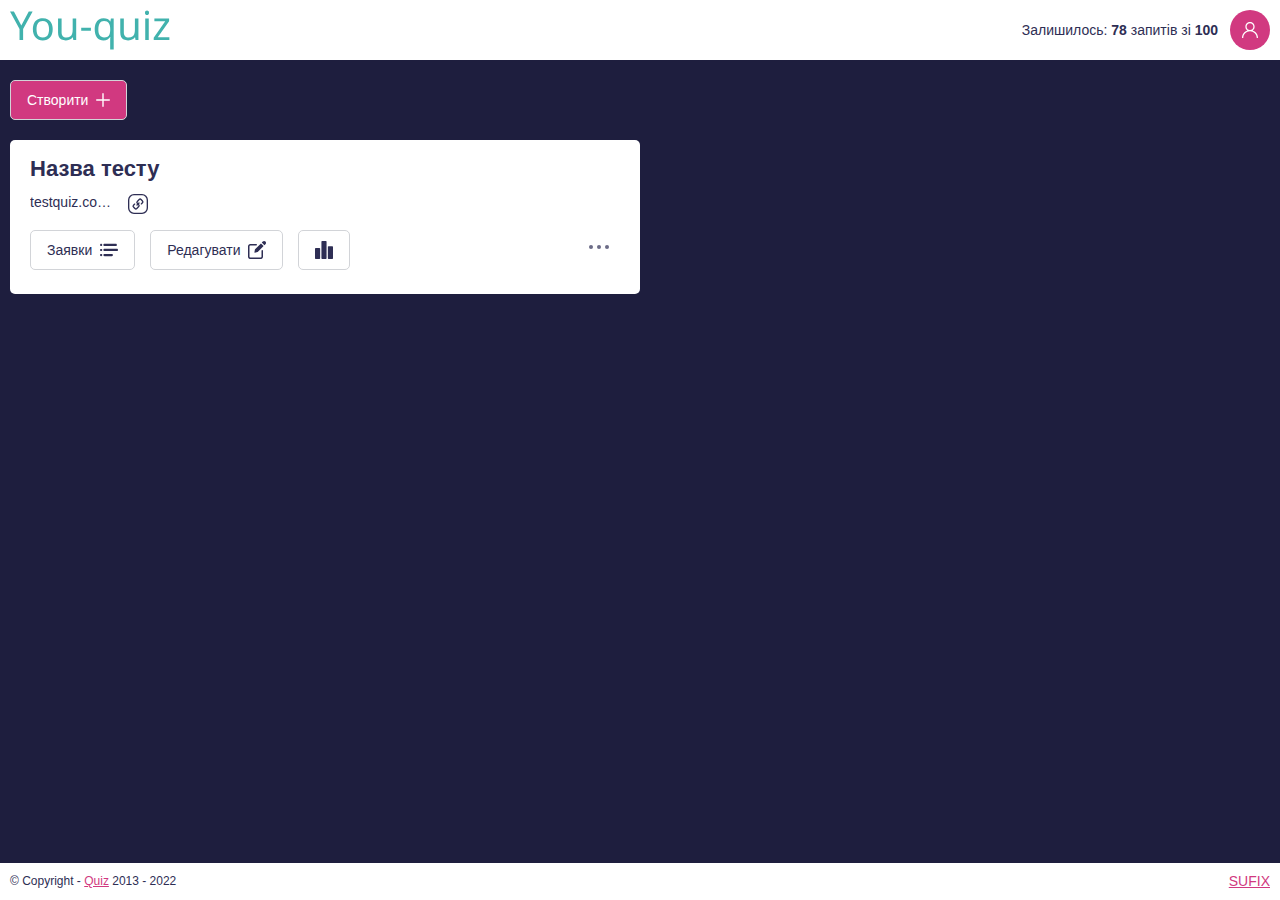
<file: src/index.html>
<!DOCTYPE html>
<html lang="en">
<head>
    <meta charset="UTF-8">
    <meta http-equiv="X-UA-Compatible" content="IE=edge">
    <meta name="viewport" content="width=device-width, initial-scale=1.0">
    <title>You-quiz</title>
    <link rel="stylesheet" href="./css/main.css">
    <link rel="stylesheet" href="./css/adaptive.css">
</head>
<body>
    <!--HEADER SITE-->
    <header class="header_site">
        <a href="/" class="header_logo">
            <img src="./images/logo.svg" alt="header_logo">
        </a>
        <div class="right_col">
            <span class="tariff">Залишилось: <b>78</b> запитів зі <b>100</b></span>
            <a href="#" class="user_btn"><svg class="icon"><use xlink:href="./images/sprite.svg#user"></use></svg></a>
        </div>
        <div class="header_menu">
            <div class="toggle_language">
                <a href="#" class="active">UA</a>
                <a href="#">EN</a>
            </div>
            <span class="tariff"><b>78</b> запитів зі <b>100</b></span>
            <ul class="menu_list">
                <li><a href="#">Головка сторінка</a></li>
                <li><a href="/">Мої квізи</a></li>
                <li><a href="#">Мої пройдені квізи</a></li>
                <li><a href="/cabinet.html">Реєстраційні дані</a></li>
                <li><a href="#">Оплата та баланс</a></li>
                <li><a href="#">Допомога</a></li>
            </ul>
            <div class="social_list">
                <a href="#"><svg class="icon"><use xlink:href="./images/sprite.svg#facebook"></use></svg></a>
                <a href="#"><svg class="icon"><use xlink:href="./images/sprite.svg#instagram"></use></svg></a>
            </div>
            <a href="#" class="logout"><svg class="icon"><use xlink:href="./images/sprite.svg#logout"></use></svg>Вийти</a>
        </div>
    </header>
    <main>
        <!--QUIZ LIST-->
        <section class="quiz_list">
            <a href="#" class="btn btn_fill quiz_list-add">Створити<svg class="icon"><use xlink:href="./images/sprite.svg#plus"></use></svg></a>
            <ul>
                <li>
                    <span class="box_title">Назва тесту</span>
                    <div class="quiz_list-link">
                        <a href="#" class="to_quiz" target="_blank">testquiz.com.ua</a><a href="#" class="copy_quiz"><svg class="icon"><use xlink:href="./images/sprite.svg#copy_link"></use></svg></a>
                    </div>
                    <div class="quiz_list-bottom">
                        <div class="quiz_list-btns">
                            <a href="#" class="btn"><span>Заявки</span><svg class="icon"><use xlink:href="./images/sprite.svg#list"></use></svg></a>
                            <a href="edit-quiz.html" class="btn"><span>Редагувати</span><svg class="icon"><use xlink:href="./images/sprite.svg#edit"></use></svg></a>
                            <a href="#" class="btn"><svg class="icon"><use xlink:href="./images/sprite.svg#statistics"></use></svg></a>
                        </div>
                        <a href="#" class="quiz_list-more"><svg class="icon"><use xlink:href="./images/sprite.svg#more"></use></svg></a>
                    </div>
                    <div class="quiz_list-control">
                        <a href="#"><svg class="icon"><use xlink:href="./images/sprite.svg#copy"></use></svg>Зробити копію</a>
                        <a href="#"><svg class="icon"><use xlink:href="./images/sprite.svg#trash"></use></svg>Видалити</a>
                    </div>
                </li>
            </ul>
        </section>

        <div class="shadow hidden">close</div>
    </main>
    <!--FOOTER SITE-->
    <footer class="footer_site">
        <div class="bottom_info">
            <span class="copyright">© Copyright - <a href="#">Quiz</a> 2013 - 2022</span>
        </div>
        <span class="confident"><a href="https://websufix.com">SUFIX</a></span>
    </footer>
    <div class="styleguide hidden" style="display: flex; flex-direction: column;">
        <h1>hello world</h1>
        <span class="main_title">hello world</span>
        <h2>hello world</h2>
        <span class="sub-main_title">hello world</span>
        <h3>hello world</h3>
        <span class="item_title">hello world</span>
        <h4>hello world</h4>
        <span class="box_title">hello world</span>
        <h5>hello world</h5>
        <span class="small_title">hello world</span>
        <p>Lorem ipsum dolor sit amet, consectetur adipisicing elit. Ad adipisci alias deleniti eos excepturi nisi perferendis, perspiciatis provident quia vitae.</p>
        <input type="text" placeholder="name">
        <a href="#" class="btn">click me</a>
        <a href="#">link linkl</a>
    </div>
    <script src="./js/jquery.min.js"></script>
    <script src="./js/index.js"></script>
</body>
</html>
</file>
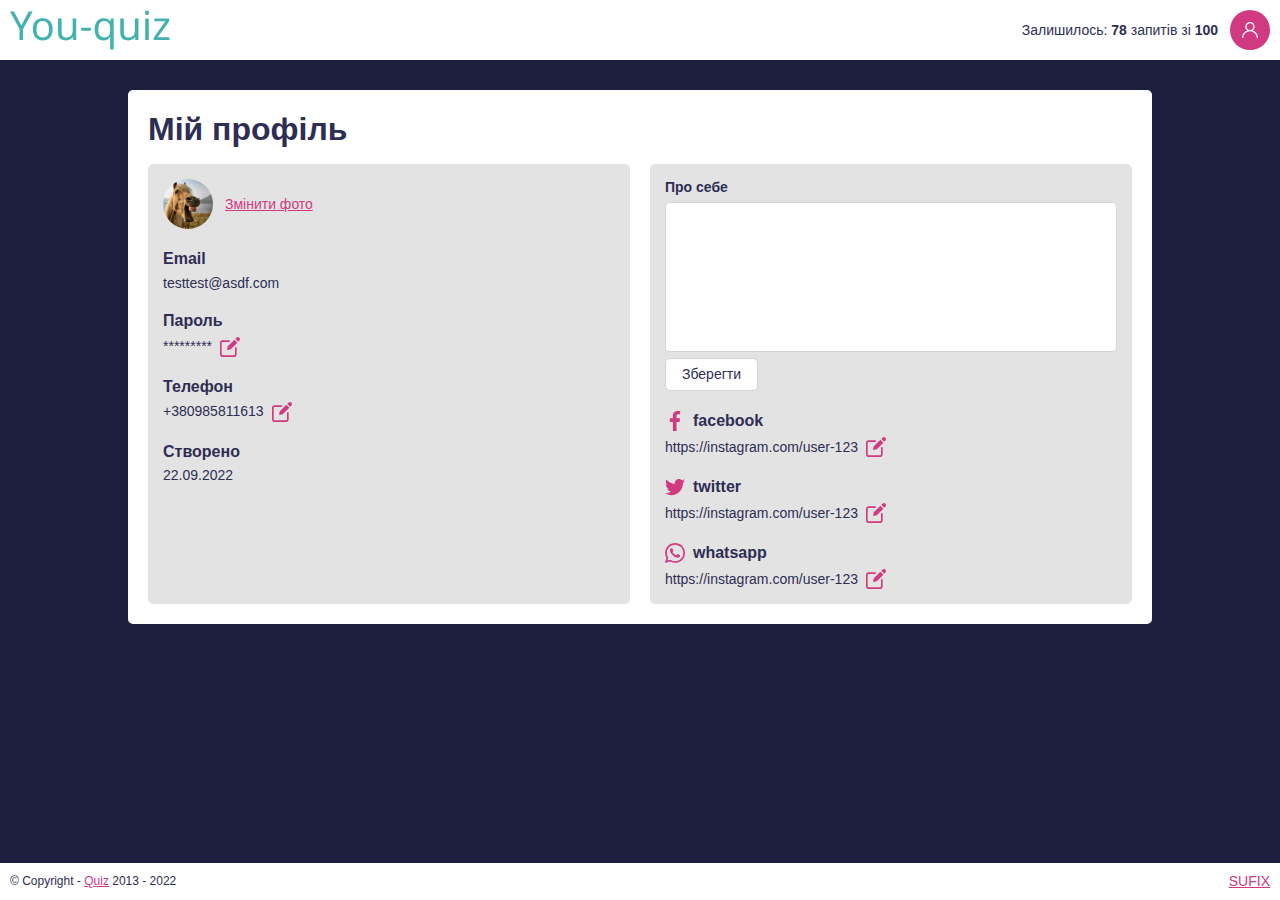
<file: src/cabinet.html>
<!DOCTYPE html>
<html lang="en">
<head>
    <meta charset="UTF-8">
    <meta http-equiv="X-UA-Compatible" content="IE=edge">
    <meta name="viewport" content="width=device-width, initial-scale=1.0">
    <title>You-quiz</title>
    <link rel="stylesheet" href="./css/main.css">
    <link rel="stylesheet" href="./css/adaptive.css">
</head>
<body>
<!--HEADER SITE-->
<header class="header_site">
    <a href="/" class="header_logo">
        <img src="./images/logo.svg" alt="header_logo">
    </a>
    <div class="right_col">
        <span class="tariff">Залишилось: <b>78</b> запитів зі <b>100</b></span>
        <a href="#" class="user_btn"><svg class="icon"><use xlink:href="./images/sprite.svg#user"></use></svg></a>
    </div>
    <div class="header_menu">
        <div class="toggle_language">
            <a href="#" class="active">UA</a>
            <a href="#">EN</a>
        </div>
        <span class="tariff"><b>78</b> запитів зі <b>100</b></span>
        <ul class="menu_list">
            <li><a href="#">Головка сторінка</a></li>
            <li><a href="/">Мої квізи</a></li>
            <li><a href="#">Мої пройдені квізи</a></li>
            <li><a href="/cabinet.html">Реєстраційні дані</a></li>
            <li><a href="#">Оплата та баланс</a></li>
            <li><a href="#">Допомога</a></li>
        </ul>
        <div class="social_list">
            <a href="#"><svg class="icon"><use xlink:href="./images/sprite.svg#facebook"></use></svg></a>
            <a href="#"><svg class="icon"><use xlink:href="./images/sprite.svg#instagram"></use></svg></a>
        </div>
        <a href="#" class="logout"><svg class="icon"><use xlink:href="./images/sprite.svg#logout"></use></svg>Вийти</a>
    </div>
</header>
<main>
    <!--CABINET-->
    <section class="cabinet">
        <div class="centre">
            <span class="item_title">Мій профіль</span>
            <div class="cabinet_inner">
                <div class="col-1">
                    <div class="change_photo">
                        <div class="photo"><img src="./images/user-img.png" width="50" height="50"></div>
                        <div class="upload_photo">
                            <a href="#" class="btn_upload">Змінити фото</a>
                        </div>
                    </div>
                    <div class="user_setting">
                        <b class="small_title">Email</b>
                        <div class="setting_info"><span>testtest@asdf.com</span></div>
                    </div>
                    <div class="user_setting">
                        <b class="small_title">Пароль</b>
                        <div class="setting_info"><a href="#" class="change_btn"><svg class="icon"><use xlink:href="./images/sprite.svg#edit"></use></svg>change</a><span>*********</span></div>
                        <div class="change_setting">
                            <input type="text">
                            <button class="btn btn_fill">Змінити</button>
                            <a href="#" class="close_change"><svg class="icon"><use xlink:href="./images/sprite.svg#close"></use></svg>close</a>
                        </div>
                    </div>
                    <div class="user_setting">
                        <b class="small_title">Телефон</b>
                        <div class="setting_info"><a href="#" class="change_btn"><svg class="icon"><use xlink:href="./images/sprite.svg#edit"></use></svg>change</a><span>+380985811613</span></div>
                        <div class="change_setting">
                            <input type="text">
                            <button class="btn btn_fill">Змінити</button>
                            <a href="#" class="close_change"><svg class="icon"><use xlink:href="./images/sprite.svg#close"></use></svg>close</a>
                        </div>
                    </div>
                    <div class="user_setting">
                        <b class="small_title">Створено</b>
                        <div class="setting_info"><span>22.09.2022</span></div>
                    </div>
                </div>
                <div class="col-2">
                    <label class="info_author">
                        <span>Про себе</span>
                        <textarea></textarea>
                        <a href="#" class="btn">Зберегти</a>
                    </label>
                    <div class="user_setting">
                        <b class="small_title"><svg class="icon"><use xlink:href="./images/sprite.svg#facebook"></use></svg>facebook</b>
                        <div class="setting_info">
                            <span>https://instagram.com/user-123</span>
                            <a href="#" class="change_btn"><svg class="icon"><use xlink:href="./images/sprite.svg#edit"></use></svg></a>
                        </div>
                        <div class="change_setting">
                            <input type="text">
                            <button class="btn btn_fill">Змінити</button>
                            <a href="#" class="close_change"><svg class="icon"><use xlink:href="./images/sprite.svg#close"></use></svg>close</a>
                        </div>
                    </div>
                    <div class="user_setting">
                        <b class="small_title"><svg class="icon"><use xlink:href="./images/sprite.svg#twitter"></use></svg>twitter</b>
                        <div class="setting_info">
                            <span>https://instagram.com/user-123</span>
                            <a href="#" class="change_btn"><svg class="icon"><use xlink:href="./images/sprite.svg#edit"></use></svg></a>
                        </div>
                        <div class="change_setting">
                            <input type="text">
                            <button class="btn btn_fill">Змінити</button>
                            <a href="#" class="close_change"><svg class="icon"><use xlink:href="./images/sprite.svg#close"></use></svg>close</a>
                        </div>
                    </div>
                    <div class="user_setting">
                        <b class="small_title"><svg class="icon"><use xlink:href="./images/sprite.svg#whatsapp"></use></svg>whatsapp</b>
                        <div class="setting_info">
                            <span>https://instagram.com/user-123</span>
                            <a href="#" class="change_btn"><svg class="icon"><use xlink:href="./images/sprite.svg#edit"></use></svg></a>
                        </div>
                        <div class="change_setting">
                            <input type="text">
                            <button class="btn btn_fill">Змінити</button>
                            <a href="#" class="close_change"><svg class="icon"><use xlink:href="./images/sprite.svg#close"></use></svg>close</a>
                        </div>
                    </div>
                </div>
            </div>
        </div>
    </section>

    <div class="shadow hidden">close</div>
</main>
<!--FOOTER SITE-->
<footer class="footer_site">
    <div class="bottom_info">
        <span class="copyright">© Copyright - <a href="#">Quiz</a> 2013 - 2022</span>
    </div>
    <span class="confident"><a href="https://websufix.com">SUFIX</a></span>
</footer>
<div class="styleguide hidden" style="display: flex; flex-direction: column;">
    <h1>hello world</h1>
    <span class="main_title">hello world</span>
    <h2>hello world</h2>
    <span class="sub-main_title">hello world</span>
    <h3>hello world</h3>
    <span class="item_title">hello world</span>
    <h4>hello world</h4>
    <span class="small_title">hello world</span>
    <h5>hello world</h5>
    <span class="small_title">hello world</span>
    <p>Lorem ipsum dolor sit amet, consectetur adipisicing elit. Ad adipisci alias deleniti eos excepturi nisi perferendis, perspiciatis provident quia vitae.</p>
    <input type="text" placeholder="name">
    <a href="#" class="btn">click me</a>
    <a href="#">link linkl</a>
</div>
<script src="./js/jquery.min.js"></script>
<script src="./js/index.js"></script>
</body>
</html>
</file>
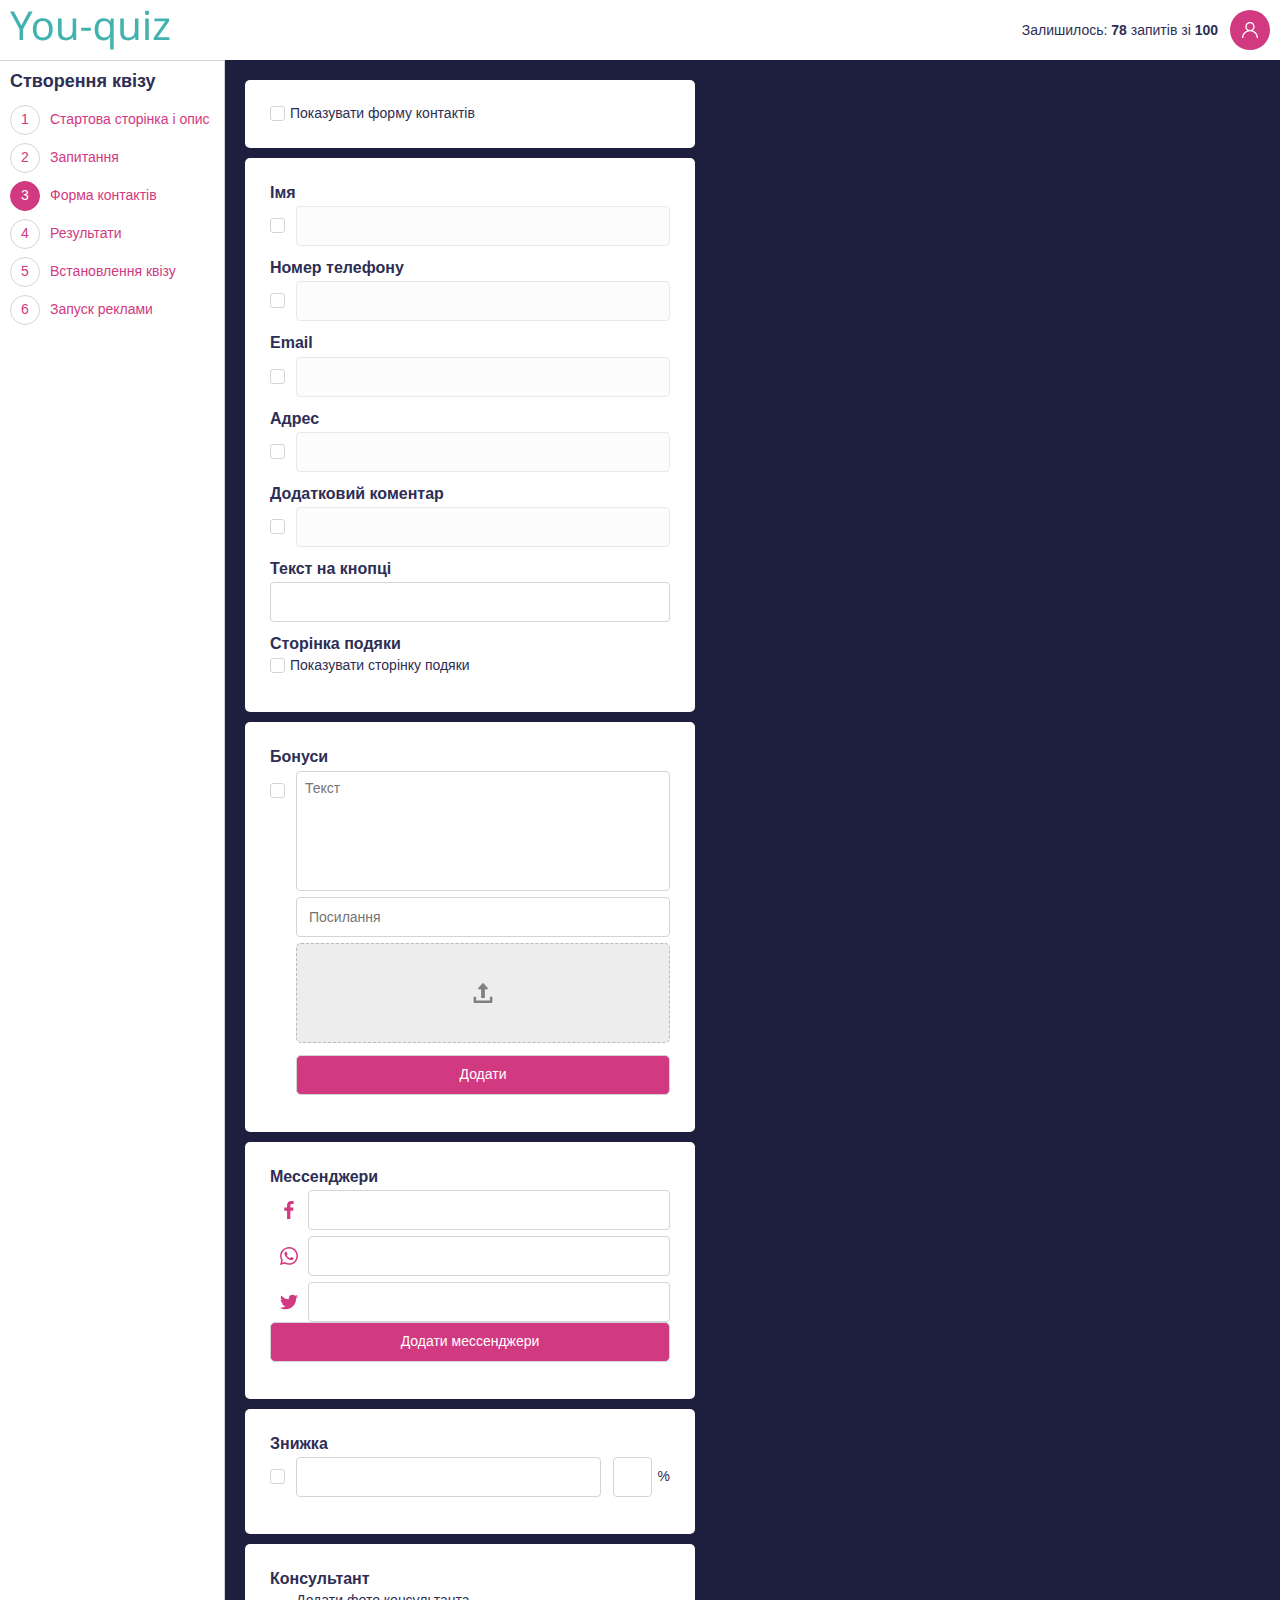
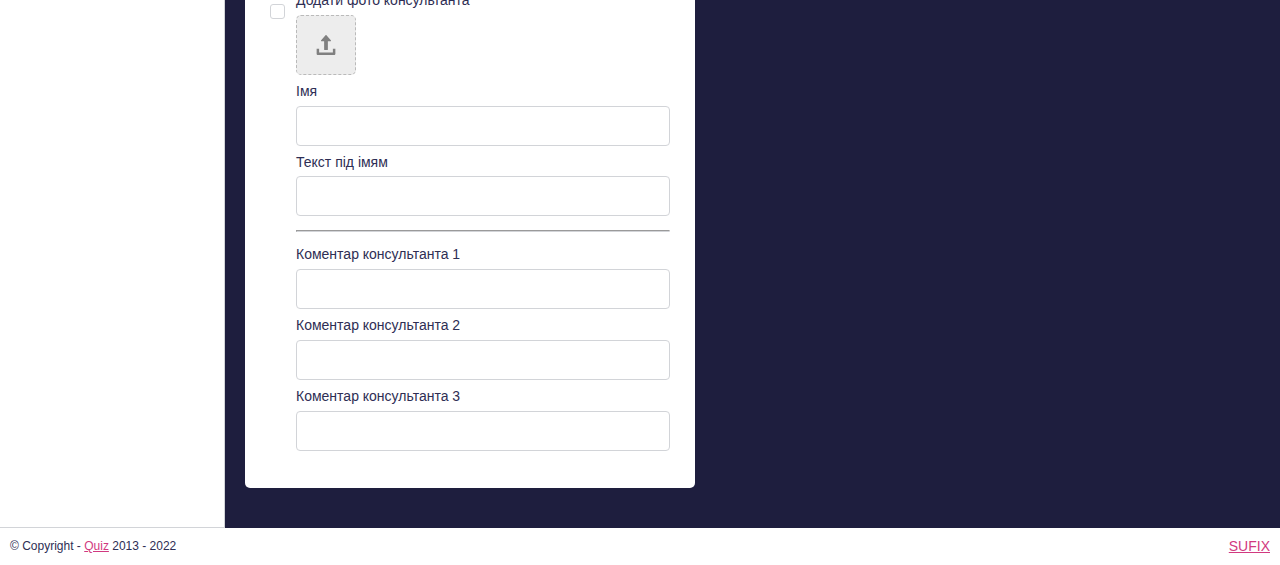
<file: src/edit-form.html>
<!DOCTYPE html>
<html lang="en">
<head>
    <meta charset="UTF-8">
    <meta http-equiv="X-UA-Compatible" content="IE=edge">
    <meta name="viewport" content="width=device-width, initial-scale=1.0">
    <title>You-quiz</title>
    <link rel="stylesheet" href="./css/main.css">
    <link rel="stylesheet" href="./css/adaptive.css">
</head>
<body>
<!--HEADER SITE-->
<header class="header_site">
    <a href="/" class="header_logo">
        <img src="./images/logo.svg" alt="header_logo">
    </a>
    <div class="right_col">
        <span class="tariff">Залишилось: <b>78</b> запитів зі <b>100</b></span>
        <a href="#" class="user_btn"><svg class="icon"><use xlink:href="./images/sprite.svg#user"></use></svg></a>
    </div>
    <div class="header_menu">
        <div class="toggle_language">
            <a href="#" class="active">UA</a>
            <a href="#">EN</a>
        </div>
        <span class="tariff"><b>78</b> запитів зі <b>100</b></span>
        <ul class="menu_list">
            <li><a href="#">Головка сторінка</a></li>
            <li><a href="/">Мої квізи</a></li>
            <li><a href="#">Мої пройдені квізи</a></li>
            <li><a href="/cabinet.html">Реєстраційні дані</a></li>
            <li><a href="#">Оплата та баланс</a></li>
            <li><a href="#">Допомога</a></li>
        </ul>
        <div class="social_list">
            <a href="#"><svg class="icon"><use xlink:href="./images/sprite.svg#facebook"></use></svg></a>
            <a href="#"><svg class="icon"><use xlink:href="./images/sprite.svg#instagram"></use></svg></a>
        </div>
        <a href="#" class="logout"><svg class="icon"><use xlink:href="./images/sprite.svg#logout"></use></svg>Вийти</a>
    </div>
</header>
<main>
    <!--EDIT QUIZ-->
    <section class="edit_quiz">
        <aside class="menu_quiz">
            <a href="#" class="close-menu_quiz"><svg class="icon"><use xlink:href="./images/sprite.svg#close"></use></svg></a>
            <b class="quiz_title-menu">Створення квізу</b>
            <ul class="menu_quiz-list">
                <li><a href="#"><b>1</b><span>Стартова сторінка і опис</span></a></li>
                <li><a href="./question.html"><b>2</b><span>Запитання</span></a></li>
                <li><a href="#" class="active"><b>3</b><span>Форма контактів</span></a></li>
                <li><a href="#"><b>4</b><span>Результати</span></a></li>
                <li><a href="#"><b>5</b><span>Встановлення квізу</span></a></li>
                <li><a href="#"><b>6</b><span>Запуск реклами</span></a></li>
            </ul>
        </aside>
        <div class="quiz_content">
            <a href="#" class="open-menu_quiz">open menu<svg class="icon"><use xlink:href="./images/sprite.svg#menu"></use></svg></a>
            <div class="edit_form">
                <label class="allow_input-box show-edit_from">
                    <input type="checkbox">
                    <span>Показувати форму контактів</span>
                </label>
            </div>
            <div class="edit_form">
                <div class="text_box">
                    <b class="small_title">Імя</b>
                    <div class="form_row">
                        <label class="allow_input-box">
                            <input type="checkbox">
                            <span></span>
                        </label>
                        <div class="form_row-inner">
                            <input type="text" class="allow_input" disabled>
                        </div>
                    </div>
                </div>
                <div class="text_box">
                    <b class="small_title">Номер телефону</b>
                    <div class="form_row">
                        <label class="allow_input-box">
                            <input type="checkbox">
                            <span></span>
                        </label>
                        <div class="form_row-inner">
                            <input type="tel" class="allow_input" disabled>
                        </div>
                    </div>
                </div>
                <div class="text_box">
                    <b class="small_title">Email</b>
                    <div class="form_row">
                        <label class="allow_input-box">
                            <input type="checkbox">
                            <span></span>
                        </label>
                        <div class="form_row-inner">
                            <input type="email" class="allow_input" disabled>
                        </div>
                    </div>
                </div>
                <div class="text_box">
                    <b class="small_title">Адрес</b>
                    <div class="form_row">
                        <label class="allow_input-box">
                            <input type="checkbox">
                            <span></span>
                        </label>
                        <div class="form_row-inner">
                            <input type="text" class="allow_input" disabled>
                        </div>
                    </div>
                </div>
                <div class="text_box">
                    <b class="small_title">Додатковий коментар</b>
                    <div class="form_row">
                        <label class="allow_input-box">
                            <input type="checkbox">
                            <span></span>
                        </label>
                        <div class="form_row-inner">
                            <input type="text" class="allow_input" disabled>
                        </div>
                    </div>
                </div>
                <div class="text_box">
                    <b class="small_title">Текст на кнопці</b>
                    <input type="text" class="allow_input">
                </div>
                <div class="text_box">
                    <b class="small_title">Сторінка подяки</b>
                    <label class="allow_input-box">
                        <input type="checkbox">
                        <span>Показувати сторінку подяки</span>
                    </label>
                </div>
            </div>
            <div class="edit_form">
                <div class="text_box">
                    <b class="small_title">Бонуси</b>
                    <div class="form_row">
                        <label class="allow_input-box">
                            <input type="checkbox">
                            <span></span>
                        </label>
                        <div class="form_row-inner">
                            <div class="add_bonus">
                                <textarea placeholder="Текст"></textarea>
                                <input type="text" placeholder="Посилання">
                                <div class="select_picture">
                                    <div class="select_place"><svg class="icon"><use xlink:href="./images/sprite.svg#upload"></use></svg></div>
                                    <!--<img src="./images/start-page-desk.png">-->
                                    <a href="#" class="delete_picture"><svg class="icon"><use xlink:href="./images/sprite.svg#trash"></use></svg></a>
                                </div>
                                <a href="#" class="btn btn_fill">Додати</a>
                            </div>
                        </div>
                    </div>
                </div>
            </div>
            <div class="edit_form">
                <div class="text_box">
                    <b class="small_title">Мессенджери</b>
                    <div class="messenger_box">
                        <svg class="icon"><use xlink:href="./images/sprite.svg#facebook"></use></svg>
                        <input type="text" class="allow_input">
                    </div>
                    <div class="messenger_box">
                        <svg class="icon"><use xlink:href="./images/sprite.svg#whatsapp"></use></svg>
                        <input type="text" class="allow_input">
                    </div>
                    <div class="messenger_box">
                        <svg class="icon"><use xlink:href="./images/sprite.svg#twitter"></use></svg>
                        <input type="text" class="allow_input">
                    </div>
                    <a href="#" class="btn btn_fill">Додати мессенджери</a>
                </div>
            </div>
            <div class="edit_form">
                <div class="text_box">
                    <b class="small_title">Знижка</b>
                    <div class="form_row">
                        <label class="allow_input-box">
                            <input type="checkbox">
                            <span></span>
                        </label>
                        <div class="form_row-inner">
                            <div class="sale_box">
                                <input type="text" >
                                <input type="text" class="sale_number">
                                <span>%</span>
                            </div>
                        </div>
                    </div>
                </div>
            </div>
            <div class="edit_form">
                <div class="text_box">
                    <b class="small_title">Консультант</b>
                    <div class="form_row">
                        <label class="allow_input-box">
                            <input type="checkbox">
                            <span></span>
                        </label>
                        <div class="form_row-inner">
                            <span class="sub_item-text">Додати фото консультанта</span>
                            <div class="select_picture add_consultant-photo">
                                <div class="select_place"><svg class="icon"><use xlink:href="./images/sprite.svg#upload"></use></svg></div>
                                <!--<img src="./images/start-page-desk.png">-->
                                <a href="#" class="delete_picture"><svg class="icon"><use xlink:href="./images/sprite.svg#trash"></use></svg></a>
                            </div>
                            <span class="sub_item-text">Імя</span>
                            <input type="text">
                            <span class="sub_item-text">Текст під імям</span>
                            <input type="text">
                            <hr>
                            <ul class="consultant_list">
                                <li>
                                    <span class="sub_item-text">Коментар консультанта 1</span>
                                    <input type="text">
                                </li>
                                <li>
                                    <span class="sub_item-text">Коментар консультанта 2</span>
                                    <input type="text">
                                </li>
                                <li>
                                    <span class="sub_item-text">Коментар консультанта 3</span>
                                    <input type="text">
                                </li>
                            </ul>
                        </div>
                    </div>
                </div>
            </div>
        </div>
    </section>

    <div class="shadow hidden">close</div>
</main>
<!--FOOTER SITE-->
<footer class="footer_site">
    <div class="bottom_info">
        <span class="copyright">© Copyright - <a href="#">Quiz</a> 2013 - 2022</span>
    </div>
    <span class="confident"><a href="https://websufix.com">SUFIX</a></span>
</footer>
<div class="styleguide hidden" style="display: flex; flex-direction: column;">
    <h1>hello world</h1>
    <span class="main_title">hello world</span>
    <h2>hello world</h2>
    <span class="sub-main_title">hello world</span>
    <h3>hello world</h3>
    <span class="item_title">hello world</span>
    <h4>hello world</h4>
    <span class="box_title">hello world</span>
    <h5>hello world</h5>
    <span class="small_title">hello world</span>
    <p>Lorem ipsum dolor sit amet, consectetur adipisicing elit. Ad adipisci alias deleniti eos excepturi nisi perferendis, perspiciatis provident quia vitae.</p>
    <input type="text" placeholder="name">
    <a href="#" class="btn">click me</a>
    <a href="#">link linkl</a>
</div>
<script src="./js/jquery.min.js"></script>
<script src="./js/index.js"></script>
</body>
</html>
</file>
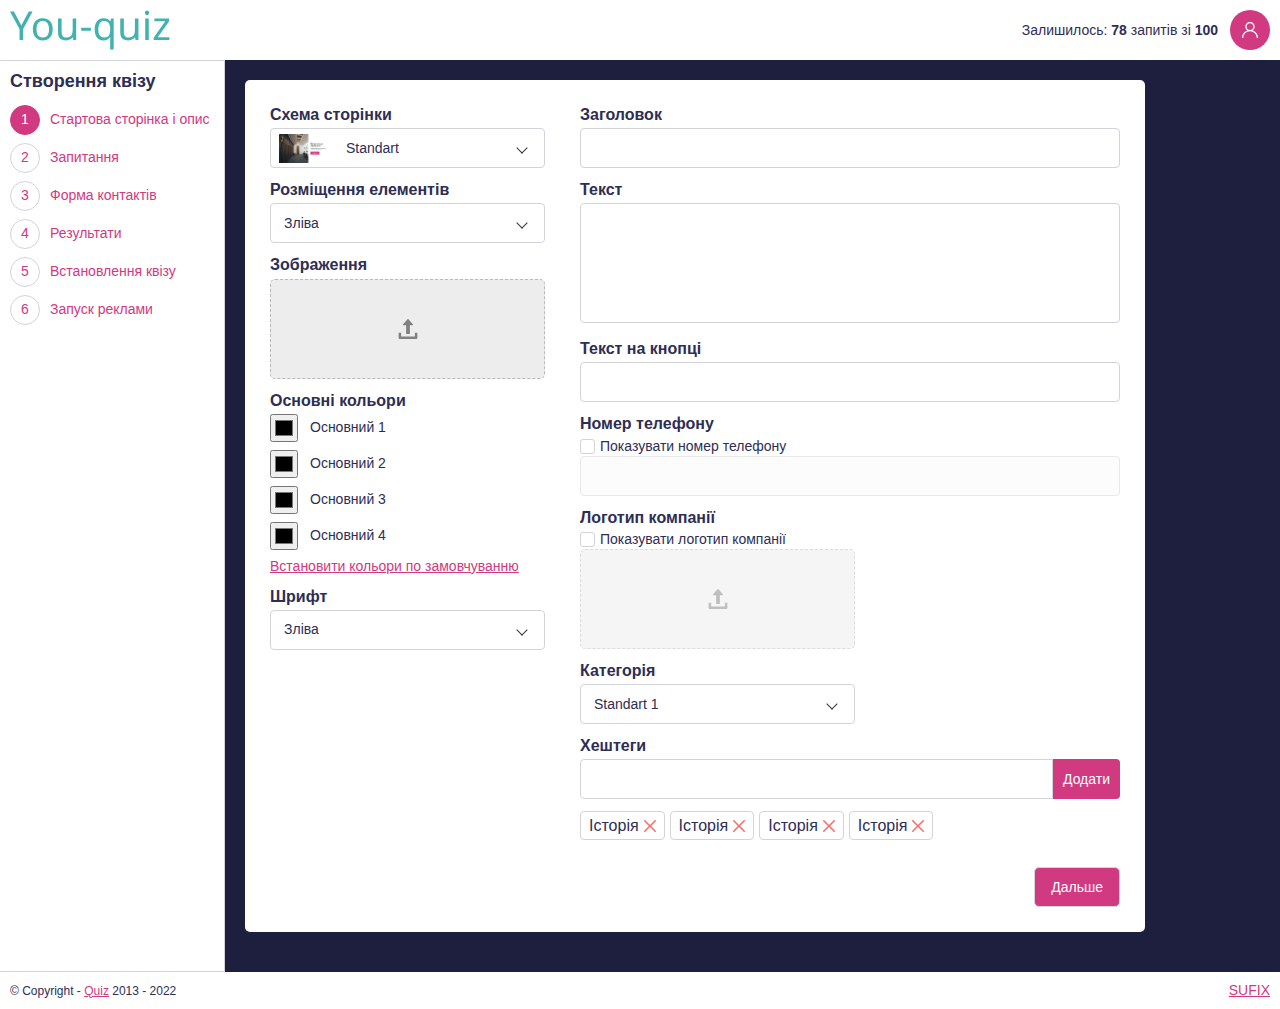
<file: src/edit-quiz.html>
<!DOCTYPE html>
<html lang="en">
<head>
    <meta charset="UTF-8">
    <meta http-equiv="X-UA-Compatible" content="IE=edge">
    <meta name="viewport" content="width=device-width, initial-scale=1.0">
    <title>You-quiz</title>
    <link rel="stylesheet" href="./css/main.css">
    <link rel="stylesheet" href="./css/adaptive.css">
</head>
<body>
<!--HEADER SITE-->
<header class="header_site">
    <a href="/" class="header_logo">
        <img src="./images/logo.svg" alt="header_logo">
    </a>
    <div class="right_col">
        <span class="tariff">Залишилось: <b>78</b> запитів зі <b>100</b></span>
        <a href="#" class="user_btn"><svg class="icon"><use xlink:href="./images/sprite.svg#user"></use></svg></a>
    </div>
    <div class="header_menu">
        <div class="toggle_language">
            <a href="#" class="active">UA</a>
            <a href="#">EN</a>
        </div>
        <span class="tariff"><b>78</b> запитів зі <b>100</b></span>
        <ul class="menu_list">
            <li><a href="#">Головка сторінка</a></li>
            <li><a href="/">Мої квізи</a></li>
            <li><a href="#">Мої пройдені квізи</a></li>
            <li><a href="/cabinet.html">Реєстраційні дані</a></li>
            <li><a href="#">Оплата та баланс</a></li>
            <li><a href="#">Допомога</a></li>
        </ul>
        <div class="social_list">
            <a href="#"><svg class="icon"><use xlink:href="./images/sprite.svg#facebook"></use></svg></a>
            <a href="#"><svg class="icon"><use xlink:href="./images/sprite.svg#instagram"></use></svg></a>
        </div>
        <a href="#" class="logout"><svg class="icon"><use xlink:href="./images/sprite.svg#logout"></use></svg>Вийти</a>
    </div>
</header>
<main>
    <!--EDIT QUIZ-->
    <section class="edit_quiz">
        <aside class="menu_quiz">
            <a href="#" class="close-menu_quiz"><svg class="icon"><use xlink:href="./images/sprite.svg#close"></use></svg></a>
            <b class="quiz_title-menu">Створення квізу</b>
            <ul class="menu_quiz-list">
                <li><a href="#" class="active"><b>1</b><span>Стартова сторінка і опис</span></a></li>
                <li><a href="./question.html"><b>2</b><span>Запитання</span></a></li>
                <li><a href="#"><b>3</b><span>Форма контактів</span></a></li>
                <li><a href="#"><b>4</b><span>Результати</span></a></li>
                <li><a href="#"><b>5</b><span>Встановлення квізу</span></a></li>
                <li><a href="#"><b>6</b><span>Запуск реклами</span></a></li>
            </ul>
        </aside>
        <div class="quiz_content">
            <a href="#" class="open-menu_quiz">open menu<svg class="icon"><use xlink:href="./images/sprite.svg#menu"></use></svg></a>
            <div class="first_page">
                <div class="col-1">
                    <b class="small_title">Схема сторінки</b>
                    <div class="dropdown select_dropdown">
                        <div class="overflow"><img src="./images/standart.png"><span>Standart</span><button type="button" class="drop_arrow"></button></div>
                        <ul style="display: none">
                            <li>
                                <a href="#">
                                    <img src="./images/standart.png">
                                    <span>Фото з боку</span>
                                </a>
                            </li>
                            <li>
                                <a href="#">
                                    <img src="./images/standart.png">
                                    <span>Фото на весь фон</span>
                                </a>
                            </li>
                        </ul>
                    </div>
                    <b class="small_title">Розміщення елементів</b>
                    <div class="dropdown position_dropdown">
                        <div class="overflow"><span>Зліва</span><button type="button" class="drop_arrow"></button></div>
                        <ul style="display: none">
                            <li>
                                <a href="#">Зліва</a>
                            </li>
                            <li>
                                <a href="#">Посередині</a>
                            </li>
                            <li>
                                <a href="#">Справа</a>
                            </li>
                        </ul>
                    </div>
                    <b class="small_title">Зображення</b>
                    <div class="select_picture">
                        <div class="select_place"><svg class="icon"><use xlink:href="./images/sprite.svg#upload"></use></svg></div>
                        <!--<img src="./images/start-page-desk.png">-->
                        <a href="#" class="delete_picture"><svg class="icon"><use xlink:href="./images/sprite.svg#trash"></use></svg></a>
                    </div>
                    <b class="small_title">Основні кольори</b>
                    <ul class="color_list">
                        <li>
                            <input type="color">
                            <span>Основний 1</span>
                        </li>
                        <li>
                            <input type="color">
                            <span>Основний 2</span>
                        </li>
                        <li>
                            <input type="color">
                            <span>Основний 3</span>
                        </li>
                        <li>
                            <input type="color">
                            <span>Основний 4</span>
                        </li>
                        <li><a href="#">Встановити кольори по замовчуванню</a></li>
                    </ul>
                    <b class="small_title">Шрифт</b>
                    <div class="dropdown position_dropdown">
                        <div class="overflow"><span>Зліва</span><button type="button" class="drop_arrow"></button></div>
                        <ul style="display: none">
                            <li>
                                <a href="#">Шрифт 1</a>
                            </li>
                            <li>
                                <a href="#">Шрифт 2</a>
                            </li>
                            <li>
                                <a href="#">Шрифт 3</a>
                            </li>
                        </ul>
                    </div>

                </div>
                <div class="col-2">
                    <div class="text_box">
                        <b class="small_title">Заголовок</b>
                        <input type="text">
                    </div>
                    <div class="text_box">
                        <b class="small_title">Текст</b>
                        <textarea></textarea>
                    </div>
                    <div class="text_box">
                        <b class="small_title">Текст на кнопці</b>
                        <input type="text">
                    </div>
                    <div class="text_box">
                        <b class="small_title">Номер телефону</b>
                        <label class="allow_input-box">
                            <input type="checkbox">
                            <span>Показувати номер телефону</span>
                        </label>
                        <input type="tel" class="allow_input" disabled>
                    </div>
                    <div class="text_box">
                        <b class="small_title">Логотип компанії</b>
                        <label class="allow_input-box">
                            <input type="checkbox">
                            <span>Показувати логотип компанії</span>
                        </label>
                        <div class="select_picture not_active">
                            <div class="select_place"><svg class="icon"><use xlink:href="./images/sprite.svg#upload"></use></svg></div>
                            <!--<img src="./images/start-page-desk.png">-->
                            <a href="#" class="delete_picture"><svg class="icon"><use xlink:href="./images/sprite.svg#trash"></use></svg></a>
                        </div>
                    </div>
                    <div class="text_box">
                        <b class="small_title">Категорія</b>
                        <div class="dropdown category_dropdown">
                            <div class="overflow"><span>Standart 1</span><button type="button" class="drop_arrow"></button></div>
                            <ul style="display: none">
                                <li>
                                    <a href="#">Standart 2</a>
                                </li>
                                <li>
                                    <a href="#">Standart 3</a>
                                </li>
                            </ul>
                        </div>
                    </div>
                    <div class="hashtag_box">
                        <b class="small_title">Хештеги</b>
                        <div class="add_hashtag">
                            <input type="text">
                            <a href="#">Додати</a>
                        </div>
                        <ul>
                            <li><span>Історія</span><a href="#" class="del_hashtag">delete<svg class="icon"><use xlink:href="./images/sprite.svg#close"></use></svg></a></li>
                            <li><span>Історія</span><a href="#" class="del_hashtag">delete<svg class="icon"><use xlink:href="./images/sprite.svg#close"></use></svg></a></li>
                            <li><span>Історія</span><a href="#" class="del_hashtag">delete<svg class="icon"><use xlink:href="./images/sprite.svg#close"></use></svg></a></li>
                            <li><span>Історія</span><a href="#" class="del_hashtag">delete<svg class="icon"><use xlink:href="./images/sprite.svg#close"></use></svg></a></li>
                        </ul>
                    </div>
                    <a href="./question.html" class="btn btn_fill next_settings">Дальше</a>
                </div>
            </div>
        </div>
    </section>

    <div class="shadow hidden">close</div>
</main>
<!--FOOTER SITE-->
<footer class="footer_site">
    <div class="bottom_info">
        <span class="copyright">© Copyright - <a href="#">Quiz</a> 2013 - 2022</span>
    </div>
    <span class="confident"><a href="https://websufix.com">SUFIX</a></span>
</footer>
<div class="styleguide hidden" style="display: flex; flex-direction: column;">
    <h1>hello world</h1>
    <span class="main_title">hello world</span>
    <h2>hello world</h2>
    <span class="sub-main_title">hello world</span>
    <h3>hello world</h3>
    <span class="item_title">hello world</span>
    <h4>hello world</h4>
    <span class="box_title">hello world</span>
    <h5>hello world</h5>
    <span class="small_title">hello world</span>
    <p>Lorem ipsum dolor sit amet, consectetur adipisicing elit. Ad adipisci alias deleniti eos excepturi nisi perferendis, perspiciatis provident quia vitae.</p>
    <input type="text" placeholder="name">
    <a href="#" class="btn">click me</a>
    <a href="#">link linkl</a>
</div>
<script src="./js/jquery.min.js"></script>
<script src="./js/index.js"></script>
</body>
</html>
</file>
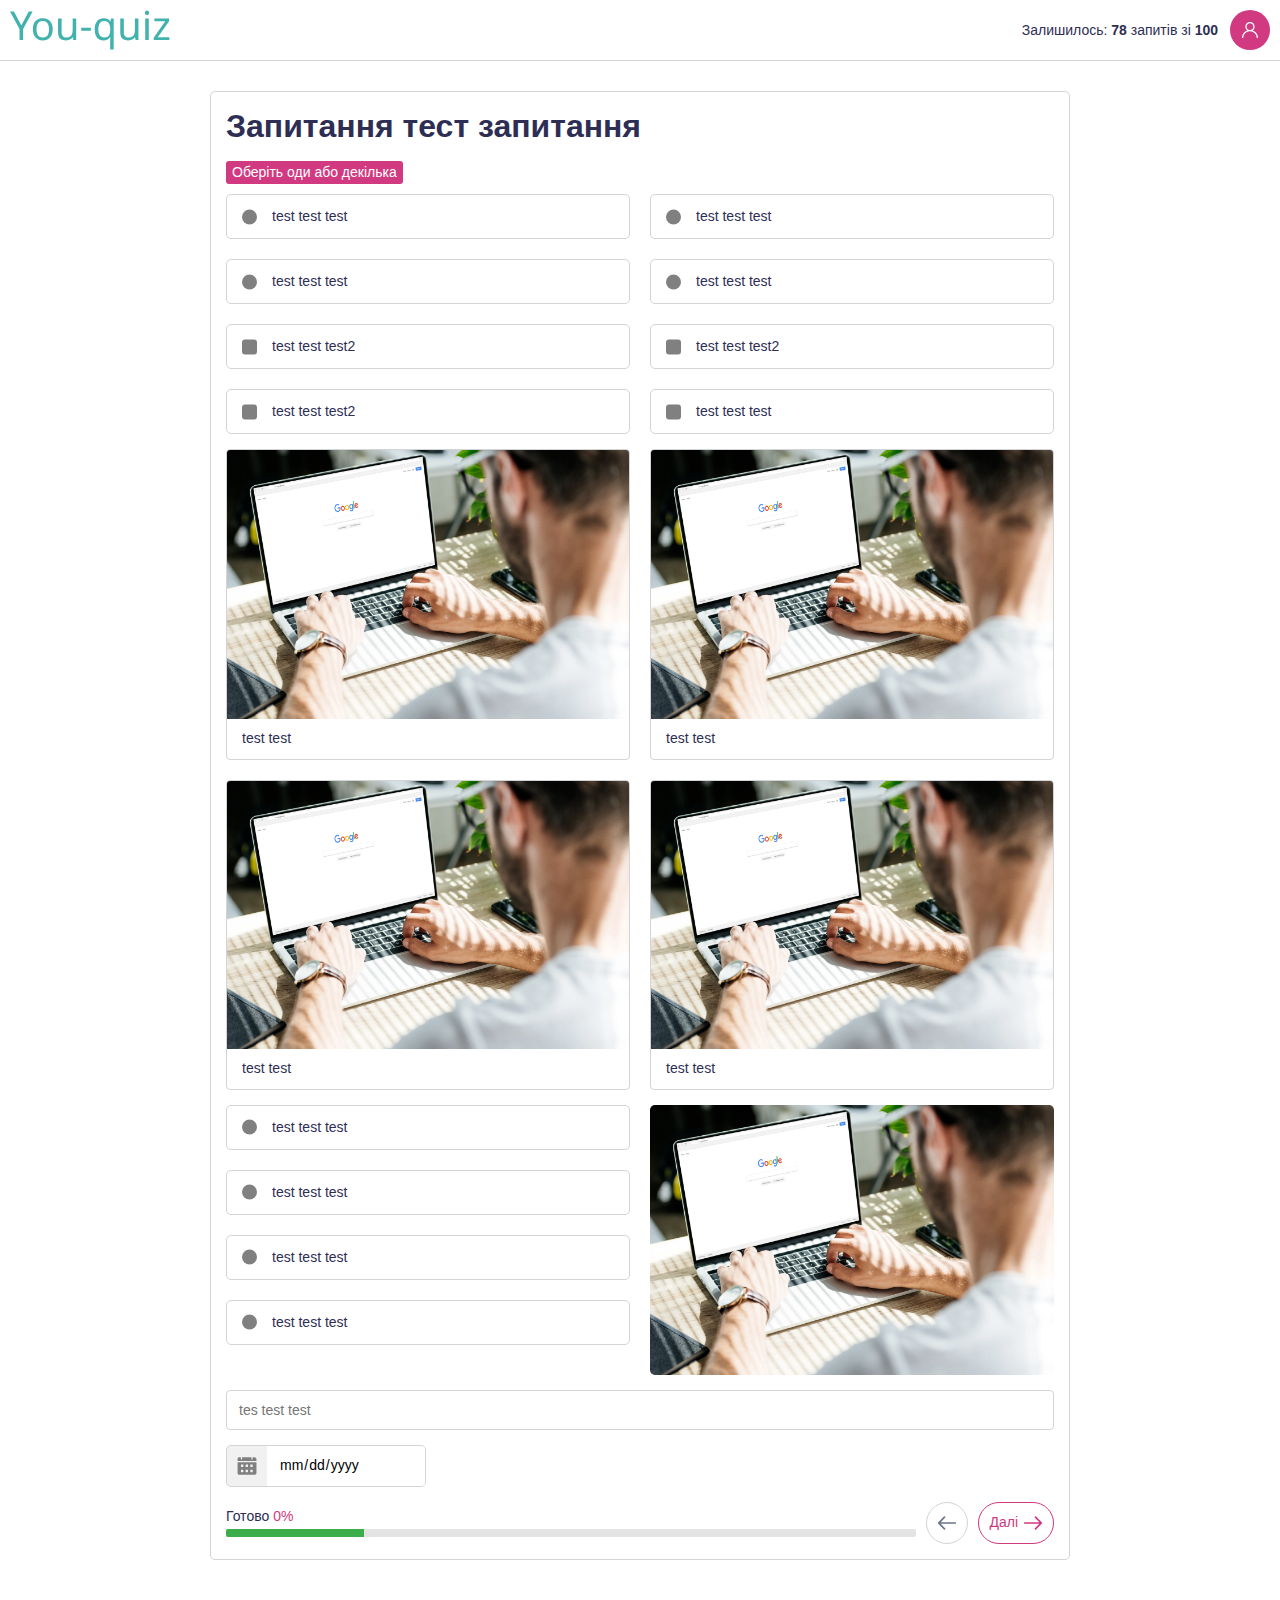
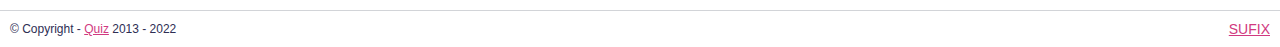
<file: src/form.html>
<!DOCTYPE html>
<html lang="en">
<head>
    <meta charset="UTF-8">
    <meta http-equiv="X-UA-Compatible" content="IE=edge">
    <meta name="viewport" content="width=device-width, initial-scale=1.0">
    <title>You-quiz</title>
    <link rel="stylesheet" href="./css/main.css">
    <link rel="stylesheet" href="./css/adaptive.css">
</head>
<body>
<!--HEADER SITE-->
<header class="header_site">
    <a href="/" class="header_logo">
        <img src="./images/logo.svg" alt="header_logo">
    </a>
    <div class="right_col">
        <span class="tariff">Залишилось: <b>78</b> запитів зі <b>100</b></span>
        <a href="#" class="user_btn"><svg class="icon"><use xlink:href="./images/sprite.svg#user"></use></svg></a>
    </div>
    <div class="header_menu">
        <div class="toggle_language">
            <a href="#" class="active">UA</a>
            <a href="#">EN</a>
        </div>
        <span class="tariff"><b>78</b> запитів зі <b>100</b></span>
        <ul class="menu_list">
            <li><a href="#">Головка сторінка</a></li>
            <li><a href="/">Мої квізи</a></li>
            <li><a href="#">Мої пройдені квізи</a></li>
            <li><a href="/cabinet.html">Реєстраційні дані</a></li>
            <li><a href="#">Оплата та баланс</a></li>
            <li><a href="#">Допомога</a></li>
        </ul>
        <div class="social_list">
            <a href="#"><svg class="icon"><use xlink:href="./images/sprite.svg#facebook"></use></svg></a>
            <a href="#"><svg class="icon"><use xlink:href="./images/sprite.svg#instagram"></use></svg></a>
        </div>
        <a href="#" class="logout"><svg class="icon"><use xlink:href="./images/sprite.svg#logout"></use></svg>Вийти</a>
    </div>
</header>
<main>
    <!--FORM QUIZ-->
    <section class="form_quiz">
        <div class="centre">
            <span class="item_title">Запитання тест запитання</span>
            <span class="form_quiz-text">Оберіть оди або декілька</span>
            <form>
                <div class="list_quiz">
                    <label>
                        <input type="radio" name="rb">
                        <div class="label_box">
                            test test test
                        </div>
                    </label>
                    <label>
                        <input type="radio" name="rb">
                        <div class="label_box">
                            test test test
                        </div>
                    </label>
                    <label>
                        <input type="radio" name="rb">
                        <div class="label_box">
                            test test test
                        </div>
                    </label>
                    <label>
                        <input type="radio" name="rb">
                        <div class="label_box">
                            test test test
                        </div>
                    </label>
                    <label>
                        <input type="checkbox">
                        <div class="label_box">
                            test test test2
                        </div>
                    </label>
                    <label>
                        <input type="checkbox">
                        <div class="label_box">
                            test test test2
                        </div>
                    </label>
                    <label>
                        <input type="checkbox">
                        <div class="label_box">
                            test test test2
                        </div>
                    </label>
                    <label>
                        <input type="checkbox">
                        <div class="label_box">
                            test test test
                        </div>
                    </label>
                </div>
                <div class="photo_quiz">
                    <label>
                        <input type="radio" name="rb1">
                        <picture class="label_box">
                            <img src="./images/start-page-desk.png" alt="quiz">
                            <figcaption>test test</figcaption>
                        </picture>
                    </label>
                    <label>
                        <input type="radio" name="rb1">
                        <picture class="label_box">
                            <img src="./images/start-page-desk.png" alt="quiz">
                            <figcaption>test test</figcaption>
                        </picture>
                    </label>
                    <label>
                        <input type="radio" name="rb1">
                        <picture class="label_box">
                            <img src="./images/start-page-desk.png" alt="quiz">
                            <figcaption>test test</figcaption>
                        </picture>
                    </label>
                    <label>
                        <input type="radio" name="rb1">
                        <picture class="label_box">
                            <img src="./images/start-page-desk.png" alt="quiz">
                            <figcaption>test test</figcaption>
                        </picture>
                    </label>
                </div>
                <div class="list-photo_quiz">
                    <div class="col-1">
                        <label>
                            <input type="radio" name="rb3">
                            <div class="label_box">
                                test test test
                            </div>
                        </label>
                        <label>
                            <input type="radio" name="rb3">
                            <div class="label_box">
                                test test test
                            </div>
                        </label>
                        <label>
                            <input type="radio" name="rb3">
                            <div class="label_box">
                                test test test
                            </div>
                        </label>
                        <label>
                            <input type="radio" name="rb3">
                            <div class="label_box">
                                test test test
                            </div>
                        </label>
                    </div>
                    <div class="col-2">
                        <img src="./images/start-page-desk.png" alt="quiz">
                    </div>
                </div>
                <div class="text-box_quiz">
                    <input type="text" placeholder="tes test test">
                </div>
                <div class="date_quiz">
                    <svg class="icon"><use xlink:href="./images/sprite.svg#date"></use></svg>
                    <input type="date">
                </div>
                <div class="quiz_panel">
                    <div class="quiz_progress-wrap">
                        <span>Готово <b>0%</b></span>
                        <div class="quiz_progress"><b style="width: 20%"></b></div>
                    </div>
                    <a href="#" class="prev_quiz"><svg class="icon"><use xlink:href="./images/sprite.svg#arrow"></use></svg></a>
                    <a href="#" class="prev_next">Далі<svg class="icon"><use xlink:href="./images/sprite.svg#arrow"></use></svg></a>
                </div>
            </form>
        </div>
    </section>

    <div class="shadow hidden">close</div>
</main>
<!--FOOTER SITE-->
<footer class="footer_site">
    <div class="bottom_info">
        <span class="copyright">© Copyright - <a href="#">Quiz</a> 2013 - 2022</span>
    </div>
    <span class="confident"><a href="https://websufix.com">SUFIX</a></span>
</footer>
<div class="styleguide hidden" style="display: flex; flex-direction: column;">
    <h1>hello world</h1>
    <span class="main_title">hello world</span>
    <h2>hello world</h2>
    <span class="sub-main_title">hello world</span>
    <h3>hello world</h3>
    <span class="item_title">hello world</span>
    <h4>hello world</h4>
    <span class="box_title">hello world</span>
    <h5>hello world</h5>
    <span class="small_title">hello world</span>
    <p>Lorem ipsum dolor sit amet, consectetur adipisicing elit. Ad adipisci alias deleniti eos excepturi nisi perferendis, perspiciatis provident quia vitae.</p>
    <input type="text" placeholder="name">
    <a href="#" class="btn">click me</a>
    <a href="#">link linkl</a>
</div>
<script src="./js/jquery.min.js"></script>
<script src="./js/index.js"></script>
</body>
</html>
</file>
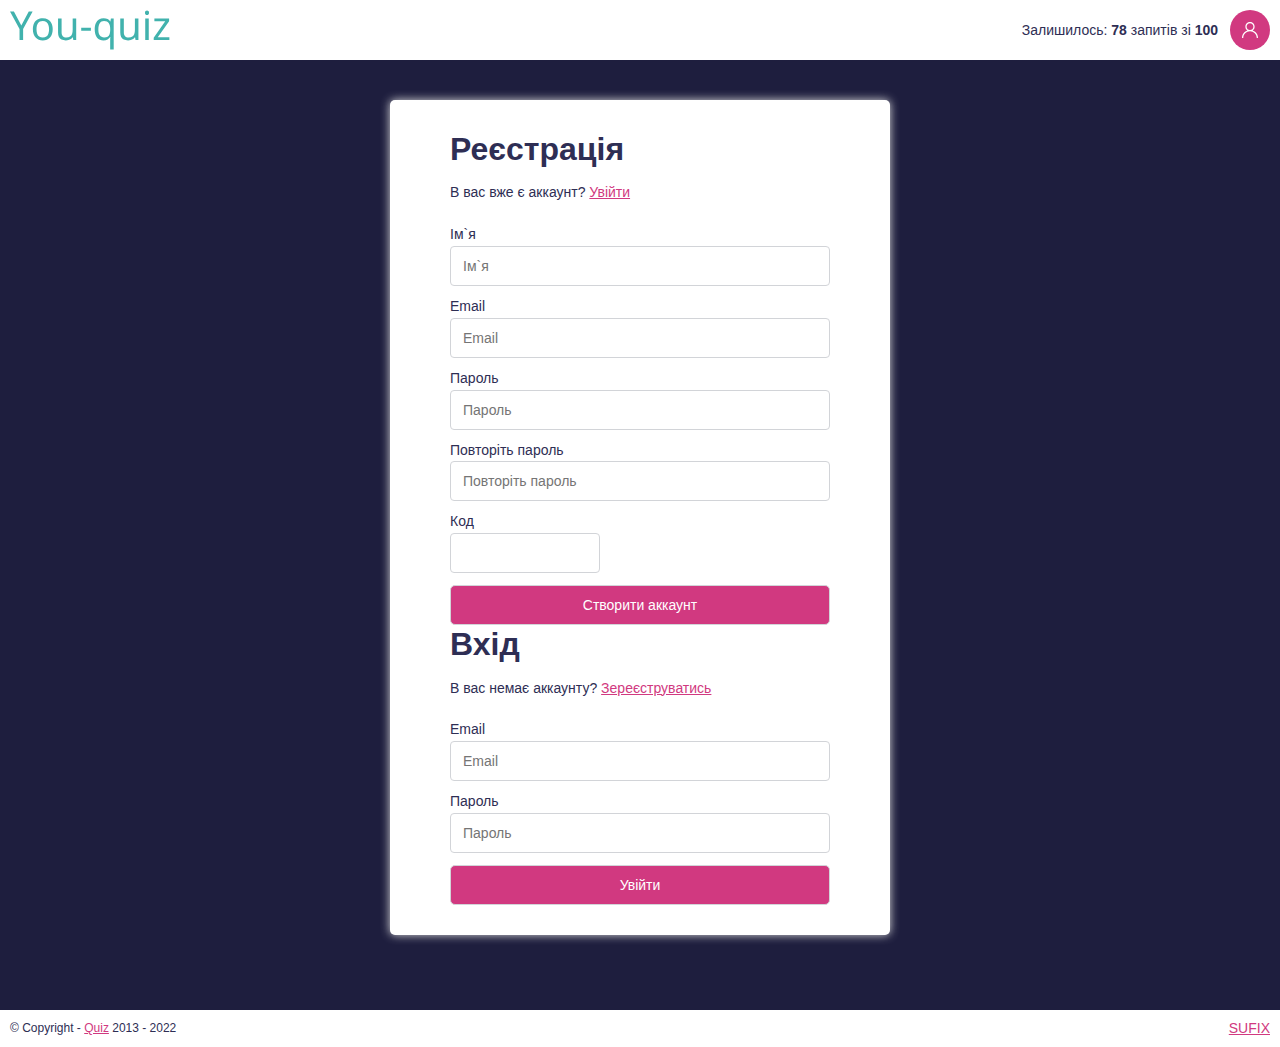
<file: src/login.html>
<!DOCTYPE html>
<html lang="en">
<head>
    <meta charset="UTF-8">
    <meta http-equiv="X-UA-Compatible" content="IE=edge">
    <meta name="viewport" content="width=device-width, initial-scale=1.0">
    <title>You-quiz</title>
    <link rel="stylesheet" href="./css/main.css">
    <link rel="stylesheet" href="./css/adaptive.css">
</head>
<body>
<!--HEADER SITE-->
<header class="header_site">
    <a href="/" class="header_logo">
        <img src="./images/logo.svg" alt="header_logo">
    </a>
    <div class="right_col">
        <span class="tariff">Залишилось: <b>78</b> запитів зі <b>100</b></span>
        <a href="#" class="user_btn"><svg class="icon"><use xlink:href="./images/sprite.svg#user"></use></svg></a>
    </div>
    <div class="header_menu">
        <div class="toggle_language">
            <a href="#" class="active">UA</a>
            <a href="#">EN</a>
        </div>
        <span class="tariff"><b>78</b> запитів зі <b>100</b></span>
        <ul class="menu_list">
            <li><a href="#">Головка сторінка</a></li>
            <li><a href="/">Мої квізи</a></li>
            <li><a href="#">Мої пройдені квізи</a></li>
            <li><a href="/cabinet.html">Реєстраційні дані</a></li>
            <li><a href="#">Оплата та баланс</a></li>
            <li><a href="#">Допомога</a></li>
        </ul>
        <div class="social_list">
            <a href="#"><svg class="icon"><use xlink:href="./images/sprite.svg#facebook"></use></svg></a>
            <a href="#"><svg class="icon"><use xlink:href="./images/sprite.svg#instagram"></use></svg></a>
        </div>
        <a href="#" class="logout"><svg class="icon"><use xlink:href="./images/sprite.svg#logout"></use></svg>Вийти</a>
    </div>
</header>
<main>
    <section class="login_box">
        <span class="item_title">Реєстрація</span>
        <span class="sub_text">В вас вже є аккаунт? <a href="#">Увійти</a></span>
        <label class="input_wrap">
            <span>Ім`я</span>
            <input type="text" placeholder="Ім`я">
        </label>
        <label class="input_wrap">
            <span>Email</span>
            <input type="email" placeholder="Email">
        </label>
        <label class="input_wrap">
            <span>Пароль</span>
            <input type="password" placeholder="Пароль">
        </label>
        <label class="input_wrap">
            <span>Повторіть пароль</span>
            <input type="password" placeholder="Повторіть пароль">
        </label>
        <label class="input_wrap code_wrap">
            <span>Код</span>
            <input type="text" maxlength="4" >
        </label>
        <button class="btn btn_fill">Створити аккаунт</button>
        <span class="item_title">Вхід</span>
        <span class="sub_text">В вас немає аккаунту? <a href="#">Зереєструватись</a></span>
        <label class="input_wrap">
            <span>Email</span>
            <input type="email" placeholder="Email">
        </label>
        <label class="input_wrap">
            <span>Пароль</span>
            <input type="password" placeholder="Пароль">
        </label>
        <button class="btn btn_fill">Увійти</button>
    </section>

    <div class="popup_wrap hidden">
        <div class="popup login_popup">
            <a href="#" class="close_popup">close</a>
            <span class="item_title">Реєстрація</span>
            <span class="sub_text">В вас вже є аккаунт? <a href="#">Увійти</a></span>
            <label class="input_wrap">
                <span>Ім`я</span>
                <input type="text" placeholder="Ім`я">
            </label>
            <label class="input_wrap">
                <span>Email</span>
                <input type="email" placeholder="Email">
            </label>
            <label class="input_wrap">
                <span>Пароль</span>
                <input type="password" placeholder="Пароль">
            </label>
            <label class="input_wrap">
                <span>Повторіть пароль</span>
                <input type="password" placeholder="Повторіть пароль">
            </label>
            <label class="input_wrap code_wrap">
                <span>Код</span>
                <input type="text" maxlength="4" >
            </label>
            <button class="btn btn_fill">Створити аккаунт</button>
            <span class="item_title">Вхід</span>
            <span class="sub_text">В вас немає аккаунту? <a href="#">Зереєструватись</a></span>
            <label class="input_wrap">
                <span>Email</span>
                <input type="email" placeholder="Email">
            </label>
            <label class="input_wrap">
                <span>Пароль</span>
                <input type="password" placeholder="Пароль">
            </label>
            <button class="btn btn_fill">Увійти</button>
        </div>
    </div>

    <div class="shadow hidden">close</div>
</main>
<!--FOOTER SITE-->
<footer class="footer_site">
    <div class="bottom_info">
        <span class="copyright">© Copyright - <a href="#">Quiz</a> 2013 - 2022</span>
    </div>
    <span class="confident"><a href="https://websufix.com">SUFIX</a></span>
</footer>
<div class="styleguide hidden" style="display: flex; flex-direction: column;">
    <h1>hello world</h1>
    <span class="main_title">hello world</span>
    <h2>hello world</h2>
    <span class="sub-main_title">hello world</span>
    <h3>hello world</h3>
    <span class="item_title">hello world</span>
    <h4>hello world</h4>
    <span class="box_title">hello world</span>
    <h5>hello world</h5>
    <span class="small_title">hello world</span>
    <p>Lorem ipsum dolor sit amet, consectetur adipisicing elit. Ad adipisci alias deleniti eos excepturi nisi perferendis, perspiciatis provident quia vitae.</p>
    <input type="text" placeholder="name">
    <a href="#" class="btn">click me</a>
    <a href="#">link linkl</a>
</div>
<script src="./js/jquery.min.js"></script>
<script src="./js/index.js"></script>
</body>
</html>
</file>
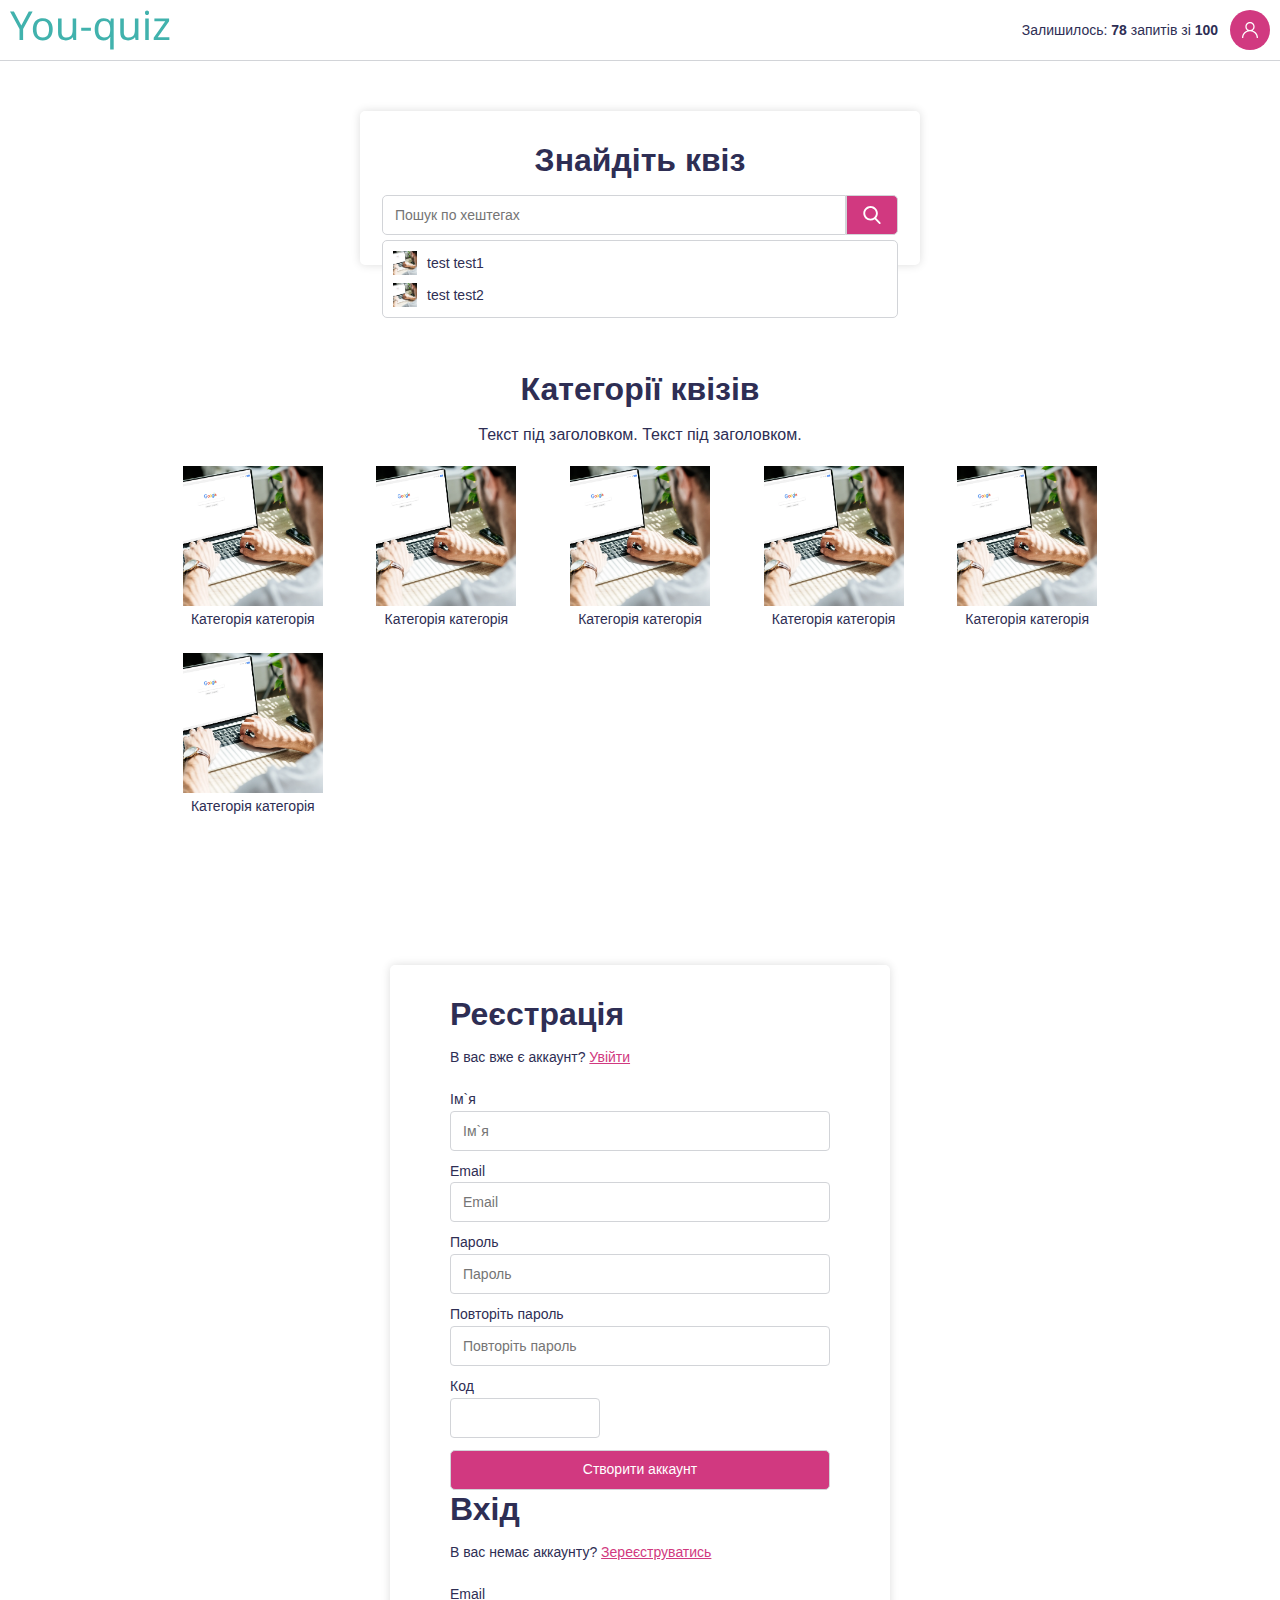
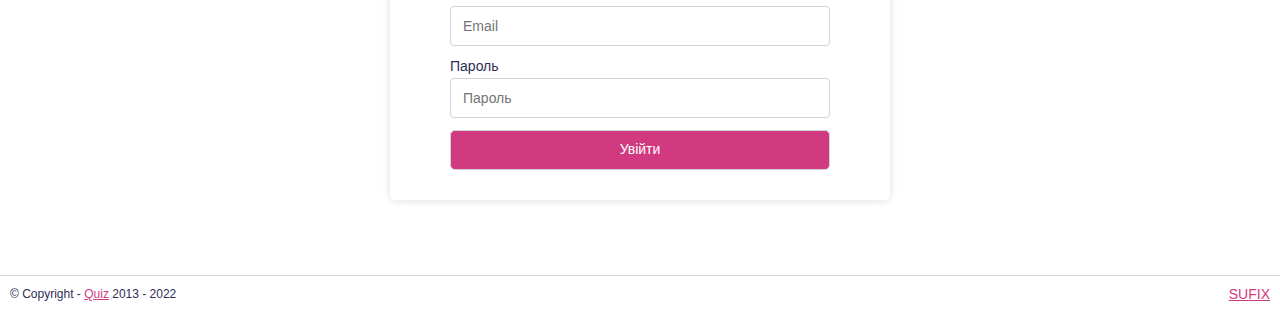
<file: src/main-page.html>
<!DOCTYPE html>
<html lang="en">
<head>
    <meta charset="UTF-8">
    <meta http-equiv="X-UA-Compatible" content="IE=edge">
    <meta name="viewport" content="width=device-width, initial-scale=1.0">
    <title>You-quiz</title>
    <link rel="stylesheet" href="./css/main.css">
    <link rel="stylesheet" href="./css/adaptive.css">
</head>
<body class="user_page">
<!--HEADER SITE-->
<header class="header_site">
    <a href="/" class="header_logo">
        <img src="./images/logo.svg" alt="header_logo">
    </a>
    <div class="right_col">
        <span class="tariff">Залишилось: <b>78</b> запитів зі <b>100</b></span>
        <a href="#" class="user_btn"><svg class="icon"><use xlink:href="./images/sprite.svg#user"></use></svg></a>
    </div>
    <div class="header_menu">
        <div class="toggle_language">
            <a href="#" class="active">UA</a>
            <a href="#">EN</a>
        </div>
        <span class="tariff"><b>78</b> запитів зі <b>100</b></span>
        <ul class="menu_list">
            <li><a href="#">Головка сторінка</a></li>
            <li><a href="/">Мої квізи</a></li>
            <li><a href="#">Мої пройдені квізи</a></li>
            <li><a href="/cabinet.html">Реєстраційні дані</a></li>
            <li><a href="#">Оплата та баланс</a></li>
            <li><a href="#">Допомога</a></li>
        </ul>
        <div class="social_list">
            <a href="#"><svg class="icon"><use xlink:href="./images/sprite.svg#facebook"></use></svg></a>
            <a href="#"><svg class="icon"><use xlink:href="./images/sprite.svg#instagram"></use></svg></a>
        </div>
        <a href="#" class="logout"><svg class="icon"><use xlink:href="./images/sprite.svg#logout"></use></svg>Вийти</a>
    </div>
</header>
<main>
    <!--SEARCH QUIZ-->
    <section class="search_quiz">
        <div class="search_form">
            <span class="item_title">Знайдіть квіз</span>
            <div class="search_box">
                <input type="text" placeholder="Пошук по хештегах">
                <a href="#" class="search_btn btn btn_fill"><svg class="icon"><use xlink:href="./images/sprite.svg#search"></use></svg></a>
                <ul class="quiz_result">
                    <li><a href="#"><img src="./images/start-page-desk.png" width="24" height="24" alt="quiz"><span>test test1</span></a></li>
                    <li><a href="#"><img src="./images/start-page-desk.png" width="24" height="24" alt="quiz"><span>test test2</span></a></li>
                </ul>
            </div>
        </div>
    </section>
    <!--CATEGORIES QUIZ-->
    <section class="categories_quiz">
        <div class="centre">
            <span class="item_title">Категорії квізів</span>
            <span class="categories_quiz-text">Текст під заголовком. Текст під заголовком.</span>
            <ul class="categories_list">
                <li>
                    <a href="#">
                        <figure>
                            <img src="./images/start-page-desk.png" width="" alt="quiz">
                            <figcaption>
                                Категорія категорія
                            </figcaption>
                        </figure>
                    </a>
                </li>
                <li>
                    <a href="#">
                        <figure>
                            <img src="./images/start-page-desk.png" width="" alt="quiz">
                            <figcaption>
                                Категорія категорія
                            </figcaption>
                        </figure>
                    </a>
                </li>
                <li>
                    <a href="#">
                        <figure>
                            <img src="./images/start-page-desk.png" width="" alt="quiz">
                            <figcaption>
                                Категорія категорія
                            </figcaption>
                        </figure>
                    </a>
                </li>
                <li>
                    <a href="#">
                        <figure>
                            <img src="./images/start-page-desk.png" width="" alt="quiz">
                            <figcaption>
                                Категорія категорія
                            </figcaption>
                        </figure>
                    </a>
                </li>
                <li>
                    <a href="#">
                        <figure>
                            <img src="./images/start-page-desk.png" width="" alt="quiz">
                            <figcaption>
                                Категорія категорія
                            </figcaption>
                        </figure>
                    </a>
                </li>
                <li>
                    <a href="#">
                        <figure>
                            <img src="./images/start-page-desk.png" width="" alt="quiz">
                            <figcaption>
                                Категорія категорія
                            </figcaption>
                        </figure>
                    </a>
                </li>
            </ul>
        </div>
    </section>

    <section class="login_box">
        <span class="item_title">Реєстрація</span>
        <span class="sub_text">В вас вже є аккаунт? <a href="#">Увійти</a></span>
        <label class="input_wrap">
            <span>Ім`я</span>
            <input type="text" placeholder="Ім`я">
        </label>
        <label class="input_wrap">
            <span>Email</span>
            <input type="email" placeholder="Email">
        </label>
        <label class="input_wrap">
            <span>Пароль</span>
            <input type="password" placeholder="Пароль">
        </label>
        <label class="input_wrap">
            <span>Повторіть пароль</span>
            <input type="password" placeholder="Повторіть пароль">
        </label>
        <label class="input_wrap code_wrap">
            <span>Код</span>
            <input type="text" maxlength="4" >
        </label>
        <button class="btn btn_fill">Створити аккаунт</button>
        <span class="item_title">Вхід</span>
        <span class="sub_text">В вас немає аккаунту? <a href="#">Зереєструватись</a></span>
        <label class="input_wrap">
            <span>Email</span>
            <input type="email" placeholder="Email">
        </label>
        <label class="input_wrap">
            <span>Пароль</span>
            <input type="password" placeholder="Пароль">
        </label>
        <button class="btn btn_fill">Увійти</button>
    </section>

    <div class="popup_wrap hidden">
        <div class="popup login_popup">
            <a href="#" class="close_popup">close</a>
            <span class="item_title">Реєстрація</span>
            <span class="sub_text">В вас вже є аккаунт? <a href="#">Увійти</a></span>
            <label class="input_wrap">
                <span>Ім`я</span>
                <input type="text" placeholder="Ім`я">
            </label>
            <label class="input_wrap">
                <span>Email</span>
                <input type="email" placeholder="Email">
            </label>
            <label class="input_wrap">
                <span>Пароль</span>
                <input type="password" placeholder="Пароль">
            </label>
            <label class="input_wrap">
                <span>Повторіть пароль</span>
                <input type="password" placeholder="Повторіть пароль">
            </label>
            <label class="input_wrap code_wrap">
                <span>Код</span>
                <input type="text" maxlength="4" >
            </label>
            <button class="btn btn_fill">Створити аккаунт</button>
            <span class="item_title">Вхід</span>
            <span class="sub_text">В вас немає аккаунту? <a href="#">Зереєструватись</a></span>
            <label class="input_wrap">
                <span>Email</span>
                <input type="email" placeholder="Email">
            </label>
            <label class="input_wrap">
                <span>Пароль</span>
                <input type="password" placeholder="Пароль">
            </label>
            <button class="btn btn_fill">Увійти</button>
        </div>
    </div>

    <div class="shadow hidden">close</div>
</main>
<!--FOOTER SITE-->
<footer class="footer_site">
    <div class="bottom_info">
        <span class="copyright">© Copyright - <a href="#">Quiz</a> 2013 - 2022</span>
    </div>
    <span class="confident"><a href="https://websufix.com">SUFIX</a></span>
</footer>
<div class="styleguide hidden" style="display: flex; flex-direction: column;">
    <h1>hello world</h1>
    <span class="main_title">hello world</span>
    <h2>hello world</h2>
    <span class="sub-main_title">hello world</span>
    <h3>hello world</h3>
    <span class="item_title">hello world</span>
    <h4>hello world</h4>
    <span class="box_title">hello world</span>
    <h5>hello world</h5>
    <span class="small_title">hello world</span>
    <p>Lorem ipsum dolor sit amet, consectetur adipisicing elit. Ad adipisci alias deleniti eos excepturi nisi perferendis, perspiciatis provident quia vitae.</p>
    <input type="text" placeholder="name">
    <a href="#" class="btn">click me</a>
    <a href="#">link linkl</a>
</div>
<script src="./js/jquery.min.js"></script>
<script src="./js/index.js"></script>
</body>
</html>
</file>
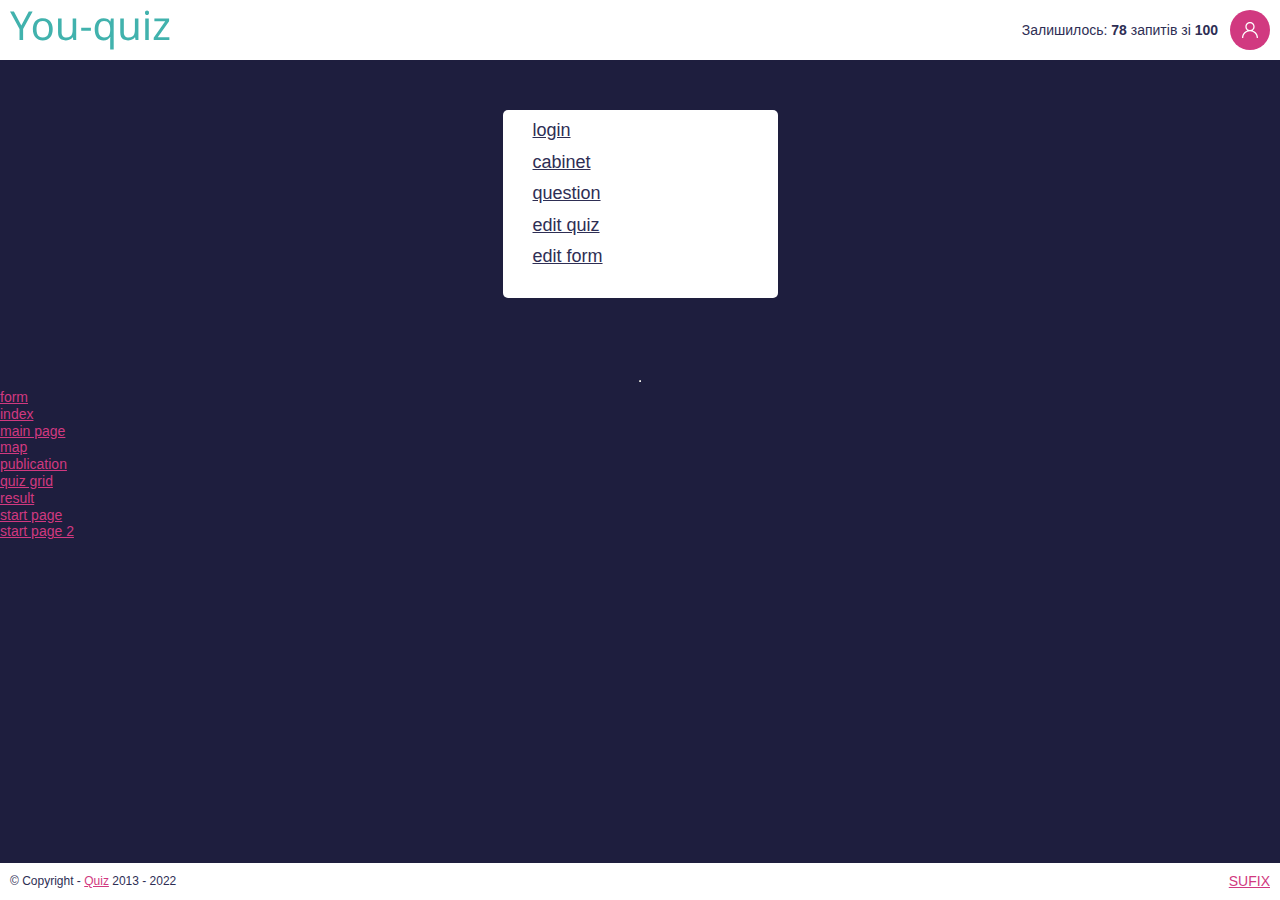
<file: src/map.html>
<!DOCTYPE html>
<html lang="en">
<head>
    <meta charset="UTF-8">
    <meta http-equiv="X-UA-Compatible" content="IE=edge">
    <meta name="viewport" content="width=device-width, initial-scale=1.0">
    <title>You-quiz</title>
    <link rel="stylesheet" href="./css/main.css">
    <link rel="stylesheet" href="./css/adaptive.css">
    <style>
        .map_main {
            margin: 50px auto 75px auto;
            padding: 10px 30px 30px 30px;
            border-radius: 5px;
            background-color: #fff;
            width: 275px;
        }

        .map_main li + li {
            margin-top: 10px;
        }

        .map_main b {
            display: block;
            font-size: 22px;
            line-height: 1.2;
            margin-top: 20px;
        }

        .map_main a {
            font-size: 18px;
            line-height: 1.2;
            color: var(--text-color);
        }
    </style>
</head>
<body>
<!--HEADER SITE-->
<header class="header_site">
    <a href="/" class="header_logo">
        <img src="./images/logo.svg" alt="header_logo">
    </a>
    <div class="right_col">
        <span class="tariff">Залишилось: <b>78</b> запитів зі <b>100</b></span>
        <a href="#" class="user_btn"><svg class="icon"><use xlink:href="./images/sprite.svg#user"></use></svg></a>
    </div>
    <div class="header_menu">
        <div class="toggle_language">
            <a href="#" class="active">UA</a>
            <a href="#">EN</a>
        </div>
        <span class="tariff"><b>78</b> запитів зі <b>100</b></span>
        <ul class="menu_list">
            <li><a href="#">Головка сторінка</a></li>
            <li><a href="/">Мої квізи</a></li>
            <li><a href="#">Мої пройдені квізи</a></li>
            <li><a href="/cabinet.html">Реєстраційні дані</a></li>
            <li><a href="#">Оплата та баланс</a></li>
            <li><a href="#">Допомога</a></li>
        </ul>
        <div class="social_list">
            <a href="#"><svg class="icon"><use xlink:href="./images/sprite.svg#facebook"></use></svg></a>
            <a href="#"><svg class="icon"><use xlink:href="./images/sprite.svg#instagram"></use></svg></a>
        </div>
        <a href="#" class="logout"><svg class="icon"><use xlink:href="./images/sprite.svg#logout"></use></svg>Вийти</a>
    </div>
</header>
<main>
    <ul class="map_main">
        <li><a href="./login.html">login</a></li>
        <li><a href="./cabinet.html">cabinet</a></li>
        <li><a href="./question.html">question</a></li>
        <li><a href="./edit-quiz.html">edit quiz</a></li>
        <li><a href="./edit-form.html">edit form</a></li>
    </ul>
        <hr>
    <ul>
        <li><a href="./form.html">form</a></li>
        <li><a href="./index.html">index</a></li>
        <li><a href="./main-page.html">main page</a></li>
        <li><a href="./map.html">map</a></li>
        <li><a href="./publication.html">publication</a></li>
        <li><a href="./quiz-grid.html">quiz grid</a></li>
        <li><a href="./result.html">result</a></li>
        <li><a href="./start-page.html">start page</a></li>
        <li><a href="./start-page-2.html">start page 2</a></li>
    </ul>

    <div class="shadow hidden">close</div>
</main>
<!--FOOTER SITE-->
<footer class="footer_site">
    <div class="bottom_info">
        <span class="copyright">© Copyright - <a href="#">Quiz</a> 2013 - 2022</span>
    </div>
    <span class="confident"><a href="https://websufix.com">SUFIX</a></span>
</footer>
<div class="styleguide hidden" style="display: flex; flex-direction: column;">
    <h1>hello world</h1>
    <span class="main_title">hello world</span>
    <h2>hello world</h2>
    <span class="sub-main_title">hello world</span>
    <h3>hello world</h3>
    <span class="item_title">hello world</span>
    <h4>hello world</h4>
    <span class="box_title">hello world</span>
    <h5>hello world</h5>
    <span class="small_title">hello world</span>
    <p>Lorem ipsum dolor sit amet, consectetur adipisicing elit. Ad adipisci alias deleniti eos excepturi nisi perferendis, perspiciatis provident quia vitae.</p>
    <input type="text" placeholder="name">
    <a href="#" class="btn">click me</a>
    <a href="#">link linkl</a>
</div>
<script src="./js/jquery.min.js"></script>
<script src="./js/index.js"></script>
</body>
</html>
</file>
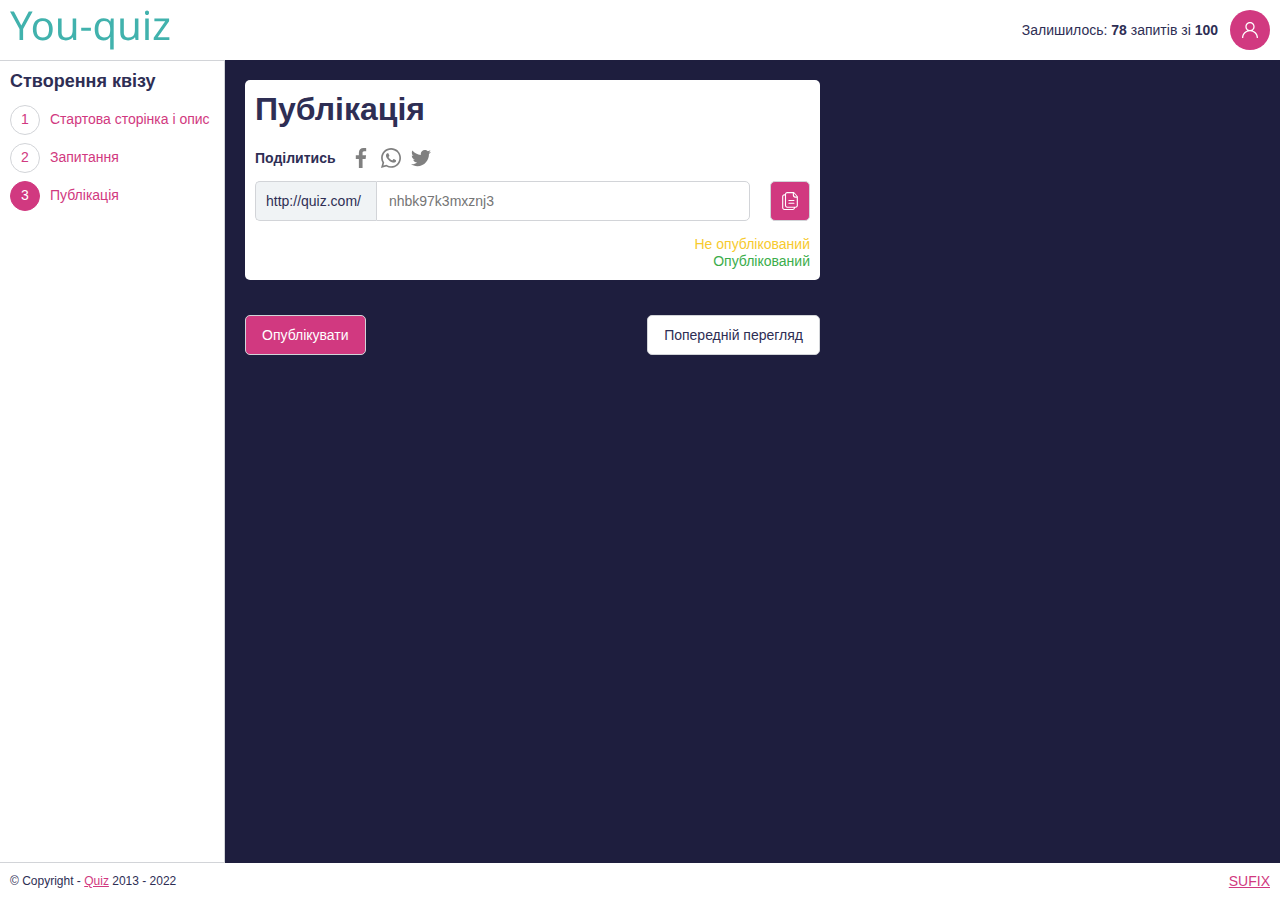
<file: src/publication.html>
<!DOCTYPE html>
<html lang="en">
<head>
    <meta charset="UTF-8">
    <meta http-equiv="X-UA-Compatible" content="IE=edge">
    <meta name="viewport" content="width=device-width, initial-scale=1.0">
    <title>You-quiz</title>
    <link rel="stylesheet" href="./css/main.css">
    <link rel="stylesheet" href="./css/adaptive.css">
</head>
<body>
<!--HEADER SITE-->
<header class="header_site">
    <a href="/" class="header_logo">
        <img src="./images/logo.svg" alt="header_logo">
    </a>
    <div class="right_col">
        <span class="tariff">Залишилось: <b>78</b> запитів зі <b>100</b></span>
        <a href="#" class="user_btn"><svg class="icon"><use xlink:href="./images/sprite.svg#user"></use></svg></a>
    </div>
    <div class="header_menu">
        <div class="toggle_language">
            <a href="#" class="active">UA</a>
            <a href="#">EN</a>
        </div>
        <span class="tariff"><b>78</b> запитів зі <b>100</b></span>
        <ul class="menu_list">
            <li><a href="#">Головка сторінка</a></li>
            <li><a href="/">Мої квізи</a></li>
            <li><a href="#">Мої пройдені квізи</a></li>
            <li><a href="/cabinet.html">Реєстраційні дані</a></li>
            <li><a href="#">Оплата та баланс</a></li>
            <li><a href="#">Допомога</a></li>
        </ul>
        <div class="social_list">
            <a href="#"><svg class="icon"><use xlink:href="./images/sprite.svg#facebook"></use></svg></a>
            <a href="#"><svg class="icon"><use xlink:href="./images/sprite.svg#instagram"></use></svg></a>
        </div>
        <a href="#" class="logout"><svg class="icon"><use xlink:href="./images/sprite.svg#logout"></use></svg>Вийти</a>
    </div>
</header>
<main>
    <!--EDIT QUIZ-->
    <section class="edit_quiz">
        <aside class="menu_quiz">
            <a href="#" class="close-menu_quiz"><svg class="icon"><use xlink:href="./images/sprite.svg#close"></use></svg></a>
            <b class="quiz_title-menu">Створення квізу</b>
            <ul class="menu_quiz-list">
                <li><a href="./edit-quiz.html"><b>1</b><span>Стартова сторінка і опис</span></a></li>
                <li><a href="#"><b>2</b><span>Запитання</span></a></li>
                <li><a href="#" class="active"><b>3</b><span>Публікація</span></a></li>
            </ul>
        </aside>
        <div class="quiz_content">
            <div class="publication">
                <span class="item_title">Публікація</span>
                <div class="publication_share">
                    <b>Поділитись</b>
                    <a href="#"><svg class="icon"><use xlink:href="./images/sprite.svg#facebook"></use></svg></a>
                    <a href="#"><svg class="icon"><use xlink:href="./images/sprite.svg#whatsapp"></use></svg></a>
                    <a href="#"><svg class="icon"><use xlink:href="./images/sprite.svg#twitter"></use></svg></a>
                </div>
                <div class="publication_link">
                    <span>http://quiz.com/</span>
                    <input type="text" placeholder="nhbk97k3mxznj3">
                    <a href="#" class="publication_copy btn btn_fill"><svg class="icon"><use xlink:href="./images/sprite.svg#copy"></use></svg></a>
                </div>
                <span class="publication_status not_active">Не опублікований</span>
                <span class="publication_status active">Опублікований</span>
            </div>
            <div class="question_control">
                <a href="#" class="btn btn_fill">Опублікувати</a>
                <a href="#" class="btn preview_question">Попередній перегляд</a>
            </div>
        </div>
    </section>

    <div class="shadow hidden">close</div>
</main>
<!--FOOTER SITE-->
<footer class="footer_site">
    <div class="bottom_info">
        <span class="copyright">© Copyright - <a href="#">Quiz</a> 2013 - 2022</span>
    </div>
    <span class="confident"><a href="https://websufix.com">SUFIX</a></span>
</footer>
<div class="styleguide hidden" style="display: flex; flex-direction: column;">
    <h1>hello world</h1>
    <span class="main_title">hello world</span>
    <h2>hello world</h2>
    <span class="sub-main_title">hello world</span>
    <h3>hello world</h3>
    <span class="item_title">hello world</span>
    <h4>hello world</h4>
    <span class="box_title">hello world</span>
    <h5>hello world</h5>
    <span class="small_title">hello world</span>
    <p>Lorem ipsum dolor sit amet, consectetur adipisicing elit. Ad adipisci alias deleniti eos excepturi nisi perferendis, perspiciatis provident quia vitae.</p>
    <input type="text" placeholder="name">
    <a href="#" class="btn">click me</a>
    <a href="#">link linkl</a>
</div>
<script src="./js/jquery.min.js"></script>
<script src="./js/index.js"></script>
</body>
</html>
</file>
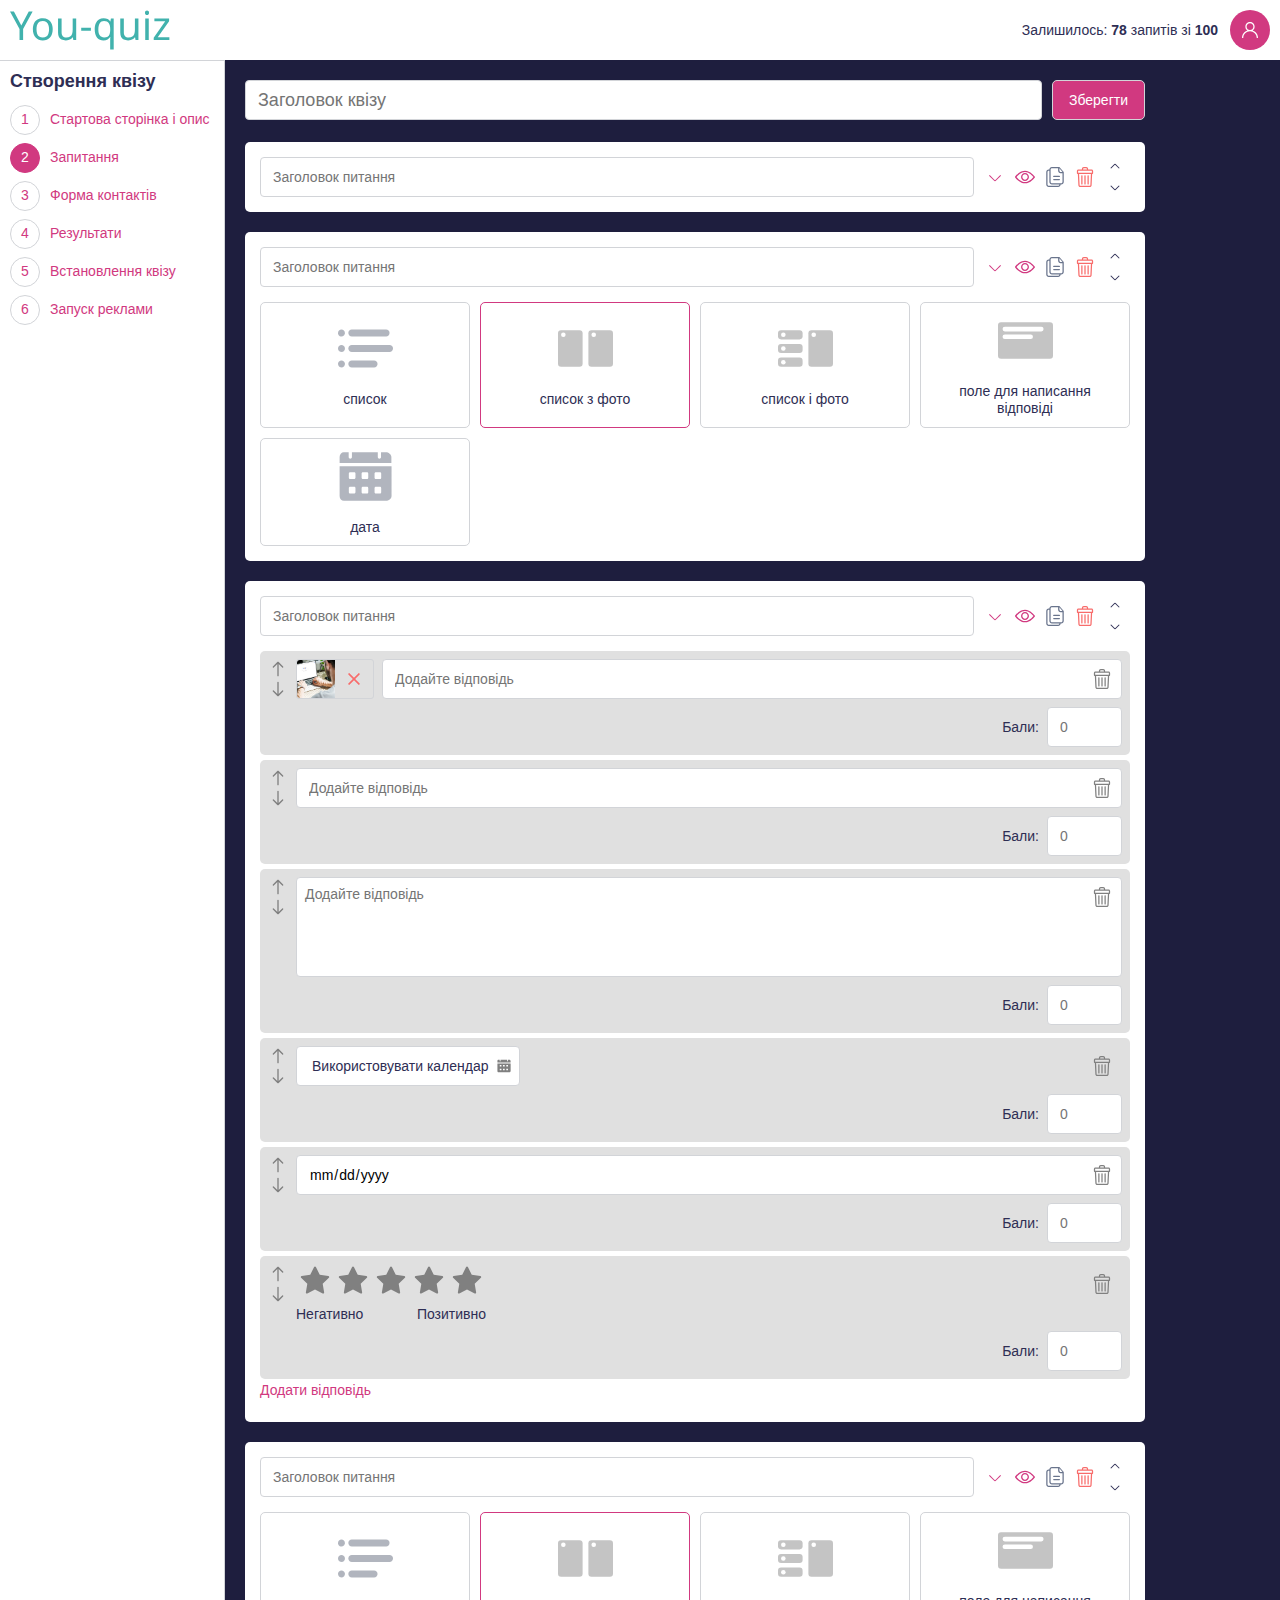
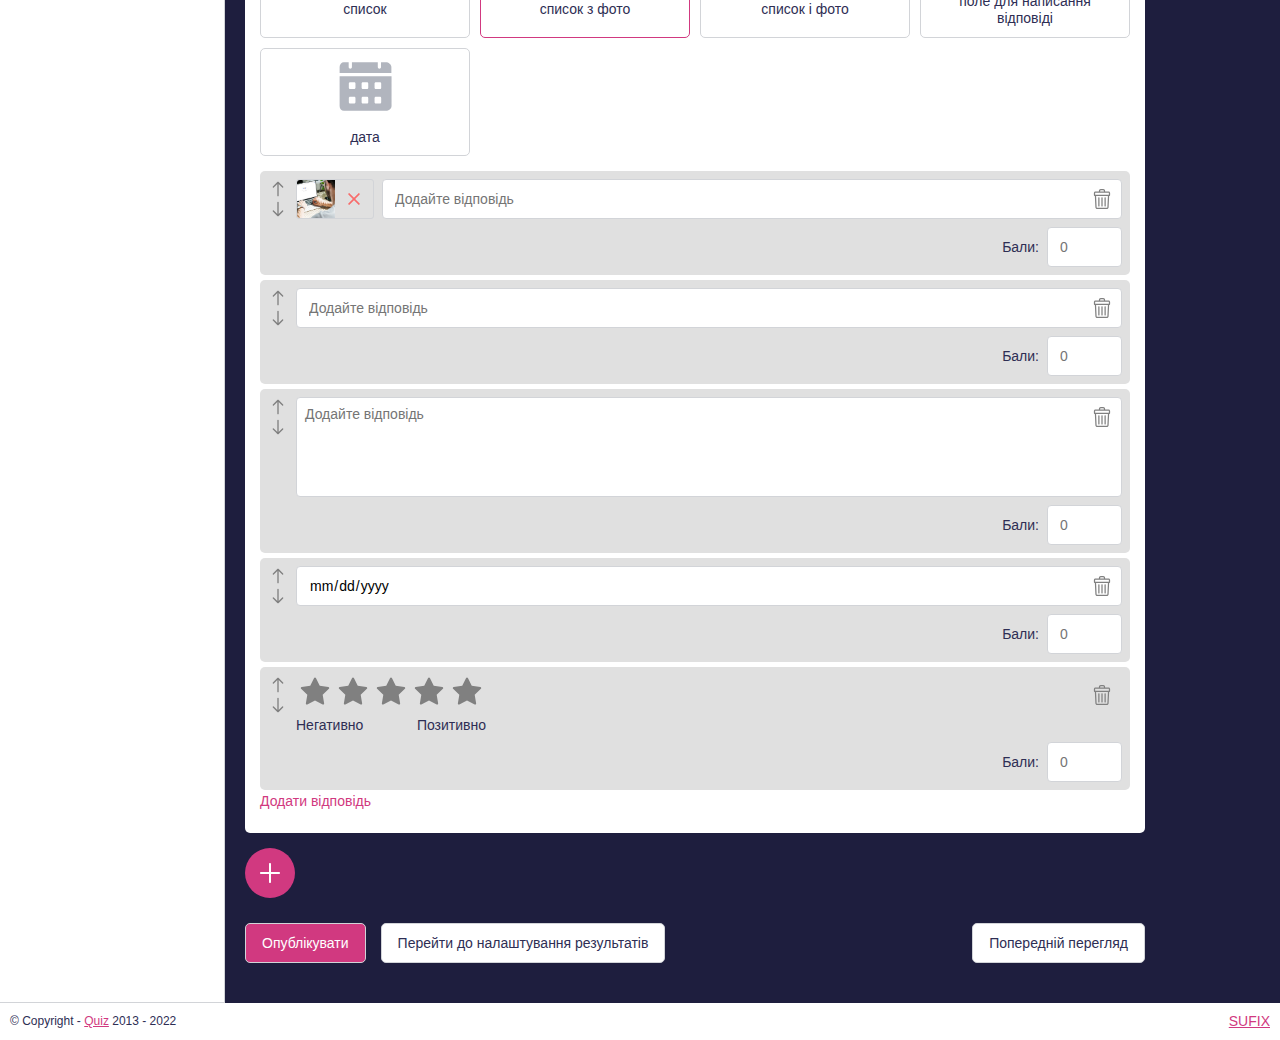
<file: src/question.html>
<!DOCTYPE html>
<html lang="en">
<head>
    <meta charset="UTF-8">
    <meta http-equiv="X-UA-Compatible" content="IE=edge">
    <meta name="viewport" content="width=device-width, initial-scale=1.0">
    <title>You-quiz</title>
    <link rel="stylesheet" href="./css/main.css">
    <link rel="stylesheet" href="./css/adaptive.css">
</head>
<body>
<!--HEADER SITE-->
<header class="header_site">
    <a href="/" class="header_logo">
        <img src="./images/logo.svg" alt="header_logo">
    </a>
    <div class="right_col">
        <span class="tariff">Залишилось: <b>78</b> запитів зі <b>100</b></span>
        <a href="#" class="user_btn"><svg class="icon"><use xlink:href="./images/sprite.svg#user"></use></svg></a>
    </div>
    <div class="header_menu">
        <div class="toggle_language">
            <a href="#" class="active">UA</a>
            <a href="#">EN</a>
        </div>
        <span class="tariff"><b>78</b> запитів зі <b>100</b></span>
        <ul class="menu_list">
            <li><a href="#">Головка сторінка</a></li>
            <li><a href="/">Мої квізи</a></li>
            <li><a href="#">Мої пройдені квізи</a></li>
            <li><a href="/cabinet.html">Реєстраційні дані</a></li>
            <li><a href="#">Оплата та баланс</a></li>
            <li><a href="#">Допомога</a></li>
        </ul>
        <div class="social_list">
            <a href="#"><svg class="icon"><use xlink:href="./images/sprite.svg#facebook"></use></svg></a>
            <a href="#"><svg class="icon"><use xlink:href="./images/sprite.svg#instagram"></use></svg></a>
        </div>
        <a href="#" class="logout"><svg class="icon"><use xlink:href="./images/sprite.svg#logout"></use></svg>Вийти</a>
    </div>
</header>
<main>
    <!--EDIT QUIZ-->
    <section class="edit_quiz">
        <aside class="menu_quiz">
            <a href="#" class="close-menu_quiz"><svg class="icon"><use xlink:href="./images/sprite.svg#close"></use></svg></a>
            <b class="quiz_title-menu">Створення квізу</b>
            <ul class="menu_quiz-list">
                <li><a href="#"><b>1</b><span>Стартова сторінка і опис</span></a></li>
                <li><a href="./question.html" class="active"><b>2</b><span>Запитання</span></a></li>
                <li><a href="#"><b>3</b><span>Форма контактів</span></a></li>
                <li><a href="#"><b>4</b><span>Результати</span></a></li>
                <li><a href="#"><b>5</b><span>Встановлення квізу</span></a></li>
                <li><a href="#"><b>6</b><span>Запуск реклами</span></a></li>
            </ul>
        </aside>
        <div class="quiz_content">
            <a href="#" class="open-menu_quiz">open menu<svg class="icon"><use xlink:href="./images/sprite.svg#menu"></use></svg></a>
            <div class="question_name">
                <input type="text" placeholder="Заголовок квізу">
                <a href="#" class="btn btn_fill">Зберегти</a>
            </div>
            <div class="questions">
                <div class="question_one">
                    <div class="question_header">
                        <input type="text" placeholder="Заголовок питання" class="question_title">
                        <a href="#" class="show_more"></a>
                        <a href="#" class="hide_question"><svg class="icon"><use xlink:href="./images/sprite.svg#eye"></use></svg></a>
                        <a href="#" class="copy_question"><svg class="icon"><use xlink:href="./images/sprite.svg#copy"></use></svg></a>
                        <a href="#" class="delete_question"><svg class="icon"><use xlink:href="./images/sprite.svg#trash"></use></svg></a>
                        <div class="move_question">
                            <a href="#" class="move_up"></a>
                            <a href="#" class="move_down"></a>
                        </div>
                    </div>
                </div>
                <div class="question_one">
                    <div class="question_header">
                        <input type="text" placeholder="Заголовок питання" class="question_title">
                        <a href="#" class="show_more"></a>
                        <a href="#" class="hide_question"><svg class="icon"><use xlink:href="./images/sprite.svg#eye"></use></svg></a>
                        <a href="#" class="copy_question"><svg class="icon"><use xlink:href="./images/sprite.svg#copy"></use></svg></a>
                        <a href="#" class="delete_question"><svg class="icon"><use xlink:href="./images/sprite.svg#trash"></use></svg></a>
                        <div class="move_question">
                            <a href="#" class="move_up"></a>
                            <a href="#" class="move_down"></a>
                        </div>
                    </div>
                    <div class="question_content">
                        <ul class="select_variant">
                            <li>
                                <svg class="icon"><use xlink:href="./images/sprite.svg#list"></use></svg>
                                <span>список</span>
                            </li>
                            <li class="active">
                                <svg class="icon"><use xlink:href="./images/sprite.svg#list-photo-1"></use></svg>
                                <span>список з фото</span>
                            </li>
                            <li>
                                <svg class="icon"><use xlink:href="./images/sprite.svg#list-photo-2"></use></svg>
                                <span>список і фото</span>
                            </li>
                            <li>
                                <svg class="icon"><use xlink:href="./images/sprite.svg#write"></use></svg>
                                <span>поле для написання відповіді</span>
                            </li>
                            <li>
                                <svg class="icon"><use xlink:href="./images/sprite.svg#date"></use></svg>
                                <span>дата</span>
                            </li>
                        </ul>
                    </div>
                </div>
                <div class="question_one">
                    <div class="question_header">
                        <input type="text" placeholder="Заголовок питання" class="question_title">
                        <a href="#" class="show_more"></a>
                        <a href="#" class="hide_question"><svg class="icon"><use xlink:href="./images/sprite.svg#eye"></use></svg></a>
                        <a href="#" class="copy_question"><svg class="icon"><use xlink:href="./images/sprite.svg#copy"></use></svg></a>
                        <a href="#" class="delete_question"><svg class="icon"><use xlink:href="./images/sprite.svg#trash"></use></svg></a>
                        <div class="move_question">
                            <a href="#" class="move_up"></a>
                            <a href="#" class="move_down"></a>
                        </div>
                    </div>
                    <div class="question_content">
                        <ul class="variant_inner">
                            <li>
                                <div class="move_variant">
                                    <a href="#"><svg class="icon"><use xlink:href="./images/sprite.svg#arrow"></use></svg></a>
                                    <a href="#"><svg class="icon"><use xlink:href="./images/sprite.svg#arrow"></use></svg></a>
                                </div>
                                <div class="add_photo">
                                    <div class="add_photo-img">
                                        <svg class="icon"><use xlink:href="./images/sprite.svg#picture"></use></svg>
                                        <img src="./images/start-page-desk.png" alt="">
                                    </div>
                                    <a href="#" class="add_photo-btn remove-btn"><svg class="icon"><use xlink:href="./images/sprite.svg#plus"></use></svg></a>
                                </div>
                                <input type="text" placeholder="Додайте відповідь">
                                <a href="#" class="del_variant"><svg class="icon"><use xlink:href="./images/sprite.svg#trash"></use></svg></a>
                                <div class="variant_points">
                                    <span>Бали:</span>
                                    <input type="number" placeholder="0" autocomplete="off" step="1">
                                </div>
                            </li>
                            <li>
                                <div class="move_variant">
                                    <a href="#"><svg class="icon"><use xlink:href="./images/sprite.svg#arrow"></use></svg></a>
                                    <a href="#"><svg class="icon"><use xlink:href="./images/sprite.svg#arrow"></use></svg></a>
                                </div>
                                <input type="text" placeholder="Додайте відповідь">
                                <a href="#" class="del_variant"><svg class="icon"><use xlink:href="./images/sprite.svg#trash"></use></svg></a>
                                <div class="variant_points">
                                    <span>Бали:</span>
                                    <input type="number" placeholder="0" autocomplete="off" step="1">
                                </div>
                            </li>
                            <li>
                                <div class="move_variant">
                                    <a href="#"><svg class="icon"><use xlink:href="./images/sprite.svg#arrow"></use></svg></a>
                                    <a href="#"><svg class="icon"><use xlink:href="./images/sprite.svg#arrow"></use></svg></a>
                                </div>
                                <textarea placeholder="Додайте відповідь"></textarea>
                                <a href="#" class="del_variant"><svg class="icon"><use xlink:href="./images/sprite.svg#trash"></use></svg></a>
                                <div class="variant_points">
                                    <span>Бали:</span>
                                    <input type="number" placeholder="0" autocomplete="off" step="1">
                                </div>
                            </li>
                            <li>
                                <div class="move_variant">
                                    <a href="#"><svg class="icon"><use xlink:href="./images/sprite.svg#arrow"></use></svg></a>
                                    <a href="#"><svg class="icon"><use xlink:href="./images/sprite.svg#arrow"></use></svg></a>
                                </div>
                                <div class="variant_date">
                                    <span>Використовувати календар</span>
                                    <svg class="icon"><use xlink:href="./images/sprite.svg#date"></use></svg>
                                </div>
                                <a href="#" class="del_variant"><svg class="icon"><use xlink:href="./images/sprite.svg#trash"></use></svg></a>
                                <div class="variant_points">
                                    <span>Бали:</span>
                                    <input type="number" placeholder="0" autocomplete="off" step="1">
                                </div>
                            </li>
                            <li>
                                <div class="move_variant">
                                    <a href="#"><svg class="icon"><use xlink:href="./images/sprite.svg#arrow"></use></svg></a>
                                    <a href="#"><svg class="icon"><use xlink:href="./images/sprite.svg#arrow"></use></svg></a>
                                </div>
                                <input type="date">
                                <a href="#" class="del_variant"><svg class="icon"><use xlink:href="./images/sprite.svg#trash"></use></svg></a>
                                <div class="variant_points">
                                    <span>Бали:</span>
                                    <input type="number" placeholder="0" autocomplete="off" step="1">
                                </div>
                            </li>
                            <li>
                                <div class="move_variant">
                                    <a href="#"><svg class="icon"><use xlink:href="./images/sprite.svg#arrow"></use></svg></a>
                                    <a href="#"><svg class="icon"><use xlink:href="./images/sprite.svg#arrow"></use></svg></a>
                                </div>
                                <div class="rating_variant">
                                    <div class="row-1">
                                        <svg class="icon"><use xlink:href="./images/sprite.svg#star"></use></svg>
                                        <svg class="icon"><use xlink:href="./images/sprite.svg#star"></use></svg>
                                        <svg class="icon"><use xlink:href="./images/sprite.svg#star"></use></svg>
                                        <svg class="icon"><use xlink:href="./images/sprite.svg#star"></use></svg>
                                        <svg class="icon"><use xlink:href="./images/sprite.svg#star"></use></svg>
                                    </div>
                                    <div class="row-2">
                                        <span>Негативно</span>
                                        <span>Позитивно</span>
                                    </div>
                                </div>
                                <a href="#" class="del_variant"><svg class="icon"><use xlink:href="./images/sprite.svg#trash"></use></svg></a>
                                <div class="variant_points">
                                    <span>Бали:</span>
                                    <input type="number" placeholder="0" autocomplete="off" step="1">
                                </div>
                            </li>
                        </ul>
                        <a href="#" class="add_variant">Додати відповідь</a>
                    </div>
                </div>
                <div class="question_one">
                    <div class="question_header">
                        <input type="text" placeholder="Заголовок питання" class="question_title">
                        <a href="#" class="show_more"></a>
                        <a href="#" class="hide_question"><svg class="icon"><use xlink:href="./images/sprite.svg#eye"></use></svg></a>
                        <a href="#" class="copy_question"><svg class="icon"><use xlink:href="./images/sprite.svg#copy"></use></svg></a>
                        <a href="#" class="delete_question"><svg class="icon"><use xlink:href="./images/sprite.svg#trash"></use></svg></a>
                        <div class="move_question">
                            <a href="#" class="move_up"></a>
                            <a href="#" class="move_down"></a>
                        </div>
                    </div>
                    <div class="question_content">
                        <ul class="select_variant">
                            <li>
                                <svg class="icon"><use xlink:href="./images/sprite.svg#list"></use></svg>
                                <span>список</span>
                            </li>
                            <li class="active">
                                <svg class="icon"><use xlink:href="./images/sprite.svg#list-photo-1"></use></svg>
                                <span>список з фото</span>
                            </li>
                            <li>
                                <svg class="icon"><use xlink:href="./images/sprite.svg#list-photo-2"></use></svg>
                                <span>список і фото</span>
                            </li>
                            <li>
                                <svg class="icon"><use xlink:href="./images/sprite.svg#write"></use></svg>
                                <span>поле для написання відповіді</span>
                            </li>
                            <li>
                                <svg class="icon"><use xlink:href="./images/sprite.svg#date"></use></svg>
                                <span>дата</span>
                            </li>
                        </ul>
                        <ul class="variant_inner">
                            <li>
                                <div class="move_variant">
                                    <a href="#"><svg class="icon"><use xlink:href="./images/sprite.svg#arrow"></use></svg></a>
                                    <a href="#"><svg class="icon"><use xlink:href="./images/sprite.svg#arrow"></use></svg></a>
                                </div>
                                <div class="add_photo">
                                    <div class="add_photo-img">
                                        <svg class="icon"><use xlink:href="./images/sprite.svg#picture"></use></svg>
                                        <img src="./images/start-page-desk.png" alt="">
                                    </div>
                                    <a href="#" class="add_photo-btn remove-btn"><svg class="icon"><use xlink:href="./images/sprite.svg#plus"></use></svg></a>
                                </div>
                                <input type="text" placeholder="Додайте відповідь">
                                <a href="#" class="del_variant"><svg class="icon"><use xlink:href="./images/sprite.svg#trash"></use></svg></a>
                                <div class="variant_points">
                                    <span>Бали:</span>
                                    <input type="number" placeholder="0" autocomplete="off" step="1">
                                </div>
                            </li>
                            <li>
                                <div class="move_variant">
                                    <a href="#"><svg class="icon"><use xlink:href="./images/sprite.svg#arrow"></use></svg></a>
                                    <a href="#"><svg class="icon"><use xlink:href="./images/sprite.svg#arrow"></use></svg></a>
                                </div>
                                <input type="text" placeholder="Додайте відповідь">
                                <a href="#" class="del_variant"><svg class="icon"><use xlink:href="./images/sprite.svg#trash"></use></svg></a>
                                <div class="variant_points">
                                    <span>Бали:</span>
                                    <input type="number" placeholder="0" autocomplete="off" step="1">
                                </div>
                            </li>
                            <li>
                                <div class="move_variant">
                                    <a href="#"><svg class="icon"><use xlink:href="./images/sprite.svg#arrow"></use></svg></a>
                                    <a href="#"><svg class="icon"><use xlink:href="./images/sprite.svg#arrow"></use></svg></a>
                                </div>
                                <textarea placeholder="Додайте відповідь"></textarea>
                                <a href="#" class="del_variant"><svg class="icon"><use xlink:href="./images/sprite.svg#trash"></use></svg></a>
                                <div class="variant_points">
                                    <span>Бали:</span>
                                    <input type="number" placeholder="0" autocomplete="off" step="1">
                                </div>
                            </li>
                            <li>
                                <div class="move_variant">
                                    <a href="#"><svg class="icon"><use xlink:href="./images/sprite.svg#arrow"></use></svg></a>
                                    <a href="#"><svg class="icon"><use xlink:href="./images/sprite.svg#arrow"></use></svg></a>
                                </div>
                                <input type="date">
                                <a href="#" class="del_variant"><svg class="icon"><use xlink:href="./images/sprite.svg#trash"></use></svg></a>
                                <div class="variant_points">
                                    <span>Бали:</span>
                                    <input type="number" placeholder="0" autocomplete="off" step="1">
                                </div>
                            </li>
                            <li>
                                <div class="move_variant">
                                    <a href="#"><svg class="icon"><use xlink:href="./images/sprite.svg#arrow"></use></svg></a>
                                    <a href="#"><svg class="icon"><use xlink:href="./images/sprite.svg#arrow"></use></svg></a>
                                </div>
                                <div class="rating_variant">
                                    <div class="row-1">
                                        <svg class="icon"><use xlink:href="./images/sprite.svg#star"></use></svg>
                                        <svg class="icon"><use xlink:href="./images/sprite.svg#star"></use></svg>
                                        <svg class="icon"><use xlink:href="./images/sprite.svg#star"></use></svg>
                                        <svg class="icon"><use xlink:href="./images/sprite.svg#star"></use></svg>
                                        <svg class="icon"><use xlink:href="./images/sprite.svg#star"></use></svg>
                                    </div>
                                    <div class="row-2">
                                        <span>Негативно</span>
                                        <span>Позитивно</span>
                                    </div>
                                </div>
                                <a href="#" class="del_variant"><svg class="icon"><use xlink:href="./images/sprite.svg#trash"></use></svg></a>
                                <div class="variant_points">
                                    <span>Бали:</span>
                                    <input type="number" placeholder="0" autocomplete="off" step="1">
                                </div>
                            </li>
                        </ul>
                        <a href="#" class="add_variant">Додати відповідь</a>
                    </div>
                </div>
                <a href="#" class="add_question"><svg class="icon"><use xlink:href="./images/sprite.svg#plus"></use></svg></a>
            </div>
            <div class="question_control">
                <a href="#" class="btn btn_fill">Опублікувати</a>
                <a href="#" class="btn">Перейти до налаштування результатів</a>
                <a href="#" class="btn preview_question">Попередній перегляд</a>
            </div>
        </div>
    </section>

    <div class="shadow hidden">close</div>
</main>
<!--FOOTER SITE-->
<footer class="footer_site">
    <div class="bottom_info">
        <span class="copyright">© Copyright - <a href="#">Quiz</a> 2013 - 2022</span>
    </div>
    <span class="confident"><a href="https://websufix.com">SUFIX</a></span>
</footer>
<div class="styleguide hidden" style="display: flex; flex-direction: column;">
    <h1>hello world</h1>
    <span class="main_title">hello world</span>
    <h2>hello world</h2>
    <span class="sub-main_title">hello world</span>
    <h3>hello world</h3>
    <span class="item_title">hello world</span>
    <h4>hello world</h4>
    <span class="box_title">hello world</span>
    <h5>hello world</h5>
    <span class="small_title">hello world</span>
    <p>Lorem ipsum dolor sit amet, consectetur adipisicing elit. Ad adipisci alias deleniti eos excepturi nisi perferendis, perspiciatis provident quia vitae.</p>
    <input type="text" placeholder="name">
    <a href="#" class="btn">click me</a>
    <a href="#">link linkl</a>
</div>
<script src="./js/jquery.min.js"></script>
<script src="./js/index.js"></script>
</body>
</html>
</file>
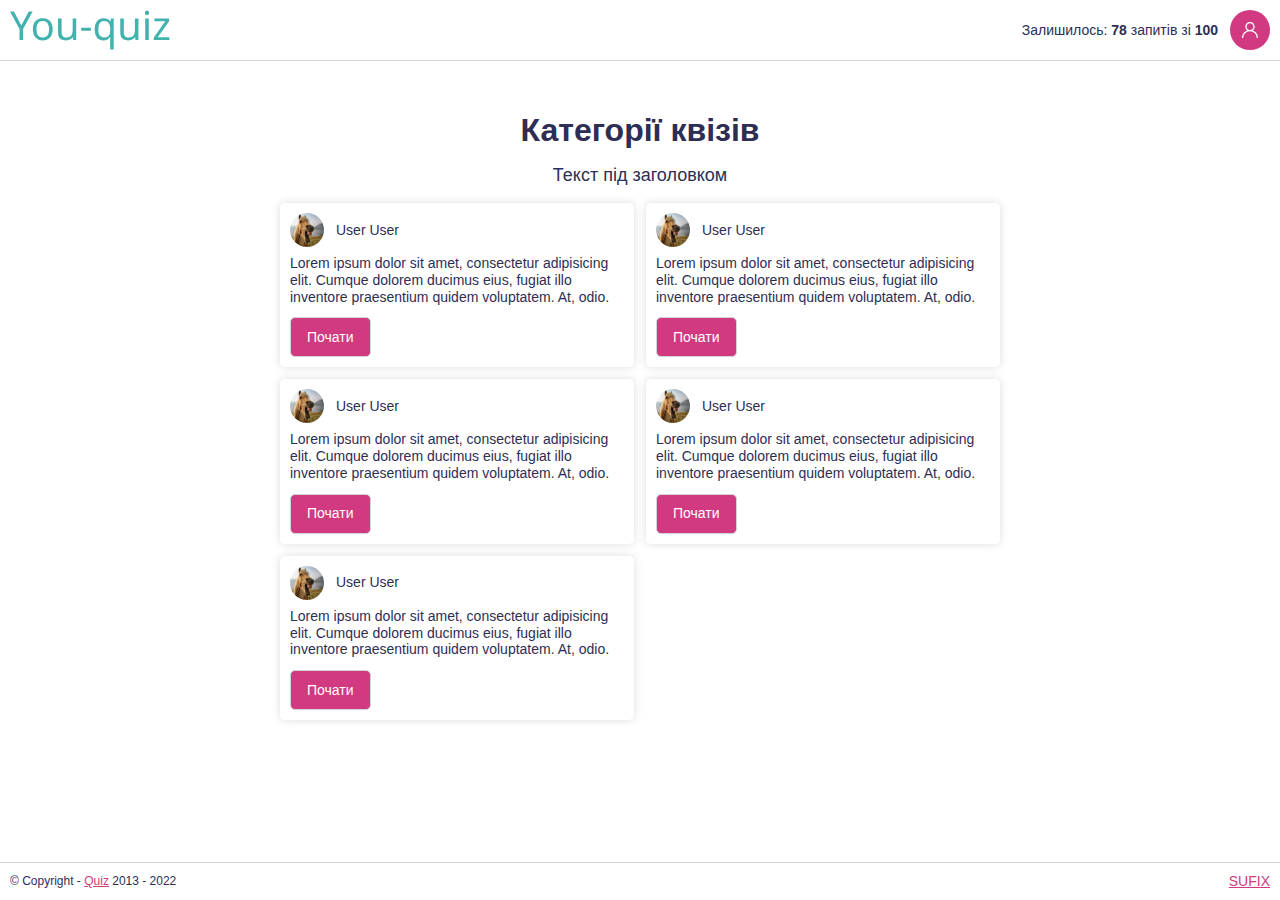
<file: src/quiz-grid.html>
<!DOCTYPE html>
<html lang="en">
<head>
    <meta charset="UTF-8">
    <meta http-equiv="X-UA-Compatible" content="IE=edge">
    <meta name="viewport" content="width=device-width, initial-scale=1.0">
    <title>You-quiz</title>
    <link rel="stylesheet" href="./css/main.css">
    <link rel="stylesheet" href="./css/adaptive.css">
</head>
<body class="user_page">
<!--HEADER SITE-->
<header class="header_site">
    <a href="/" class="header_logo">
        <img src="./images/logo.svg" alt="header_logo">
    </a>
    <div class="right_col">
        <span class="tariff">Залишилось: <b>78</b> запитів зі <b>100</b></span>
        <a href="#" class="user_btn"><svg class="icon"><use xlink:href="./images/sprite.svg#user"></use></svg></a>
    </div>
    <div class="header_menu">
        <div class="toggle_language">
            <a href="#" class="active">UA</a>
            <a href="#">EN</a>
        </div>
        <span class="tariff"><b>78</b> запитів зі <b>100</b></span>
        <ul class="menu_list">
            <li><a href="#">Головка сторінка</a></li>
            <li><a href="/">Мої квізи</a></li>
            <li><a href="#">Мої пройдені квізи</a></li>
            <li><a href="/cabinet.html">Реєстраційні дані</a></li>
            <li><a href="#">Оплата та баланс</a></li>
            <li><a href="#">Допомога</a></li>
        </ul>
        <div class="social_list">
            <a href="#"><svg class="icon"><use xlink:href="./images/sprite.svg#facebook"></use></svg></a>
            <a href="#"><svg class="icon"><use xlink:href="./images/sprite.svg#instagram"></use></svg></a>
        </div>
        <a href="#" class="logout"><svg class="icon"><use xlink:href="./images/sprite.svg#logout"></use></svg>Вийти</a>
    </div>
</header>
<main>
    <!--QUIZ GRID-->
    <section class="quiz_grid">
        <div class="centre">
            <span class="item_title">Категорії квізів</span>
            <span class="quiz_grid-text">Текст під заголовком</span>
            <ul class="quiz_grid-list">
                <li>
                    <div class="quiz_created_user">
                        <img src="./images/user-img.png" width="34" height="34" alt="user">
                        <span>User User</span>
                    </div>
                    <span class="quiz_description">Lorem ipsum dolor sit amet, consectetur adipisicing elit. Cumque dolorem ducimus eius, fugiat illo inventore praesentium quidem voluptatem. At, odio.</span>
                    <a href="#" class="start_quiz btn btn_fill">Почати</a>
                </li>
                <li>
                    <div class="quiz_created_user">
                        <img src="./images/user-img.png" width="34" height="34" alt="user">
                        <span>User User</span>
                    </div>
                    <span class="quiz_description">Lorem ipsum dolor sit amet, consectetur adipisicing elit. Cumque dolorem ducimus eius, fugiat illo inventore praesentium quidem voluptatem. At, odio.</span>
                    <a href="#" class="start_quiz btn btn_fill">Почати</a>
                </li>
                <li>
                    <div class="quiz_created_user">
                        <img src="./images/user-img.png" width="34" height="34" alt="user">
                        <span>User User</span>
                    </div>
                    <span class="quiz_description">Lorem ipsum dolor sit amet, consectetur adipisicing elit. Cumque dolorem ducimus eius, fugiat illo inventore praesentium quidem voluptatem. At, odio.</span>
                    <a href="#" class="start_quiz btn btn_fill">Почати</a>
                </li>
                <li>
                    <div class="quiz_created_user">
                        <img src="./images/user-img.png" width="34" height="34" alt="user">
                        <span>User User</span>
                    </div>
                    <span class="quiz_description">Lorem ipsum dolor sit amet, consectetur adipisicing elit. Cumque dolorem ducimus eius, fugiat illo inventore praesentium quidem voluptatem. At, odio.</span>
                    <a href="#" class="start_quiz btn btn_fill">Почати</a>
                </li>
                <li>
                    <div class="quiz_created_user">
                        <img src="./images/user-img.png" width="34" height="34" alt="user">
                        <span>User User</span>
                    </div>
                    <span class="quiz_description">Lorem ipsum dolor sit amet, consectetur adipisicing elit. Cumque dolorem ducimus eius, fugiat illo inventore praesentium quidem voluptatem. At, odio.</span>
                    <a href="#" class="start_quiz btn btn_fill">Почати</a>
                </li>
            </ul>
        </div>
    </section>

    <div class="popup_wrap hidden">
        <div class="popup login_popup">
            <a href="#" class="close_popup">close</a>
            <span class="item_title">Реєстрація</span>
            <span class="sub_text">В вас вже є аккаунт? <a href="#">Увійти</a></span>
            <label class="input_wrap">
                <span>Ім`я</span>
                <input type="text" placeholder="Ім`я">
            </label>
            <label class="input_wrap">
                <span>Email</span>
                <input type="email" placeholder="Email">
            </label>
            <label class="input_wrap">
                <span>Пароль</span>
                <input type="password" placeholder="Пароль">
            </label>
            <label class="input_wrap">
                <span>Повторіть пароль</span>
                <input type="password" placeholder="Повторіть пароль">
            </label>
            <label class="input_wrap code_wrap">
                <span>Код</span>
                <input type="text" maxlength="4" >
            </label>
            <button class="btn btn_fill">Створити аккаунт</button>
            <span class="item_title">Вхід</span>
            <span class="sub_text">В вас немає аккаунту? <a href="#">Зереєструватись</a></span>
            <label class="input_wrap">
                <span>Email</span>
                <input type="email" placeholder="Email">
            </label>
            <label class="input_wrap">
                <span>Пароль</span>
                <input type="password" placeholder="Пароль">
            </label>
            <button class="btn btn_fill">Увійти</button>
        </div>
    </div>

    <div class="shadow hidden">close</div>
</main>
<!--FOOTER SITE-->
<footer class="footer_site">
    <div class="bottom_info">
        <span class="copyright">© Copyright - <a href="#">Quiz</a> 2013 - 2022</span>
    </div>
    <span class="confident"><a href="https://websufix.com">SUFIX</a></span>
</footer>
<div class="styleguide hidden" style="display: flex; flex-direction: column;">
    <h1>hello world</h1>
    <span class="main_title">hello world</span>
    <h2>hello world</h2>
    <span class="sub-main_title">hello world</span>
    <h3>hello world</h3>
    <span class="item_title">hello world</span>
    <h4>hello world</h4>
    <span class="box_title">hello world</span>
    <h5>hello world</h5>
    <span class="small_title">hello world</span>
    <p>Lorem ipsum dolor sit amet, consectetur adipisicing elit. Ad adipisci alias deleniti eos excepturi nisi perferendis, perspiciatis provident quia vitae.</p>
    <input type="text" placeholder="name">
    <a href="#" class="btn">click me</a>
    <a href="#">link linkl</a>
</div>
<script src="./js/jquery.min.js"></script>
<script src="./js/index.js"></script>
</body>
</html>
</file>
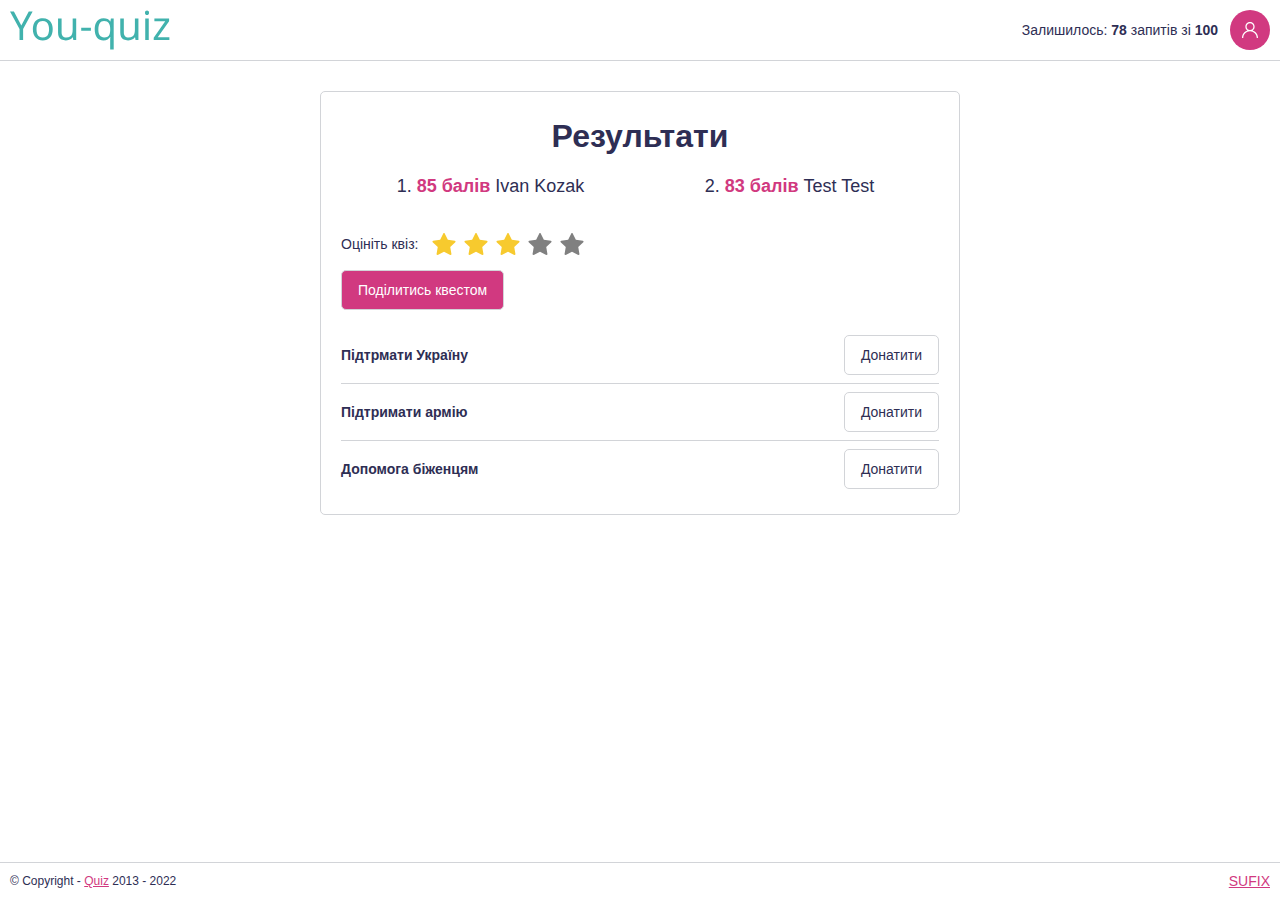
<file: src/result.html>
<!DOCTYPE html>
<html lang="en">
<head>
    <meta charset="UTF-8">
    <meta http-equiv="X-UA-Compatible" content="IE=edge">
    <meta name="viewport" content="width=device-width, initial-scale=1.0">
    <title>You-quiz</title>
    <link rel="stylesheet" href="./css/main.css">
    <link rel="stylesheet" href="./css/adaptive.css">
</head>
<body>
<!--HEADER SITE-->
<header class="header_site">
    <a href="/" class="header_logo">
        <img src="./images/logo.svg" alt="header_logo">
    </a>
    <div class="right_col">
        <span class="tariff">Залишилось: <b>78</b> запитів зі <b>100</b></span>
        <a href="#" class="user_btn"><svg class="icon"><use xlink:href="./images/sprite.svg#user"></use></svg></a>
    </div>
    <div class="header_menu">
        <div class="toggle_language">
            <a href="#" class="active">UA</a>
            <a href="#">EN</a>
        </div>
        <span class="tariff"><b>78</b> запитів зі <b>100</b></span>
        <ul class="menu_list">
            <li><a href="#">Головка сторінка</a></li>
            <li><a href="/">Мої квізи</a></li>
            <li><a href="#">Мої пройдені квізи</a></li>
            <li><a href="/cabinet.html">Реєстраційні дані</a></li>
            <li><a href="#">Оплата та баланс</a></li>
            <li><a href="#">Допомога</a></li>
        </ul>
        <div class="social_list">
            <a href="#"><svg class="icon"><use xlink:href="./images/sprite.svg#facebook"></use></svg></a>
            <a href="#"><svg class="icon"><use xlink:href="./images/sprite.svg#instagram"></use></svg></a>
        </div>
        <a href="#" class="logout"><svg class="icon"><use xlink:href="./images/sprite.svg#logout"></use></svg>Вийти</a>
    </div>
</header>
<main>
    <!--RESUL-->
    <section class="resul">
        <div class="centre">
            <span class="item_title">Результати</span>
            <div class="duel">
                <div class="user">1. <b>85 балів</b><span> Ivan Kozak</span></div>
                <div class="user">2. <b>83 балів</b><span> Test Test</span></div>
            </div>
            <!--<ul class="winners">
                <li>1. <b>85</b> Ivan Kozak</li>
                <li>2. <b>83</b> Test Test</li>
                <li>3. <b>81</b> Test Test</li>
            </ul>-->
            <div class="rate_quiz">
                <span>Оцініть квіз:</span>
                <div class="star_wrap">
                    <a href="#" class="active"><svg class="icon"><use xlink:href="./images/sprite.svg#star"></use></svg></a>
                    <a href="#" class="active"><svg class="icon"><use xlink:href="./images/sprite.svg#star"></use></svg></a>
                    <a href="#" class="active"><svg class="icon"><use xlink:href="./images/sprite.svg#star"></use></svg></a>
                    <a href="#"><svg class="icon"><use xlink:href="./images/sprite.svg#star"></use></svg></a>
                    <a href="#"><svg class="icon"><use xlink:href="./images/sprite.svg#star"></use></svg></a>
                </div>
            </div>
            <div class="btn btn_fill share_quiz">Поділитись квестом</div>
            <div class="donate_box">
                <b>Підтрмати Україну</b>
                <div class="btn">Донатити</div>
            </div>
            <div class="donate_box">
                <b>Підтримати армію</b>
                <div class="btn">Донатити</div>
            </div>
            <div class="donate_box">
                <b>Допомога біженцям</b>
                <div class="btn">Донатити</div>
            </div>
        </div>
    </section>
    <div class="shadow hidden">close</div>
</main>
<!--FOOTER SITE-->
<footer class="footer_site">
    <div class="bottom_info">
        <span class="copyright">© Copyright - <a href="#">Quiz</a> 2013 - 2022</span>
    </div>
    <span class="confident"><a href="https://websufix.com">SUFIX</a></span>
</footer>
<div class="styleguide hidden" style="display: flex; flex-direction: column;">
    <h1>hello world</h1>
    <span class="main_title">hello world</span>
    <h2>hello world</h2>
    <span class="sub-main_title">hello world</span>
    <h3>hello world</h3>
    <span class="item_title">hello world</span>
    <h4>hello world</h4>
    <span class="box_title">hello world</span>
    <h5>hello world</h5>
    <span class="small_title">hello world</span>
    <p>Lorem ipsum dolor sit amet, consectetur adipisicing elit. Ad adipisci alias deleniti eos excepturi nisi perferendis, perspiciatis provident quia vitae.</p>
    <input type="text" placeholder="name">
    <a href="#" class="btn">click me</a>
    <a href="#">link linkl</a>
</div>
<script src="./js/jquery.min.js"></script>
<script src="./js/index.js"></script>
</body>
</html>
</file>
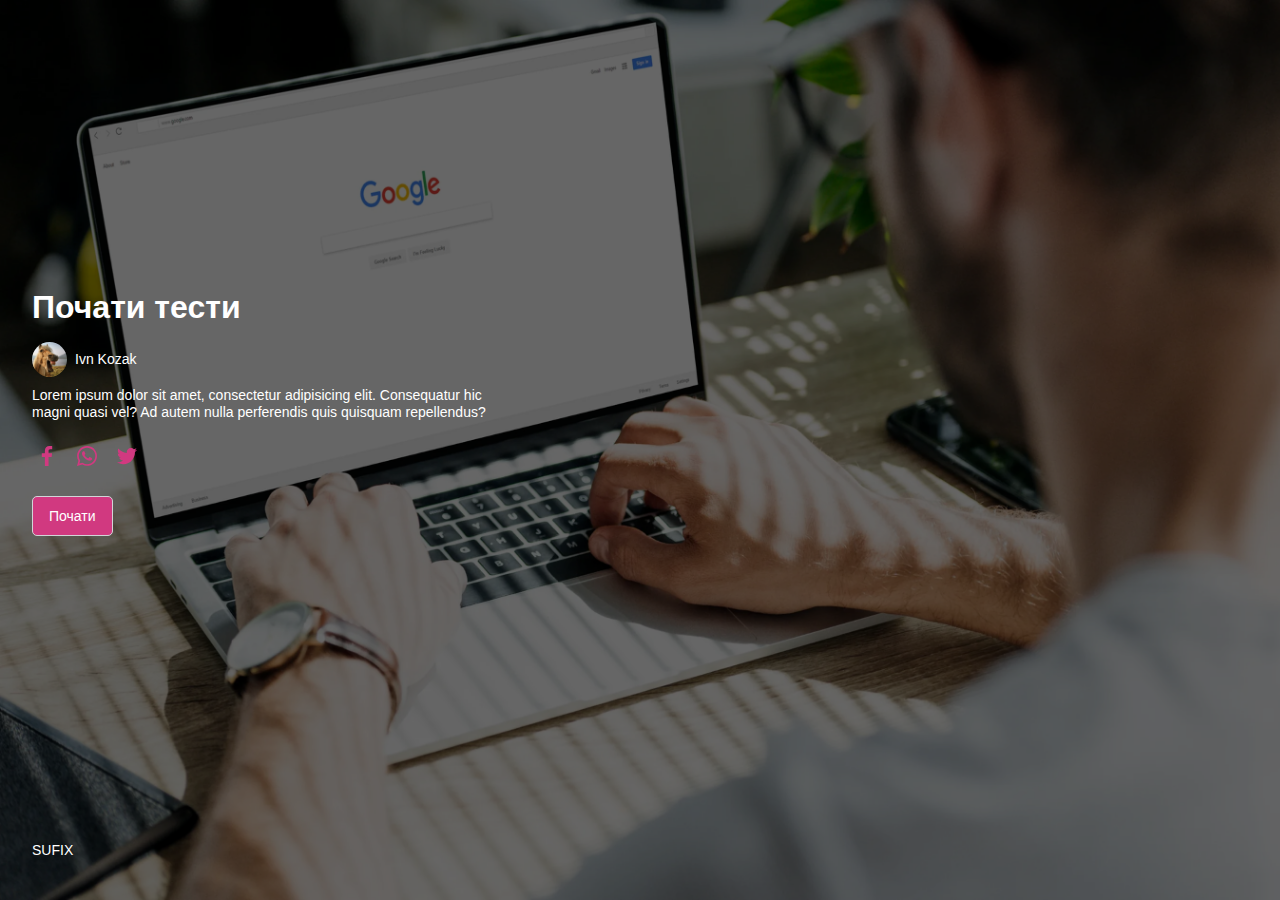
<file: src/start-page-2.html>
<!DOCTYPE html>
<html lang="en">
<head>
    <meta charset="UTF-8">
    <meta http-equiv="X-UA-Compatible" content="IE=edge">
    <meta name="viewport" content="width=device-width, initial-scale=1.0">
    <title>You-quiz</title>
    <link rel="stylesheet" href="./css/main.css">
    <link rel="stylesheet" href="./css/adaptive.css">
</head>
<body>
<main>
    <!--START PAGE-->
    <section class="start_page temp-2">
        <div class="col-1" style="background-image: url(./images/start-page-desk.png);"></div>
        <div class="col-2">
            <div class="scroll_box">
                <span class="item_title">Почати тести</span>
                <div class="author_quiz">
                    <div class="photo_author"><img src="./images/user-img.png"></div>
                    <span class="name_author">Ivn Kozak</span>
                </div>
                <span class="start_page-text">Lorem ipsum dolor sit amet, consectetur adipisicing elit. Consequatur hic magni quasi vel? Ad autem nulla perferendis quis quisquam repellendus?</span>
                <ul class="author_social">
                    <li><a href="#"><svg class="icon"><use xlink:href="./images/sprite.svg#facebook"></use></svg></a></li>
                    <li><a href="#"><svg class="icon"><use xlink:href="./images/sprite.svg#whatsapp"></use></svg></a></li>
                    <li><a href="#"><svg class="icon"><use xlink:href="./images/sprite.svg#twitter"></use></svg></a></li>
                </ul>
                <a href="/login.html" id="start" class="btn btn_fill">Почати</a>
            </div>
            <div class="start_page-bottom">
                <span class="confident"><a href="https://websufix.com">SUFIX</a></span>
            </div>
        </div>
    </section>

    <div class="shadow hidden">close</div>
</main>
<div class="styleguide hidden" style="display: flex; flex-direction: column;">
    <h1>hello world</h1>
    <span class="main_title">hello world</span>
    <h2>hello world</h2>
    <span class="sub-main_title">hello world</span>
    <h3>hello world</h3>
    <span class="item_title">hello world</span>
    <h4>hello world</h4>
    <span class="box_title">hello world</span>
    <h5>hello world</h5>
    <span class="small_title">hello world</span>
    <p>Lorem ipsum dolor sit amet, consectetur adipisicing elit. Ad adipisci alias deleniti eos excepturi nisi perferendis, perspiciatis provident quia vitae.</p>
    <input type="text" placeholder="name">
    <a href="#" class="btn">click me</a>
    <a href="#">link linkl</a>
</div>
<script src="./js/jquery.min.js"></script>
<script src="./js/index.js"></script>
</body>
</html>
</file>
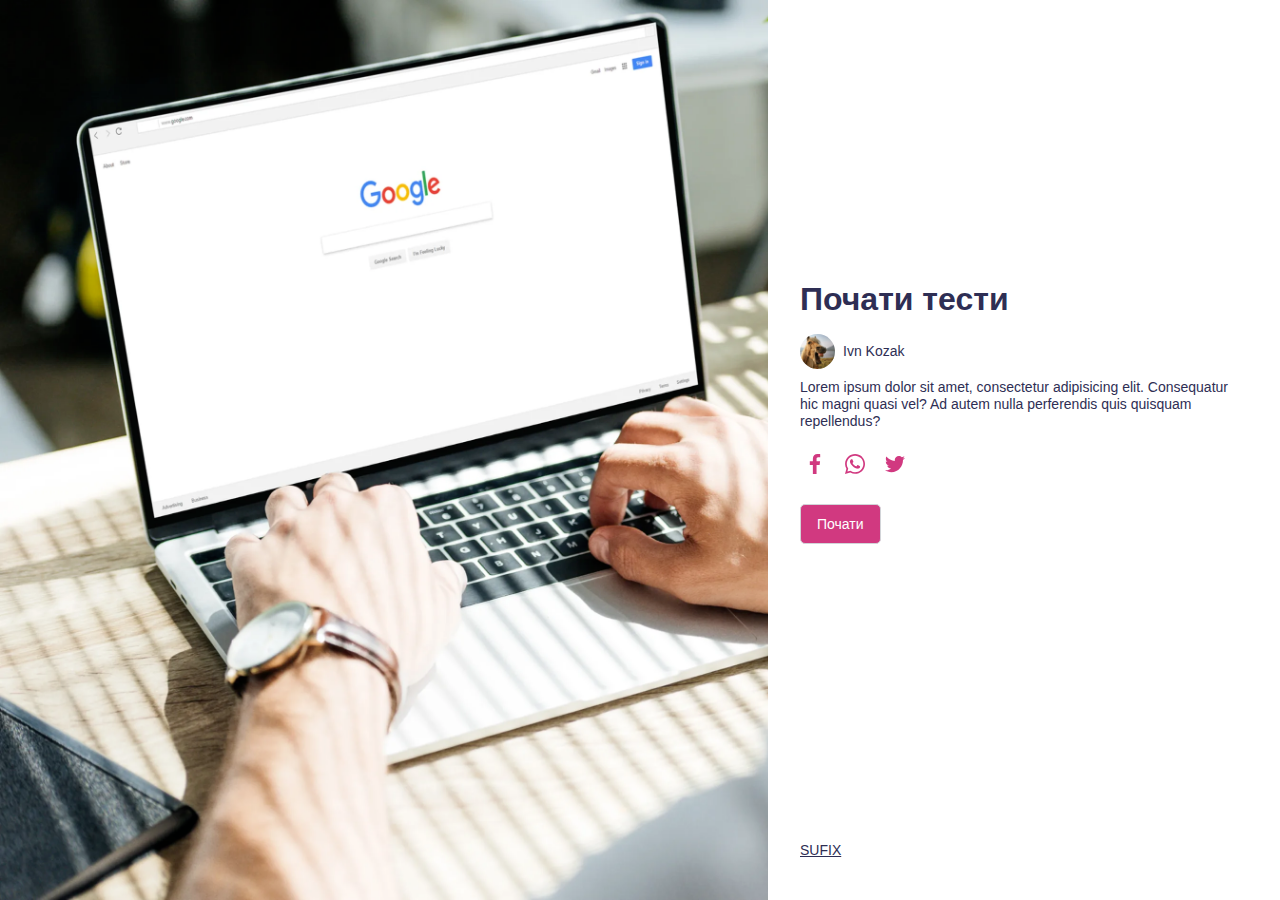
<file: src/start-page.html>
<!DOCTYPE html>
<html lang="en">
<head>
    <meta charset="UTF-8">
    <meta http-equiv="X-UA-Compatible" content="IE=edge">
    <meta name="viewport" content="width=device-width, initial-scale=1.0">
    <title>You-quiz</title>
    <link rel="stylesheet" href="./css/main.css">
    <link rel="stylesheet" href="./css/adaptive.css">
</head>
<body>
<main>
    <!--START PAGE-->
    <section class="start_page">
        <div class="col-1" style="background-image: url(./images/start-page-desk.png);"></div>
        <div class="col-2">
            <div class="scroll_box">
                <span class="item_title">Почати тести</span>
                <div class="author_quiz">
                    <div class="photo_author"><img src="./images/user-img.png"></div>
                    <span class="name_author">Ivn Kozak</span>
                </div>
                <span class="start_page-text">Lorem ipsum dolor sit amet, consectetur adipisicing elit. Consequatur hic magni quasi vel? Ad autem nulla perferendis quis quisquam repellendus?</span>
                <ul class="author_social">
                    <li><a href="#"><svg class="icon"><use xlink:href="./images/sprite.svg#facebook"></use></svg></a></li>
                    <li><a href="#"><svg class="icon"><use xlink:href="./images/sprite.svg#whatsapp"></use></svg></a></li>
                    <li><a href="#"><svg class="icon"><use xlink:href="./images/sprite.svg#twitter"></use></svg></a></li>
                </ul>
                <a href="/login.html" id="start" class="btn btn_fill">Почати</a>
            </div>
            <div class="start_page-bottom">
                <span class="confident"><a href="https://websufix.com">SUFIX</a></span>
            </div>
        </div>
    </section>

    <div class="shadow hidden">close</div>
</main>
<div class="styleguide hidden" style="display: flex; flex-direction: column;">
    <h1>hello world</h1>
    <span class="main_title">hello world</span>
    <h2>hello world</h2>
    <span class="sub-main_title">hello world</span>
    <h3>hello world</h3>
    <span class="item_title">hello world</span>
    <h4>hello world</h4>
    <span class="box_title">hello world</span>
    <h5>hello world</h5>
    <span class="small_title">hello world</span>
    <p>Lorem ipsum dolor sit amet, consectetur adipisicing elit. Ad adipisci alias deleniti eos excepturi nisi perferendis, perspiciatis provident quia vitae.</p>
    <input type="text" placeholder="name">
    <a href="#" class="btn">click me</a>
    <a href="#">link linkl</a>
</div>
<script src="./js/jquery.min.js"></script>
<script src="./js/index.js"></script>
</body>
</html>
</file>
<file: src/css/main.css>
/* variables */
:root {
  --primary: #d13980;
  --secondary: #fff;
  --success: #3bad4b;
  --info: #66c0da;
  --warning: #f7ca2e;
  --danger: #f86c6b;
  --dark: #333333;
  --grey: #e3e3e3;
  --site-bg: #1e1e3e;
  --site-bg-contrast: #ffffff;
  --text-color: #2e2e54;
  --text-color-light: #69748c;
  --text-color-contrast: #ffff;
  --link-color: #d13980;
  --link-color-active: #bc3373;
  --border-color: #d2d4d8;
  --border-color-active: rgba(102,192,218,.8);
  --btn-bg: #d13980;
  --btn-text: #ffffff;
}

*,
*::before,
*::after {
  box-sizing: border-box;
}

body,
h1,
h2,
h3,
h4,
h5,
p,
li,
figure,
figcaption,
blockquote,
dl,
dd {
  margin: 0;
}

menu,
ul,
ol {
  list-style: none;
  margin: 0px;
  padding: 0px;
}

img {
  display: block;
}

input,
button,
textarea,
select {
  font: inherit;
}

/*base*/
BODY, HTML {
  font-family: sans-serif;
  font-style: normal;
  font-weight: normal;
  font-size: 14px;
  line-height: 1.2;
  width: 100%;
  min-width: 360px;
  height: 100%;
  color: var(--text-color);
}

body {
  display: flex;
  flex-direction: column;
  width: 100%;
  background-color: var(--site-bg);
}

body.user_page {
  background-color: var(--site-bg-contrast);
}

body.overflow {
  overflow: hidden;
}

main {
  flex: 1 0 auto;
  display: flex;
  flex-direction: column;
}

input[type=text], input[type=password], input[type=tel], input[type=number], input[type=email], input[type=date], textarea {
  font-size: 14px;
  line-height: 17px;
  height: 40px;
  border-radius: 4px;
  padding: 0 15px 0 12px;
  border: 1px solid var(--border-color);
  transition: 0.3s;
}

input[type=date] {
  outline: none;
}

input[type=text].error, input[type=password].error, input[type=tel].error, input[type=number].error, input[type=email].error, input[type=date].error, textarea.error {
  border-color: var(--danger);
}

input[type=text]:focus, input[type=password]:focus, input[type=tel]:focus, input[type=number]:focus, input[type=email]:focus, input[type=date]:focus, textarea:focus {
  outline: none !important;
  border-color: var(--border-color-active);
  outline: 0;
  outline-offset: 0;
}

input::-webkit-calendar-picker-indicator {
  opacity: 0;
}

textarea {
  font-size: 14px;
  line-height: 17px;
  border: 1px solid var(--border-color);
  resize: none;
  outline: none;
  padding: 8px;
  border-radius: 4px;
  transition: 0.3s;
}

a {
  color: var(--link-color);
}

a:hover {
  text-decoration: none;
}

article a {
  color: var(--link-color);
  text-decoration: none;
  transition: 0.3s;
}

article a:hover {
  color: var(--link-color-active);
}

article li {
  position: relative;
  padding-left: 10px;
}

article li::before {
  content: "";
  width: 4px;
  height: 4px;
  background-color: var(--text-color);
  border-radius: 50%;
  position: absolute;
  left: 0;
  top: 7px;
}

h1, .main_title {
  font-size: 36px;
  font-weight: 700;
  margin-bottom: 18px;
}

h2, .sub-main_title {
  font-size: 28px;
  font-weight: 700;
  margin-bottom: 14px;
}

h3, .item_title {
  font-size: 22px;
  font-weight: 700;
  margin-bottom: 12px;
}

h4, .box_title {
  font-size: 18px;
  font-weight: 700;
  margin-bottom: 10px;
}

h5, .small_title {
  font-size: 14px;
  font-weight: 700;
  margin-bottom: 10px;
}

a:active {
  color: inherit;
  /*dont touch*/
}

.icon {
  display: block;
  width: 20px;
  height: 20px;
  fill: var(--primary);
}

.btn {
  text-decoration: none;
  color: #2e2e54;
  display: flex;
  align-items: center;
  justify-content: center;
  padding: 10px 16px;
  min-height: 40px;
  border: 1px solid var(--border-color);
  border-radius: 5px;
  transition: 0.3s;
  background-color: #ffffff;
  cursor: pointer;
}

.btn .icon {
  width: 18px;
  height: 18px;
}

.btn:hover {
  background-color: #ececec;
}

.btn.btn_fill {
  color: var(--btn-text);
  background-color: var(--btn-bg);
  border-color: var(--border-color);
}

.btn.btn_fill:hover {
  filter: saturate(1.4);
}

.close_btn {
  font-size: 0;
  display: flex;
  align-items: center;
  justify-content: center;
  width: 30px;
  height: 30px;
  position: relative;
  cursor: pointer;
}

.close_btn::before,
.close_btn::after {
  content: "";
  width: 18px;
  height: 2px;
  background-color: var(--primary);
  position: absolute;
  top: 50%;
  left: 50%;
  transition: background-color 0.3s;
}

.close_btn::before {
  transform: translate(-50%, -50%) rotate(-45deg);
}

.close_btn::after {
  transform: translate(-50%, -50%) rotate(45deg);
}

.close_btn:hover::before,
.close_btn:hover::after {
  background-color: var(--danger);
}

.shadow {
  font-size: 0;
  position: fixed;
  top: 0;
  right: 0;
  bottom: 0;
  left: 0;
  background: rgba(32, 30, 80, 0.4);
  cursor: pointer;
  z-index: 10;
}

.hidden {
  display: none !important;
}

.popup_wrap {
  display: flex;
  justify-content: center;
  position: fixed;
  top: 0;
  left: 0;
  width: 100%;
  height: 100%;
  z-index: 12;
  overflow-y: auto;
  padding-top: 156px;
  padding-bottom: 156px;
  background: rgba(32, 30, 80, 0.4);
  cursor: pointer;
}

.popup {
  color: var(--text-color);
  width: calc(100% - 30px);
  max-width: 500px;
  background-color: var(--site-bg-contrast);
  padding: 20px;
  border-radius: 5px;
  height: max-content;
  display: none;
  position: relative;
}

.popup.active {
  display: block;
}

.close_popup {
  font-size: 0;
  position: absolute;
  top: 0;
  right: 0;
  display: block;
  width: 30px;
  height: 30px;
}

.close_popup::before,
.close_popup::after {
  content: "";
  width: 20px;
  height: 1px;
  background-color: #333;
  position: absolute;
  top: 50%;
  left: 50%;
  transition: 0.3s;
}

.close_popup::before {
  transform: translate(-50%, -50%) rotate(-45deg);
}

.close_popup::after {
  transform: translate(-50%, -50%) rotate(45deg);
}

.close_popup:hover::before,
.close_popup:hover::after {
  background-color: var(--danger);
}

.popup.login_popup.active {
  display: flex;
  flex-direction: column;
}

.login_box {
  display: flex;
  flex-direction: column;
  margin: 40px auto 75px auto;
  width: calc(100% - 30px);
  max-width: 500px;
  background-color: var(--site-bg-contrast);
  padding: 20px;
  border-radius: 5px;
  box-shadow: #ddd 0 0 10px;
}

.sub_text {
  margin-bottom: 25px;
}

.input_wrap {
  display: flex;
  flex-direction: column;
  margin-bottom: 12px;
}

.input_wrap span {
  margin-bottom: 3px;
}

.input_wrap.code_wrap input {
  font-size: 18px;
  max-width: 150px;
  letter-spacing: 10px;
  padding: 0 15px;
  text-align: center;
}

.popup button.btn {
  margin-top: 20px;
}

.dropdown {
  position: relative;
  display: flex;
  flex-direction: column;
  width: 100%;
  min-height: 40px;
}

.dropdown.dropdown-open .overflow {
  border-bottom-right-radius: 0;
  border-bottom-left-radius: 0;
}

.blog_sect .dropdown {
  width: auto;
}

.dropdown_short {
  width: 68px;
  height: 30px;
  margin: 0 20px;
  color: #1d1d1d;
}

.dropdown_short:hover .drop_arrow {
  background-color: #618d2e;
}

.blog_sect .dropdown.dropdown-open {
  width: 200px;
}

.dropdown.dropdown_short.dropdown-open {
  width: 68px;
}

.dropdown .overflow {
  width: 100%;
  height: 100%;
  display: flex;
  align-items: center;
  border: 1px solid var(--border-color);
  padding: 0 50px 0 8px;
  min-height: 40px;
  border-radius: 4px;
  position: relative;
  float: left;
}

.dropdown.short .overflow {
  width: 138px;
}

.dropdown Span {
  cursor: pointer;
  height: 100%;
  padding-left: 5px;
  overflow: hidden;
  display: flex;
  align-items: center;
  white-space: nowrap;
  z-index: 2;
}

.dropdown_short Span {
  padding: 0 10px;
}

.dropdown UL {
  position: absolute;
  top: 100%;
  right: 0;
  left: 0;
  z-index: 4;
  margin: 0;
  display: block;
  background-color: var(--site-bg-contrast);
  border: 1px solid var(--border-color);
}

.dropdown_short ul {
  border: 1px solid #d7d7d7;
  border-radius: 3px;
  top: 28px;
}

.dropdown UL LI {
  position: relative;
  float: left;
  background: none;
  padding: 10px;
  width: 100%;
  font-size: 14px;
  line-height: 1.6;
  transition: 0.3s;
  cursor: pointer;
}

.dropdown UL LI:hover {
  background-color: #e8e8e8;
}

.dropdown_short UL LI {
  border: none;
}

.dropdown UL LI A {
  width: 100%;
  text-decoration: none;
  color: #282828;
  position: relative;
  float: left;
  -webkit-transition: 0.3s;
  transition: 0.3s;
}

.dropdown_short ul li a {
  color: #1d1d1d;
  text-align: center;
  padding: 6px 0;
}

.dropdown UL LI A:hover {
  color: #000000;
  font-weight: 500;
}

.dropdown_short ul li a:hover {
  background-color: #e6e6e6;
  color: initial;
}

.dropdown UL LI A.selected {
  display: none;
}

.drop_arrow {
  position: absolute;
  right: 0;
  top: 0;
  border: none;
  width: 45px;
  height: 100%;
  padding: 0;
  background-color: transparent;
  cursor: pointer;
}

.drop_arrow:after {
  content: "";
  position: absolute;
  top: 50%;
  left: 50%;
  width: 8px;
  height: 8px;
  border-left: 1px solid #333;
  border-bottom: 1px solid #333;
  transform: translate(-50%, -50%) rotate(-45deg);
  transition: 0.4s;
}

.dropdown-open .drop_arrow:after {
  transform: translate(-50%, -50%) rotate(135deg);
}

.dropdown_short .drop_arrow {
  right: -1px;
  top: 0;
  background-color: #8bc34a;
  border-radius: 0 3px 3px 0;
  width: 31px;
  height: 30px;
}

.dropdown_short .drop_arrow:after {
  border-width: 6px 3.5px 0 3.5px;
  border-color: #fff transparent transparent transparent;
  margin-left: -3.5px;
}

.dropdown_alt {
  width: 100%;
  height: 35px;
  background-color: #fff;
  border-radius: 2px;
}

.dropdown_alt .drop_arrow {
  border-bottom-right-radius: 3px;
  border-top-right-radius: 3px;
  background-color: #fff;
  width: 35px;
  height: 35px;
  right: -1px;
  top: -1px;
}

.dropdown_alt .drop_arrow:after {
  content: "";
  width: 5px;
  height: 5px;
  border-left: 1px solid #aaaaaa;
  border-bottom: 1px solid #aaaaaa;
}

.dropdown_alt ul {
  border: none;
  padding: 0;
  top: calc(100% + 1px);
  right: -1px;
  left: -1px;
  overflow-y: auto;
  max-height: 230px;
  border: 1px solid #ddd;
  border-top: none;
}

.dropdown_alt UL LI {
  font-size: 16px;
  border: none;
}

.dropdown_alt UL LI A {
  background-color: #fff;
  padding: 10px 15px;
}

.dropdown_alt UL LI:last-child A {
  border-bottom: 1px solid #ddd;
  border-bottom-right-radius: 3px;
  border-bottom-left-radius: 3px;
}

.dropdown_alt.dropdown-open {
  width: initial;
}

.dropdown_alt.dropdown-open .drop_arrow {
  border-bottom-right-radius: 0;
}

.dropdown_sm {
  background-color: #fff;
  height: 45px;
}

.dropdown_sm .drop_arrow {
  width: 45px;
  height: 45px;
}

.dropdown_sm .drop_arrow:after {
  border-width: 8px 6px 0 6px;
  border-color: #fff transparent transparent transparent;
  margin: -4px 0 0 -6px;
}

/*header*/
.header_site {
  display: flex;
  justify-content: space-between;
  align-items: center;
  padding: 10px;
  background-color: var(--site-bg-contrast);
  position: relative;
}

body.user_page .header_site {
  border-bottom: 1px solid var(--border-color);
}

.header_logo {
  display: block;
  width: 125px;
  height: auto;
}

.header_logo img {
  width: 100%;
  height: auto;
}

.header_site .right_col {
  display: flex;
  align-items: center;
}

.header_site .right_col > .tariff {
  display: none;
}

.header_menu .tariff {
  padding-bottom: 8px;
  margin-bottom: 8px;
  border-bottom: 1px solid var(--border-color);
}

.user_btn {
  display: flex;
  align-items: center;
  justify-content: center;
  width: 30px;
  height: 30px;
  background-color: var(--primary);
  border-radius: 50%;
  transition: 0.3s;
}

.user_btn .icon {
  width: 16px;
  height: 16px;
  fill: var(--secondary);
  transition: 0.3s;
}

.user_btn img {
  display: block;
  width: 30px;
  height: 30px;
  object-fit: cover;
  border-radius: 50px;
}

.user_btn:hover .icon {
  fill: var(--dark);
}

.header_menu {
  display: none;
  flex-direction: column;
  padding: 10px;
  width: 200px;
  border-radius: 5px;
  background-color: var(--site-bg-contrast);
  border: 1px solid var(--border-color);
  position: absolute;
  top: calc(100% + 10px);
  right: 10px;
  z-index: 12;
}

.header_menu.menu_opened {
  display: flex;
}

.toggle_language {
  display: flex;
  padding-bottom: 8px;
  margin-bottom: 8px;
  border-bottom: 1px solid var(--border-color);
}

.toggle_language a {
  font-size: 12px;
  display: block;
  text-decoration: none;
  padding: 2px 3px;
  margin: 0 2px;
  border: 1px solid var(--border-color);
  border-radius: 3px;
  transition: 0.3s;
}

.toggle_language a:hover {
  border-color: var(--primary);
}

.toggle_language a.active {
  border-color: var(--primary);
  background-color: var(--primary);
  color: var(--text-color-contrast);
  cursor: unset;
}

.menu_list {
  padding-bottom: 8px;
  margin-bottom: 8px;
  border-bottom: 1px solid var(--border-color);
}

.menu_list li + li {
  margin-top: 3px;
}

.menu_list a {
  text-decoration: none;
  color: var(--text-color-light);
  transition: 0.3s;
}

.menu_list a:hover {
  color: var(--link-color-active);
}

.social_list {
  display: flex;
  flex-wrap: wrap;
  padding-bottom: 8px;
  margin-bottom: 8px;
  border-bottom: 1px solid var(--border-color);
}

.social_list a {
  display: block;
  padding: 5px;
}

.social_list a .icon {
  fill: var(--primary);
  transition: 0.3s;
}

.social_list a:hover .icon {
  fill: var(--link-color-active);
}

.logout {
  text-decoration: none;
  display: flex;
  align-items: center;
  color: var(--text-color-light);
  transition: 0.3s;
}

.logout:hover {
  color: var(--link-color-active);
}

.logout .icon {
  margin-right: 8px;
  fill: var(--text-color-light);
  transition: 0.3s;
}

.logout:hover .icon {
  fill: var(--link-color-active);
}

/*FOOTER SITE*/
.footer_site {
  background-color: var(--site-bg-contrast);
  display: flex;
  align-items: center;
  justify-content: space-between;
  padding: 10px;
}

body.user_page .footer_site {
  border-top: 1px solid var(--border-color);
}

.bottom_info {
  font-size: 12px;
  flex: 0 1 50%;
  display: flex;
  flex-direction: column;
}

.footer_email {
  display: flex;
  flex-direction: column;
  padding-left: 15px;
}

.footer_email li a {
  text-decoration: none;
  display: flex;
  align-items: center;
}

.footer_email li .icon {
  fill: var(--dark);
  margin-right: 10px;
  transition: 0.3s;
}

.footer_email li:hover .icon {
  fill: var(--primary);
}

/*QUIZ LIST*/
.quiz_list {
  margin: 0 auto;
  padding: 20px 10px 40px 10px;
  width: 100%;
  max-width: 1300px;
}

.quiz_list-add {
  margin-bottom: 20px;
  width: max-content;
}

.quiz_list-add .icon {
  margin-left: 8px;
  width: 14px;
  height: 14px;
  fill: var(--text-color-contrast);
}

.quiz_list > ul {
  display: flex;
  flex-direction: column;
}

.quiz_list > ul > li {
  display: flex;
  flex-direction: column;
  padding: 16px 20px;
  max-width: 630px;
  background-color: var(--site-bg-contrast);
  border-radius: 5px;
  position: relative;
}

.quiz_list > ul > li + li {
  margin-top: 15px;
}

.quiz_list-link {
  display: flex;
  margin-bottom: 12px;
}

.to_quiz {
  max-width: 92px;
  overflow: hidden;
  text-overflow: ellipsis;
  white-space: nowrap;
  text-decoration: none;
  color: var(--text-color);
  transition: 0.3s;
}

.to_quiz:hover {
  color: var(--link-color-active);
}

.copy_quiz {
  margin-left: 6px;
  transition: 0.3s;
}

.copy_quiz:hover {
  opacity: 0.7;
}

.copy_quiz .icon {
  fill: var(--text-color);
  transition: 0.3s;
}

.copy_quiz.active {
  opacity: 1;
}

.copy_quiz.active .icon {
  fill: var(--link-color-active);
}

.quiz_list-bottom {
  display: flex;
  justify-content: space-between;
  align-items: flex-end;
}

.quiz_list-btns {
  display: flex;
  flex-wrap: wrap;
}

.quiz_list-btns .btn {
  margin: 0 15px 8px 0;
}

.quiz_list-btns .btn .icon {
  fill: var(--text-color);
}

.quiz_list-btns .btn span + .icon {
  margin-left: 8px;
}

.quiz_list-more {
  flex: 0 0 42px;
  display: flex;
  align-items: center;
  justify-content: center;
  margin-bottom: 10px;
  height: 42px;
}

.quiz_list-more .icon {
  fill: var(--text-color);
  opacity: 0.7;
  transition: 0.3s;
}

.quiz_list-more:hover .icon {
  fill: var(--primary);
}

.quiz_list-control {
  display: none;
  position: absolute;
  top: calc(100% + 10px);
  right: 10px;
  background-color: var(--site-bg-contrast);
  color: var(--text-color-contrast);
  padding: 10px;
  border-radius: 5px;
}

.quiz_list-control.active {
  display: block;
}

.quiz_list-control a {
  text-decoration: none;
  display: flex;
  align-items: center;
  color: var(--link-color-active);
}

.quiz_list-control a + a {
  margin-top: 6px;
}

.quiz_list-control a .icon {
  fill: var(--text-color);
  transition: 0.3s;
  margin-right: 8px;
}

.quiz_list-control a:hover {
  text-decoration: underline;
}

.quiz_list-control a:hover .icon {
  fill: var(--link-color-active);
}

.publication {
  display: flex;
  flex-direction: column;
  padding: 10px;
  width: 100%;
  max-width: 575px;
  border-radius: 5px;
  background-color: #fff;
  margin-bottom: 35px;
}

.publication + .question_control {
  max-width: 575px;
}

.publication .item_title {
  display: block;
  margin-bottom: 15px;
}

.publication_link {
  display: flex;
  align-items: center;
  margin-bottom: 15px;
}

.publication_link span {
  display: flex;
  align-items: center;
  justify-content: center;
  padding: 0 15px 0 10px;
  height: 40px;
  background-color: #f0f3f5;
  border: 1px solid var(--border-color);
  border-right: none;
  border-radius: 5px 0 0 5px;
}

.publication_link input {
  flex: 1 1 auto;
  border-radius: 0 5px 5px 0;
  margin-right: 20px;
}

.publication_copy {
  display: flex;
  align-items: center;
  justify-content: center;
  width: 40px;
  padding: 0;
}

.publication_copy .icon {
  fill: var(--text-color-contrast);
}

.publication_status {
  margin-left: auto;
}

.publication_status.not_active {
  color: var(--warning);
}

.publication_status.active {
  color: var(--success);
}

.publication_share {
  display: flex;
  align-items: center;
  margin-bottom: 8px;
}

.publication_share b {
  margin-right: 10px;
}

.publication_share a {
  display: block;
  padding: 5px;
  filter: contrast(0);
  transition: 0.3s;
}

.publication_share a:hover {
  filter: contrast(1);
}

/*CABINET*/
.cabinet {
  padding: 30px 0 50px 0;
}

.cabinet .centre {
  display: flex;
  flex-direction: column;
  margin: 0 auto;
  padding: 15px;
  width: calc(100% - 30px);
  max-width: 1024px;
  border-radius: 5px;
  background-color: var(--site-bg-contrast);
}

.cabinet_inner {
  display: flex;
  flex-direction: column;
}

.cabinet_inner > .col-1 {
  background-color: var(--grey);
  padding: 15px;
  border-radius: 5px;
}

.user_setting {
  display: flex;
  flex-direction: column;
}

.user_setting + .user_setting {
  margin-top: 20px;
}

.user_setting .small_title {
  display: flex;
  align-items: center;
  margin-bottom: 6px;
}

.user_setting .small_title .icon {
  margin-right: 8px;
}

.setting_info {
  display: flex;
  align-items: center;
}

.setting_info.active {
  display: none;
}

.setting_info span {
  transition: 0.3s;
}

.setting_info a {
  font-size: 0;
  order: 1;
  margin-left: 8px;
}

.setting_info a:hover + span {
  color: var(--link-color-active);
}

.change_setting {
  display: none;
}

.setting_info.active + .change_setting {
  display: flex;
  align-items: center;
}

.change_setting input {
  flex: 1 1 auto;
  min-width: 0px;
}

.change_setting .btn {
  flex: 0 0 auto;
  margin-left: 10px;
}

.close_change {
  font-size: 0;
  flex: 0 0 auto;
  margin-left: 10px;
  padding: 5px;
}

.close_change .icon {
  width: 12px;
  height: 12px;
  fill: var(--dark);
  transition: 0.3s;
}

.close_change:hover .icon {
  fill: var(--danger);
}

.change_photo {
  display: flex;
  align-items: center;
  margin-bottom: 20px;
}

.change_photo .photo {
  width: 50px;
  height: 50px;
  overflow: hidden;
  border-radius: 50%;
}

.change_photo .photo img {
  display: block;
  width: 100%;
  height: 100%;
  object-fit: cover;
}

.upload_photo {
  margin-left: 12px;
}

.cabinet_inner > .col-2 {
  background-color: var(--grey);
  margin-top: 10px;
  padding: 15px;
  border-radius: 5px;
}

.info_author {
  display: flex;
  flex-direction: column;
  margin-bottom: 20px;
}

.info_author span {
  display: block;
  font-weight: 700;
  margin-bottom: 6px;
}

.info_author textarea {
  height: 150px;
}

.info_author .btn {
  margin-top: 6px;
  width: max-content;
  padding: 7px 16px;
  min-height: 32px;
}

/*EDIT QUIZ*/
.edit_quiz {
  flex: 1 1 auto;
  display: flex;
  position: relative;
  padding: 0 10px;
}

.menu_quiz {
  position: absolute;
  top: 0;
  left: -250px;
  width: 250px;
  background-color: var(--site-bg-contrast);
  padding: 30px 10px 10px 10px;
  height: 100%;
  border: 1px solid var(--border-color);
  border-left: none;
  transition: 0.3s;
  z-index: 8;
}

.menu_quiz.active {
  left: 0;
}

.close-menu_quiz {
  position: absolute;
  top: 0;
  right: 0;
  display: flex;
  align-items: center;
  justify-content: center;
  width: 30px;
  height: 30px;
}

.close-menu_quiz .icon {
  width: 16px;
  height: 16px;
  fill: var(--danger);
}

.quiz_title-menu {
  display: block;
  font-size: 18px;
  line-height: 1.2;
  margin-bottom: 12px;
}

.menu_quiz-list {
  display: flex;
  flex-direction: column;
}

.menu_quiz-list li + li {
  margin-top: 8px;
}

.menu_quiz-list a {
  text-decoration: none;
  display: flex;
  align-items: center;
}

.menu_quiz-list a b {
  font-weight: 400;
  display: flex;
  align-items: center;
  justify-content: center;
  margin-right: 10px;
  width: 30px;
  height: 30px;
  border: 1px solid var(--border-color);
  border-radius: 50%;
  transition: 0.3s;
}

.menu_quiz-list a:hover b,
.menu_quiz-list a.active b {
  border-color: var(--primary);
  background-color: var(--primary);
  color: var(--text-color-contrast);
}

.quiz_content {
  padding-top: 15px;
  padding-bottom: 30px;
  width: 100%;
}

.open-menu_quiz {
  font-size: 0;
  display: flex;
  align-items: center;
  justify-content: center;
  margin-bottom: 15px;
  padding: 5px;
  width: max-content;
  margin-left: auto;
}

.first_page {
  display: flex;
  flex-direction: column;
  padding: 10px;
  width: 100%;
  max-width: 900px;
  border-radius: 5px;
  background-color: var(--site-bg-contrast);
}

.quiz_content .small_title {
  display: block;
  margin-bottom: 4px;
}

.messenger_box {
  display: flex;
  align-items: center;
}

.messenger_box + .messenger_box {
  margin-top: 6px;
}

.messenger_box .icon {
  margin: 10px;
}

.allow_input-box {
  display: flex;
  position: relative;
}

.form_row .allow_input-box {
  margin-top: 11px;
}

.allow_input-box input[type=checkbox] {
  position: absolute;
  top: 0;
  left: 0;
  width: 0;
  height: 0;
  margin: 0;
  opacity: 0;
  visibility: hidden;
}

.allow_input-box span {
  display: block;
  padding-left: 20px;
  position: relative;
  cursor: pointer;
  min-height: 18px;
}

.allow_input-box span::before {
  content: "";
  width: 15px;
  height: 15px;
  border: 1px solid var(--border-color);
  position: absolute;
  top: 1px;
  left: 0;
  border-radius: 3px;
  transition: 0.3s;
}

.allow_input-box input[type=checkbox]:checked + span::before {
  background-color: var(--primary);
  border-color: var(--primary);
}

.allow_input-box span::after {
  content: "";
  width: 9px;
  height: 6px;
  border-bottom: 2px solid #ffffff;
  border-left: 2px solid #ffffff;
  position: absolute;
  top: 4px;
  left: 3px;
  transform: rotate(-45deg);
  opacity: 0;
  transition: 0.3s;
}

.allow_input-box input[type=checkbox]:checked + span::after {
  opacity: 1;
}

.first_page > .col-1 .dropdown {
  margin-bottom: 12px;
  width: 100%;
  max-width: 275px;
}

.first_page > .col-1 .dropdown img {
  display: block;
  margin-right: 12px;
  width: 50px;
  height: auto;
}

.first_page > .col-1 .dropdown > ul {
  display: flex;
  flex-direction: column;
}

.first_page > .col-1 .dropdown > ul a {
  display: flex;
  align-items: center;
}

.select_picture {
  position: relative;
  margin-bottom: 12px;
  display: flex;
  align-items: center;
  justify-content: center;
  width: 275px;
  height: 100px;
  background: #ededed;
  border: 1px dashed #bababa;
  border-radius: 5px;
  overflow: hidden;
}

.select_picture:hover {
  border-color: var(--info);
}

.select_picture.not_active {
  opacity: 0.5;
  pointer-events: none;
}

.select_picture img {
  width: 100%;
  height: 100%;
  object-fit: cover;
  z-index: 1;
  position: absolute;
  top: 0;
  left: 0;
  filter: brightness(0.8);
}

.select_place .icon {
  fill: gray;
  cursor: pointer;
  pointer-events: none;
}

.delete_picture {
  position: absolute;
  bottom: 6px;
  left: 6px;
  z-index: 2;
  display: none;
}

.select_picture img + .delete_picture {
  display: block;
}

.select_list img {
  width: 30px;
  height: auto;
}

.color_list {
  display: flex;
  flex-direction: column;
  margin-bottom: 12px;
}

.color_list li {
  display: flex;
  align-items: center;
}

.color_list li + li {
  margin-top: 8px;
}

.color_list input[type=color] {
  display: block;
  margin-right: 12px;
  width: 28px;
  height: 28px;
}

.text_box {
  width: 100%;
  margin-bottom: 12px;
}

.text_box input {
  width: 100%;
}

.text_box input:disabled {
  opacity: 0.5;
}

.text_box textarea {
  width: 100%;
  height: 120px;
}

.add_hashtag {
  display: flex;
  align-items: center;
  margin-bottom: 12px;
}

.add_hashtag input {
  flex: 1 1 auto;
  border-radius: 4px 0 0 4px;
}

.add_hashtag a {
  flex: 0 0 auto;
  height: 40px;
  display: flex;
  align-items: center;
  justify-content: center;
  padding: 0 10px;
  background-color: var(--primary);
  border-radius: 0 4px 4px 0;
  color: var(--text-color-contrast);
  text-decoration: none;
  transition: 0.3s;
}

.add_hashtag a:hover {
  filter: saturate(1.2);
}

.hashtag_box ul {
  display: flex;
  flex-wrap: wrap;
}

.hashtag_box li {
  font-size: 16px;
  display: flex;
  align-items: center;
  margin: 0 5px 5px 0;
  padding: 4px 8px;
  border: 1px solid var(--border-color);
  border-radius: 4px;
}

.del_hashtag {
  display: flex;
  align-items: center;
  justify-content: center;
  font-size: 0;
  margin-left: 5px;
  width: 12px;
  height: 12px;
  transition: 0.3s;
}

.del_hashtag:hover {
  filter: saturate(2);
}

.del_hashtag .icon {
  width: 12px;
  height: 12px;
  fill: var(--danger);
}

.next_settings {
  margin-top: 22px;
}

.question_name {
  display: flex;
  align-items: center;
  margin-bottom: 22px;
  width: 100%;
  max-width: 900px;
}

.question_name input[type=text] {
  font-size: 18px;
  flex: 1 1 auto;
}

.question_name .btn {
  margin-left: 10px;
}

.questions {
  display: flex;
  flex-direction: column;
  width: 100%;
  max-width: 900px;
  margin-bottom: 25px;
}

.question_one {
  padding: 15px;
  border-radius: 5px;
  background-color: var(--site-bg-contrast);
}

.question_one + .question_one {
  margin-top: 20px;
}

.question_header {
  display: flex;
  align-items: center;
}

.question_title {
  flex: 1 1 auto;
  min-width: 0;
}

.show_more {
  flex: 0 0 30px;
  margin-left: 6px;
  height: 30px;
  position: relative;
  border-radius: 8px;
  background-color: transparent;
  transition: 0.3s;
}

.show_more:hover {
  background-color: #e8e8e8;
}

.show_more::after,
.show_more::before {
  content: "";
  width: 1px;
  height: 8px;
  background-color: var(--primary);
  position: absolute;
  top: 50%;
  left: 50%;
  transform-origin: bottom;
}

.show_more::after {
  transform: translate(-50%, -50%) rotate(-45deg);
}

.show_more::before {
  transform: translate(-50%, -50%) rotate(45deg);
}

.show_more.active::after,
.show_more.active::before {
  transform-origin: top;
}

.hide_question,
.copy_question,
.delete_question {
  flex: 0 0 30px;
  height: 30px;
  display: flex;
  align-items: center;
  justify-content: center;
  border-radius: 8px;
  background-color: transparent;
  transition: 0.3s;
}

.hide_question:hover,
.copy_question:hover,
.delete_question:hover {
  background-color: #e8e8e8;
}

.hide_question .icon {
  transition: 0.3s;
}

.hide_question.active .icon {
  filter: contrast(0);
}

.copy_question .icon {
  fill: var(--text-color-light);
  transition: 0.3s;
}

.copy_question:hover .icon {
  fill: var(--text-color);
}

.delete_question .icon {
  fill: var(--danger);
  transition: 0.3s;
}

.delete_question:hover .icon {
  fill: var(--text-color);
}

.move_question {
  flex: 0 0 30px;
  height: 40px;
  display: flex;
  flex-direction: column;
  align-items: center;
}

.move_question a {
  position: relative;
  width: 100%;
  height: 20px;
}

.move_question a:nth-child(1) {
  transform: rotate(180deg);
}

.move_question a::before,
.move_question a::after {
  content: "";
  width: 1px;
  height: 6px;
  background-color: var(--text-color);
  position: absolute;
  top: 50%;
  left: 50%;
  transform-origin: bottom;
  transition: 0.3s;
}

.move_question a::before {
  transform: translate(-50%, -50%) rotate(45deg);
}

.move_question a::after {
  transform: translate(-50%, -50%) rotate(-45deg);
}

.move_question a:hover::before,
.move_question a:hover::after {
  background-color: var(--warning);
}

.question_content {
  padding-top: 15px;
}

.select_variant {
  display: grid;
  grid-template-columns: repeat(2, 1fr);
  grid-gap: 10px;
}

.select_variant + .variant_inner {
  margin-top: 15px;
}

.select_variant li {
  display: flex;
  flex-direction: column;
  align-items: center;
  justify-content: center;
  border: 1px solid var(--border-color);
  border-radius: 5px;
  padding: 10px;
  cursor: pointer;
  transition: 0.3s;
}

.select_variant li.active,
.select_variant li:hover {
  border-color: var(--primary);
}

.select_variant .icon {
  margin-bottom: 15px;
  width: 55px;
  height: 55px;
  fill: #B1B5BE;
}

.select_variant li span {
  text-align: center;
}

.variant_inner {
  display: flex;
  flex-direction: column;
}

.variant_inner li {
  display: flex;
  align-items: flex-start;
  padding: 8px 8px 56px 8px;
  border-radius: 5px;
  background-color: #e0e0e0;
  position: relative;
}

.variant_inner li + li {
  margin-top: 5px;
}

.move_variant {
  display: flex;
  flex-direction: column;
  flex: 0 0 20px;
  margin-right: 8px;
}

.move_variant a {
  display: flex;
  align-items: center;
  justify-content: center;
  width: 100%;
  height: 20px;
}

.move_variant a:nth-child(1) {
  transform: rotate(-90deg);
}

.move_variant a:nth-child(2) {
  transform: rotate(90deg);
}

.move_variant .icon {
  width: 16px;
  height: 16px;
  filter: contrast(0);
  transition: 0.3s;
}

.move_variant a:hover .icon {
  filter: contrast(1);
}

.variant_date {
  font-size: 14px;
  line-height: 17px;
  display: flex;
  align-items: center;
  height: 40px;
  border-radius: 4px;
  padding: 0 8px 0 15px;
  background-color: #fff;
  border: 1px solid var(--border-color);
}

.variant_date .icon {
  margin-left: 8px;
  width: 14px;
  height: 14px;
  filter: contrast(0);
}

.add_photo {
  flex: 0 0 auto;
  display: flex;
  align-items: center;
  margin-right: 8px;
  border: 1px solid var(--border-color);
  border-radius: 3px;
}

.add_photo-img {
  display: flex;
  align-items: center;
  justify-content: center;
  width: 38px;
  height: 38px;
  border-radius: 3px 0 0 3px;
  overflow: hidden;
  background-color: #fff;
  position: relative;
}

.add_photo-img .icon {
  filter: contrast(0);
}

.add_photo-img img {
  position: absolute;
  top: 0;
  left: 0;
  width: 100%;
  height: 100%;
  object-fit: cover;
}

.add_photo-btn {
  width: 38px;
  height: 38px;
  display: flex;
  align-items: center;
  justify-content: center;
}

.add_photo-btn .icon {
  width: 16px;
  height: 16px;
  fill: var(--success);
  transition: 0.3s;
}

.add_photo-btn:hover .icon {
  fill: var(--info);
}

.add_photo-btn.remove-btn .icon {
  fill: var(--danger);
  transform: rotate(-45deg);
}

.variant_inner li input[type=text],
.variant_inner li input[type=date] {
  flex: 1 1 auto;
  padding-right: 40px;
  min-width: 0;
}

.variant_inner li textarea {
  flex: 1 1 auto;
  padding-right: 40px;
  height: 100px;
}

.del_variant {
  display: flex;
  align-items: center;
  justify-content: center;
  width: 40px;
  height: 40px;
  position: absolute;
  top: 8px;
  right: 8px;
}

.rating_variant .row-1 {
  display: flex;
  margin-bottom: 10px;
}

.rating_variant .row-1 .icon {
  display: block;
  margin: 0 3px;
  width: 32px;
  height: 32px;
  filter: contrast(0);
}

.rating_variant .row-2 {
  display: flex;
  justify-content: space-between;
}

.del_variant .icon {
  fill: var(--danger);
  filter: contrast(0);
  transition: 0.3s;
}

.del_variant:hover .icon {
  filter: contrast(1);
}

.variant_points {
  display: flex;
  align-items: center;
  position: absolute;
  bottom: 8px;
  right: 8px;
}

.variant_points span {
  margin-right: 8px;
}

.variant_points input[type=number] {
  width: 75px;
}

.add_variant {
  display: block;
  width: max-content;
  text-decoration: none;
  margin: 3px 0 8px;
}

.add_variant:hover {
  text-decoration: underline;
}

.add_question {
  display: flex;
  align-items: center;
  justify-content: center;
  margin-top: 15px;
  width: 50px;
  height: 50px;
  border-radius: 50%;
  background-color: var(--primary);
  transition: 0.3s;
}

.add_question:hover {
  filter: saturate(1.2);
}

.add_question .icon {
  fill: #fff;
}

.question_control {
  display: flex;
  flex-direction: column;
  width: 100%;
  max-width: 900px;
}

.question_control .btn {
  text-align: center;
  margin-bottom: 10px;
}

.edit_form {
  display: flex;
  flex-direction: column;
  padding: 10px;
  width: 100%;
  max-width: 450px;
  border-radius: 5px;
  background-color: var(--site-bg-contrast);
}

.edit_form + .edit_form {
  margin-top: 10px;
}

.btn + .messenger_box {
  margin-top: 12px;
}

.form_row {
  display: flex;
  align-items: flex-start;
}

.form_row-inner {
  display: flex;
  flex-direction: column;
  flex: 1 1 auto;
  padding-left: 6px;
}

.add_bonus {
  display: flex;
  flex-direction: column;
}

.add_bonus textarea {
  margin-bottom: 6px;
}

.add_bonus input[type=text] {
  margin-bottom: 6px;
}

.add_bonus .select_picture {
  width: 100%;
}

.sale_box {
  display: flex;
  align-items: center;
}

.sale_box .sale_number {
  text-align: center;
  flex: 0 1 45px;
  padding: 0 5px;
  margin-left: 12px;
}

.sale_box span {
  display: block;
  margin-left: 6px;
}

.sub_item-text {
  margin: 8px 0 6px;
}

.sub_item-text:nth-child(1) {
  margin-top: 0;
}

.select_picture.add_consultant-photo {
  margin: 0;
  width: 60px;
  height: 60px;
}

.form_row-inner hr {
  border-bottom: 1px solid var(--border-color);
  width: 100%;
  margin: 14px 0;
  display: block;
}

.consultant_list li + li {
  margin-top: 8px;
}

.consultant_list .sub_item-text {
  display: block;
  margin-bottom: 6px;
}

/*START PAGE*/
.start_page {
  background-color: var(--site-bg-contrast);
  min-height: 100%;
  display: flex;
  flex-direction: column;
}

.start_page > .col-1 {
  flex: 0 1 auto;
  width: 100%;
  height: 250px;
  background-size: cover;
}

.start_page > .col-2 {
  flex: 1 1 auto;
  display: flex;
  flex-direction: column;
  padding: 24px 32px 100px 32px;
  position: relative;
}

.scroll_box {
  display: flex;
  flex-direction: column;
  align-items: flex-start;
  overflow-y: auto;
}

.author_quiz {
  display: flex;
  align-items: center;
  margin-bottom: 10px;
}

.photo_author {
  margin-right: 8px;
  width: 35px;
  height: 35px;
  border-radius: 50%;
  overflow: hidden;
}

.photo_author img {
  width: 100%;
  height: 100%;
  object-fit: cover;
}

.start_page-text {
  margin-bottom: 12px;
}

.author_social {
  display: flex;
  margin-bottom: 25px;
}

.author_social li + li {
  margin-left: 10px;
}

.author_social li a {
  display: block;
  padding: 5px;
}

.author_social a .icon {
  transition: 0.3s;
}

.author_social a:hover .icon {
  fill: var(--dark);
}

.start_page > .col-2 .btn {
  max-width: 300px;
  margin: 0 auto;
  width: 100%;
}

.start_page-bottom {
  position: absolute;
  bottom: 0;
  left: 0;
  display: flex;
  flex-direction: column;
  align-items: center;
  justify-content: space-between;
  width: 100%;
  min-height: 100px;
  padding: 16px 32px;
}

.start_page-bottom ul a {
  text-decoration: none;
  font-size: 18px;
  transition: 0.3s;
}

.start_page-bottom ul a:hover {
  text-decoration: underline;
  color: var(--link-color-active);
}

.start_page-bottom .confident {
  text-align: center;
}

.start_page-bottom .confident a {
  color: var(--text-color);
}

.start_page.temp-2 .start_page-bottom .confident a {
  text-decoration: none;
  color: var(--text-color-contrast);
}

.start_page.temp-2 .start_page-bottom .confident a:hover {
  text-decoration: underline;
}

.start_page.temp-2 {
  flex-direction: row;
}

.start_page.temp-2 > .col-1 {
  flex: 0 1 100%;
  min-height: 100%;
  height: auto;
}

.start_page.temp-2 > .col-2 {
  position: absolute;
  background-color: #00000099;
  height: 100%;
  width: 100%;
  flex: 0 1 100%;
  justify-content: center;
  color: #fff;
  overflow-y: auto;
}

.start_page.temp-2 .scroll_box {
  max-width: 460px;
}

.category_dropdown {
  max-width: 275px;
}

/*FORM QUIZ*/
.form_quiz {
  padding: 30px 10px 50px 10px;
  flex: 1 1 auto;
  background-color: var(--site-bg-contrast);
  border-top: 1px solid var(--border-color);
  border-bottom: 1px solid var(--border-color);
}

.form_quiz .centre {
  display: flex;
  flex-direction: column;
  margin: 0 auto;
  padding: 15px;
  width: 100%;
  max-width: 860px;
  background-color: var(--site-bg-contrast);
  border-radius: 5px;
  border: 1px solid var(--border-color);
}

.form_quiz-text {
  color: var(--text-color-contrast);
  display: block;
  width: max-content;
  margin-bottom: 10px;
  background-color: var(--primary);
  padding: 3px 6px;
  border-radius: 3px;
}

.list_quiz {
  display: grid;
  grid-gap: 20px;
  margin-bottom: 15px;
}

.list_quiz label {
  position: relative;
}

.list_quiz input[type=checkbox],
.list_quiz input[type=radio] {
  position: absolute;
  top: 0;
  left: 0;
  margin: 0;
  width: 0;
  height: 0;
  opacity: 0;
}

.list_quiz .label_box,
.list-photo_quiz .label_box {
  display: flex;
  align-items: center;
  padding: 10px 20px 10px 45px;
  min-height: 45px;
  border-radius: 5px;
  border: 1px solid var(--border-color);
  cursor: pointer;
  position: relative;
  transition: 0.3s;
}

.list_quiz .label_box:hover,
.list-photo_quiz .label_box:hover,
.list-photo_quiz input[type=radio]:checked + .label_box,
.list_quiz input[type=checkbox]:checked + .label_box,
.list_quiz input[type=radio]:checked + .label_box {
  border-color: var(--primary);
}

.list-photo_quiz input[type=radio] + .label_box::after,
.list_quiz input[type=checkbox] + .label_box::after,
.list_quiz input[type=radio] + .label_box::after {
  content: "";
  width: 15px;
  height: 15px;
  position: absolute;
  top: 50%;
  left: 15px;
  background-color: var(--primary);
  transform: translateY(-50%);
  border-radius: 3px;
  filter: contrast(0);
  transition: 0.3s;
}

.list-photo_quiz input[type=radio] + .label_box::after,
.list_quiz input[type=radio] + .label_box::after {
  border-radius: 50%;
}

.list-photo_quiz input[type=radio]:checked + .label_box::after,
.list_quiz input[type=checkbox]:checked + .label_box::after,
.list_quiz input[type=radio]:checked + .label_box::after {
  filter: contrast(1);
}

.photo_quiz {
  display: grid;
  grid-gap: 20px;
  margin-bottom: 15px;
}

.photo_quiz label {
  position: relative;
}

.list-photo_quiz input[type=radio],
.photo_quiz input[type=checkbox],
.photo_quiz input[type=radio] {
  position: absolute;
  top: 0;
  left: 0;
  margin: 0;
  width: 0;
  height: 0;
  opacity: 0;
}

.photo_quiz picture {
  display: flex;
  flex-direction: column;
  border: 1px solid var(--border-color);
  border-radius: 4px;
  overflow: hidden;
  transition: 0.3s;
  cursor: pointer;
}

.photo_quiz picture:hover,
.photo_quiz input[type=checkbox]:checked + picture,
.photo_quiz input[type=radio]:checked + picture {
  border-color: var(--primary);
}

.photo_quiz img {
  width: 100%;
  height: auto;
}

.photo_quiz figcaption {
  min-height: 40px;
  padding: 0 15px;
  display: flex;
  align-items: center;
}

.list-photo_quiz {
  display: flex;
  flex-direction: column-reverse;
  margin-bottom: 15px;
}

.list-photo_quiz .col-1 {
  display: grid;
  grid-gap: 20px;
}

.list-photo_quiz label {
  position: relative;
}

.list-photo_quiz .col-2 {
  margin-bottom: 20px;
}

.list-photo_quiz .col-2 img {
  display: block;
  width: 100%;
  height: auto;
  border-radius: 5px;
}

.quiz_panel {
  display: flex;
  align-items: center;
}

.quiz_progress-wrap {
  flex: 1 1 auto;
  display: flex;
  flex-direction: column;
  margin-right: 10px;
}

.quiz_progress {
  width: 100%;
  height: 8px;
  position: relative;
  background-color: var(--grey);
  border-radius: 2px;
  overflow: hidden;
}

.quiz_progress b {
  position: absolute;
  top: 0;
  left: 0;
  height: 100%;
  background-color: var(--success);
}

.quiz_progress-wrap > span {
  margin-bottom: 5px;
}

.quiz_progress-wrap > span b {
  font-weight: 400;
  color: var(--primary);
}

.prev_quiz {
  transform: rotate(180deg);
  padding: 10px;
  margin-right: 10px;
  border: 1px solid var(--border-color);
  border-radius: 21px;
  transition: 0.3s;
}

.prev_quiz:hover {
  border-color: var(--text-color-light);
  background-color: var(--text-color-light);
}

.prev_quiz .icon {
  fill: var(--text-color-light);
  transition: 0.3s;
}

.prev_quiz:hover .icon {
  fill: var(--text-color-contrast);
}

.prev_next {
  text-decoration: none;
  display: flex;
  align-items: center;
  padding: 10px;
  border-radius: 21px;
  border: 1px solid var(--primary);
  transition: 0.3s;
}

.prev_next:hover {
  color: var(--text-color-contrast);
  background-color: var(--primary);
}

.prev_next .icon {
  margin-left: 5px;
  transition: 0.3s;
}

.prev_next:hover .icon {
  fill: var(--text-color-contrast);
}

.text-box_quiz {
  margin-bottom: 15px;
}

.text-box_quiz input {
  width: 100%;
}

.text-box_quiz input:focus,
.text-box_quiz input:hover {
  border-color: var(--primary);
}

.date_quiz {
  display: flex;
  align-items: center;
  margin-bottom: 15px;
  width: 100%;
  max-width: 200px;
  border: 1px solid var(--border-color);
  border-radius: 5px;
  overflow: hidden;
  background-color: #f1f1f1;
}

.date_quiz .icon {
  margin: 10px;
  filter: contrast(0);
}

.date_quiz input {
  flex: 1 1 auto;
  border-radius: 0;
  border: none;
}

/*RESUL*/
.resul {
  border-top: 1px solid var(--border-color);
  border-bottom: 1px solid var(--border-color);
  padding: 30px 0 50px 0;
  background-color: var(--site-bg-contrast);
  flex: 1 1 auto;
}

.resul .centre {
  display: flex;
  flex-direction: column;
  background-color: var(--site-bg-contrast);
  width: calc(100% - 20px);
  margin: 0 auto;
  padding: 10px;
  max-width: 640px;
  border-radius: 5px;
  border: 1px solid var(--border-color);
}

.resul .item_title {
  text-align: center;
}

.resul .total {
  font-weight: 400;
}

.resul .total b {
  margin-left: 5px;
  color: var(--primary);
}

.rate_quiz {
  display: flex;
  align-items: center;
  margin-bottom: 10px;
}

.rate_quiz span {
  margin-right: 10px;
}

.rate_quiz .star_wrap {
  display: flex;
}

.rate_quiz a {
  padding: 3px;
  filter: contrast(0);
  transition: 0.3s;
}

.rate_quiz .icon {
  display: flex;
  width: 26px;
  height: 26px;
  fill: var(--warning);
  transition: 0.3s;
}

.rate_quiz .star_wrap a.active {
  filter: contrast(1);
}

.share_quiz {
  width: 100%;
  margin-bottom: 25px;
}

.duel {
  width: 100%;
  display: grid;
  grid-template-columns: 50% 50%;
  margin-bottom: 25px;
}

.duel .user {
  font-size: 16px;
  padding: 5px;
  text-align: center;
}

.duel .user b {
  color: var(--primary);
}

.winners {
  margin-bottom: 25px;
}

.winners li {
  font-size: 16px;
}

.winners li + li {
  margin-top: 5px;
}

.winners li b {
  color: var(--primary);
}

.donate_box {
  display: flex;
  align-items: center;
  justify-content: space-between;
}

.donate_box + .donate_box {
  margin-top: 8px;
  padding-top: 8px;
  border-top: 1px solid var(--border-color);
}

/*SEARCH QUIZ*/
.search_quiz {
  padding: 50px 0 75px;
}

.search_form {
  display: flex;
  flex-direction: column;
  margin: 0 auto;
  padding: 10px;
  width: calc(100% - 30px);
  max-width: 560px;
  background-color: #fff;
  border-radius: 5px;
  box-shadow: #ddd 0 0 10px;
}

.search_form .item_title {
  text-align: center;
}

.search_box {
  display: flex;
  align-items: center;
  position: relative;
}

.search_box input[type=text] {
  flex: 1 1 auto;
  border-radius: 5px 0 0 5px;
}

.search_btn {
  border-radius: 0 5px 5px 0;
}

.search_btn.btn_fill .icon {
  fill: var(--text-color-contrast);
}

.quiz_result {
  position: absolute;
  top: calc(100% + 5px);
  left: 0;
  padding: 10px;
  width: 100%;
  background-color: var(--site-bg-contrast);
  border-radius: 5px;
  border: 1px solid var(--border-color);
}

.quiz_result li + li {
  margin-top: 8px;
}

.quiz_result a {
  text-decoration: none;
  color: var(--text-color);
  display: flex;
  align-items: center;
  transition: 0.3s;
}

.quiz_result a:hover {
  text-decoration: underline;
}

.quiz_result img {
  flex: 0 0 24px;
  display: block;
  margin-right: 10px;
  width: 24px;
  height: 24px;
  object-fit: cover;
}

/*CATEGORIES QUIZ*/
.categories_quiz {
  padding: 0 0 75px 0;
}

.categories_quiz .centre {
  display: flex;
  flex-direction: column;
  margin: 0 auto;
  width: calc(100% - 30px);
  max-width: 992px;
  background-color: var(--site-bg-contrast);
  padding: 10px;
  border-radius: 5px;
}

.categories_quiz .item_title {
  text-align: center;
}

.categories_quiz .categories_quiz-text {
  font-size: 16px;
  line-height: 1.2;
  text-align: center;
  margin-bottom: 22px;
}

.categories_list {
  display: grid;
  grid-template-columns: repeat(2, 1fr);
  grid-gap: 20px;
}

.categories_list a {
  text-decoration: none;
  color: var(--text-color);
  display: flex;
  flex-direction: column;
  align-items: center;
}

.categories_list a:hover {
  text-decoration: underline;
}

.categories_list img {
  width: 140px;
  height: 140px;
  object-fit: cover;
}

.categories_list figcaption {
  text-align: center;
  padding: 5px;
}

/*QUIZ GRID*/
.quiz_grid {
  padding: 50px 0 75px;
}

.quiz_grid .centre {
  display: flex;
  flex-direction: column;
  margin: 0 auto;
  padding: 0 15px;
  width: 100%;
  max-width: 750px;
}

.quiz_grid .item_title {
  text-align: center;
}

.quiz_grid-text {
  font-size: 18px;
  line-height: 1.2;
  text-align: center;
  margin-bottom: 16px;
}

.quiz_grid-list {
  display: grid;
  grid-gap: 12px;
}

.quiz_grid-list li {
  display: flex;
  flex-direction: column;
  align-items: flex-start;
  padding: 10px;
  box-shadow: #ddd 0 0 10px;
  border-radius: 5px;
}

.quiz_created_user {
  display: flex;
  align-items: center;
  margin-bottom: 8px;
}

.quiz_created_user img {
  display: block;
  margin-right: 12px;
  width: 34px;
  height: 34px;
  border-radius: 50%;
}

.quiz_description {
  margin-bottom: 12px;
}
</file>
<file: src/css/adaptive.css>
@media only screen and (min-width: 480px) {
  .login_box {
    padding: 30px 60px;
  }

  /*HEADER SITE*/
  /*FOOTER SITE*/
  /*QUIZ LIST*/
  /*CABINET*/
  /*EDIT QUIZ*/
  .select_variant {
    grid-template-columns: repeat(3, 1fr);
  }

  /*START PAGE*/
  /*FORM QUIZ*/
  /*RESUL*/
  /*SEARCH QUIZ*/
  .search_form {
    padding: 30px 22px;
  }

  /*CATEGORIES QUIZ*/
  /*QUIZ GRID*/
}
@media only screen and (min-width: 640px) {
  .popup.login_popup {
    padding: 30px 60px;
  }

  /*HEADER SITE*/
  .header_site .right_col > .tariff {
    display: block;
    margin-right: 12px;
  }

  .header_menu .tariff {
    display: none;
  }

  /*FOOTER SITE*/
  /*QUIZ LIST*/
  /*CABINET*/
  /*EDIT QUIZ*/
  .edit_quiz {
    padding: 0;
  }

  .menu_quiz {
    width: auto;
    position: relative;
    left: auto;
    top: auto;
    flex: 0 0 225px;
    padding: 10px;
  }

  .close-menu_quiz {
    display: none;
  }

  .open-menu_quiz {
    display: none;
  }

  .quiz_content {
    padding: 20px 20px 40px 20px;
  }

  /*START PAGE*/
  /*FORM QUIZ*/
  .list_quiz {
    grid-template-columns: 1fr 1fr;
  }

  .photo_quiz {
    grid-template-columns: 1fr 1fr;
  }

  .list-photo_quiz {
    flex-direction: row;
    align-items: flex-start;
  }

  .list-photo_quiz .col-1 {
    flex: 0 1 calc(50% - 10px);
    margin-right: 20px;
  }

  .list-photo_quiz .col-2 {
    flex: 0 1 calc(50% - 10px);
    margin-bottom: 0;
  }

  /*RESUL*/
  /*SEARCH QUIZ*/
  /*CATEGORIES QUIZ*/
  .categories_list {
    grid-template-columns: repeat(3, 1fr);
  }

  /*QUIZ GRID*/
  .quiz_grid-list {
    grid-template-columns: 1fr 1fr;
  }
}
@media only screen and (min-width: 768px) {
  /*HEADER SITE*/
  /*FOOTER SITE*/
  /*QUIZ LIST*/
  /*CABINET*/
  .cabinet .centre {
    padding: 20px;
  }

  .cabinet_inner {
    flex-direction: row;
    justify-content: space-between;
  }

  .cabinet_inner > .col-1 {
    width: calc(50% - 10px);
  }

  .cabinet_inner > .col-2 {
    margin-top: 0;
    width: calc(50% - 10px);
  }

  /*EDIT QUIZ*/
  /*START PAGE*/
  .start_page {
    flex-direction: row;
  }

  .start_page > .col-1 {
    flex: 0 1 60%;
    height: auto;
    min-height: 100%;
    transition: 1s;
  }

  .start_page > .col-2 {
    flex: 0 1 40%;
    justify-content: center;
    align-items: flex-start;
    transition: 1s;
  }

  .start_page.anim > .col-1 {
    animation: anim-col-1 1s ease-in 0.3s forwards;
  }

  .start_page.anim > .col-2 {
    max-width: unset;
    animation: anim-col-2 1s ease-in 0.3s forwards;
  }

  @keyframes anim-col-1 {
    0% {
      flex: 0 1 60%;
    }
    100% {
      flex: 0 1 0%;
    }
  }
  @keyframes anim-col-2 {
    0% {
      flex: 0 1 40%;
    }
    100% {
      flex: 0 1 100%;
    }
  }
  .start_page.anim > .col-2 * {
    transition: 0.3s;
    opacity: 0;
  }

  .start_page-text {
    margin-bottom: 20px;
  }

  .start_page > .col-2 .btn {
    margin: 0;
    width: auto;
  }

  .start_page-bottom {
    flex-direction: row;
    align-items: center;
  }

  .start_page-bottom .confident {
    text-align: end;
  }

  /*FORM QUIZ*/
  /*RESUL*/
  .resul .centre {
    padding: 25px 20px;
  }

  .share_quiz {
    width: max-content;
  }

  .duel .user {
    font-size: 18px;
  }

  /*SEARCH QUIZ*/
  /*CATEGORIES QUIZ*/
  .categories_list {
    grid-template-columns: repeat(4, 1fr);
  }

  /*QUIZ GRID*/
}
@media only screen and (min-width: 1024px) {
  h1, .main_title {
    font-size: 60px;
    margin-bottom: 30px;
  }

  h2, .sub-main_title {
    font-size: 46px;
    margin-bottom: 23px;
  }

  h3, .item_title {
    font-size: 32px;
    margin-bottom: 16px;
  }

  h4, .box_title {
    font-size: 22px;
    margin-bottom: 12px;
  }

  h5, .small_title {
    font-size: 16px;
    margin-bottom: 13px;
  }

  /*HEADER SITE*/
  .header_logo {
    width: 160px;
  }

  .user_btn {
    width: 40px;
    height: 40px;
  }

  .user_btn img {
    width: 40px;
    height: 40px;
  }

  /*FOOTER SITE*/
  /*QUIZ LIST*/
  /*CABINET*/
  /*EDIT QUIZ*/
  .first_page {
    flex-direction: row;
    padding: 25px;
  }

  .first_page > .col-1 {
    flex: 0 1 300px;
  }

  .first_page > .col-2 {
    flex: 1 1 auto;
    padding-left: 10px;
  }

  .next_settings {
    width: max-content;
    margin-left: auto;
  }

  .select_variant {
    grid-template-columns: repeat(4, 1fr);
  }

  .question_control {
    flex-direction: row;
  }

  .question_control .btn {
    margin: 0 15px 0 0;
  }

  .question_control .btn.preview_question {
    margin: 0 0 0 auto;
  }

  .edit_form {
    padding: 25px;
  }

  /*START PAGE*/
  /*FORM QUIZ*/
  /*RESUL*/
  /*SEARCH QUIZ*/
  /*CATEGORIES QUIZ*/
  .categories_quiz .centre {
    padding: 30px 22px;
  }

  .categories_list {
    grid-template-columns: repeat(5, 1fr);
  }

  /*QUIZ GRID*/
}
@media only screen and (min-width: 1280px) {
  /*HEADER SITE*/
  /*FOOTER SITE*/
  /*QUIZ LIST*/
  /*CABINET*/
  /*EDIT QUIZ*/
  /*START PAGE*/
  /*FORM QUIZ*/
  /*RESUL*/
  /*SEARCH QUIZ*/
  /*CATEGORIES QUIZ*/
  /*QUIZ GRID*/
}
</file>
